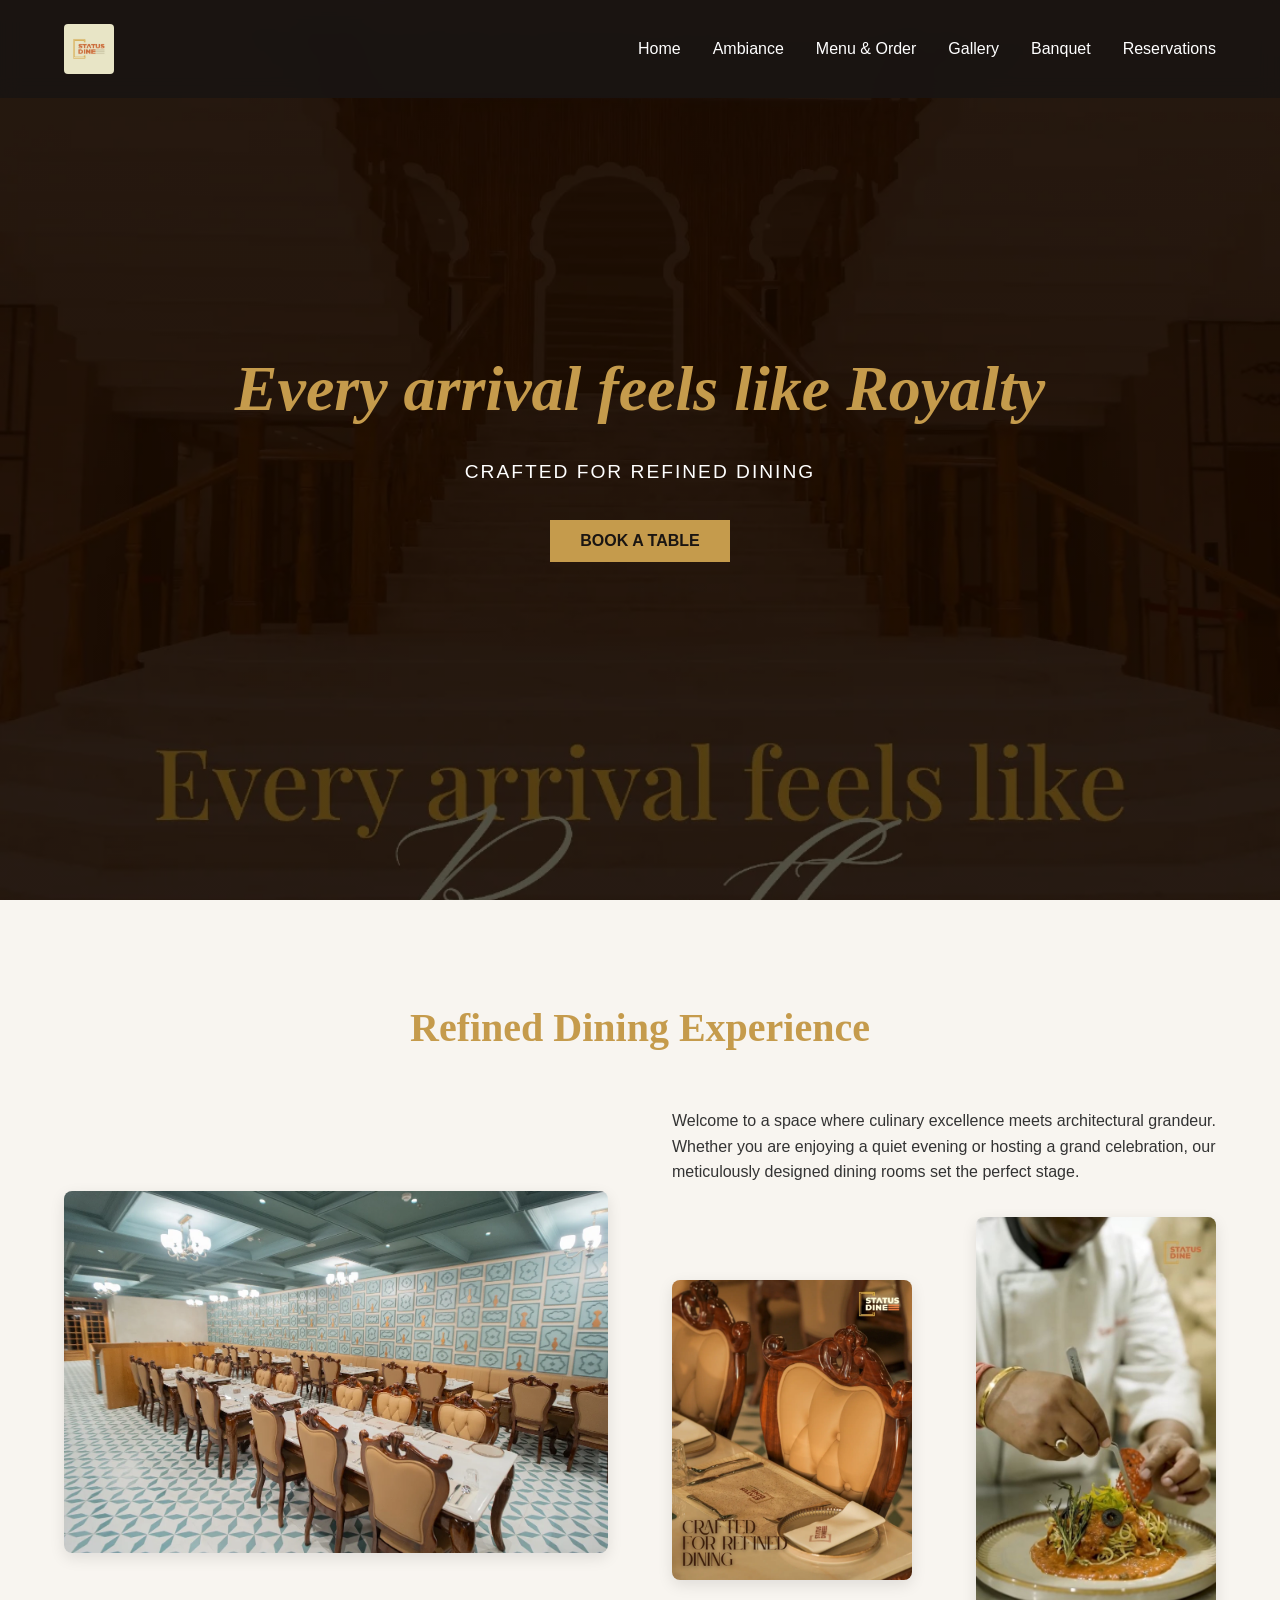
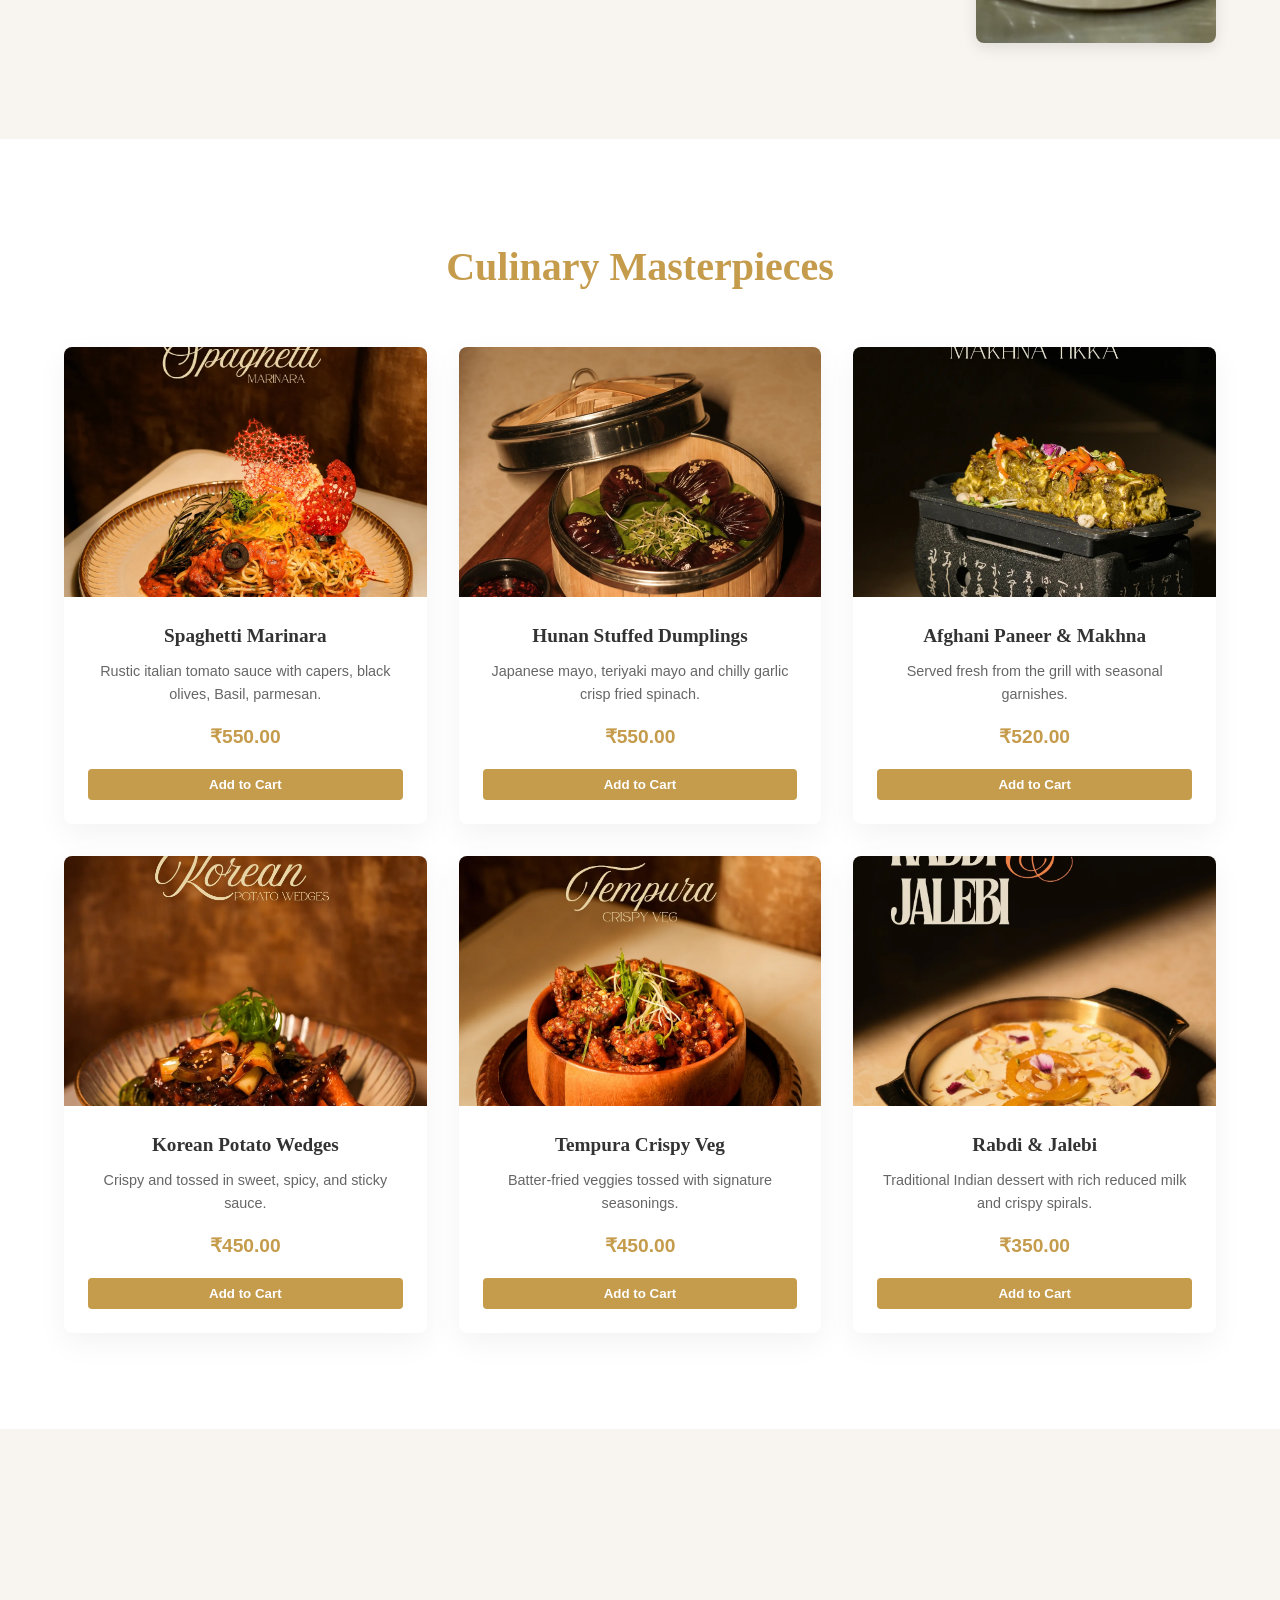
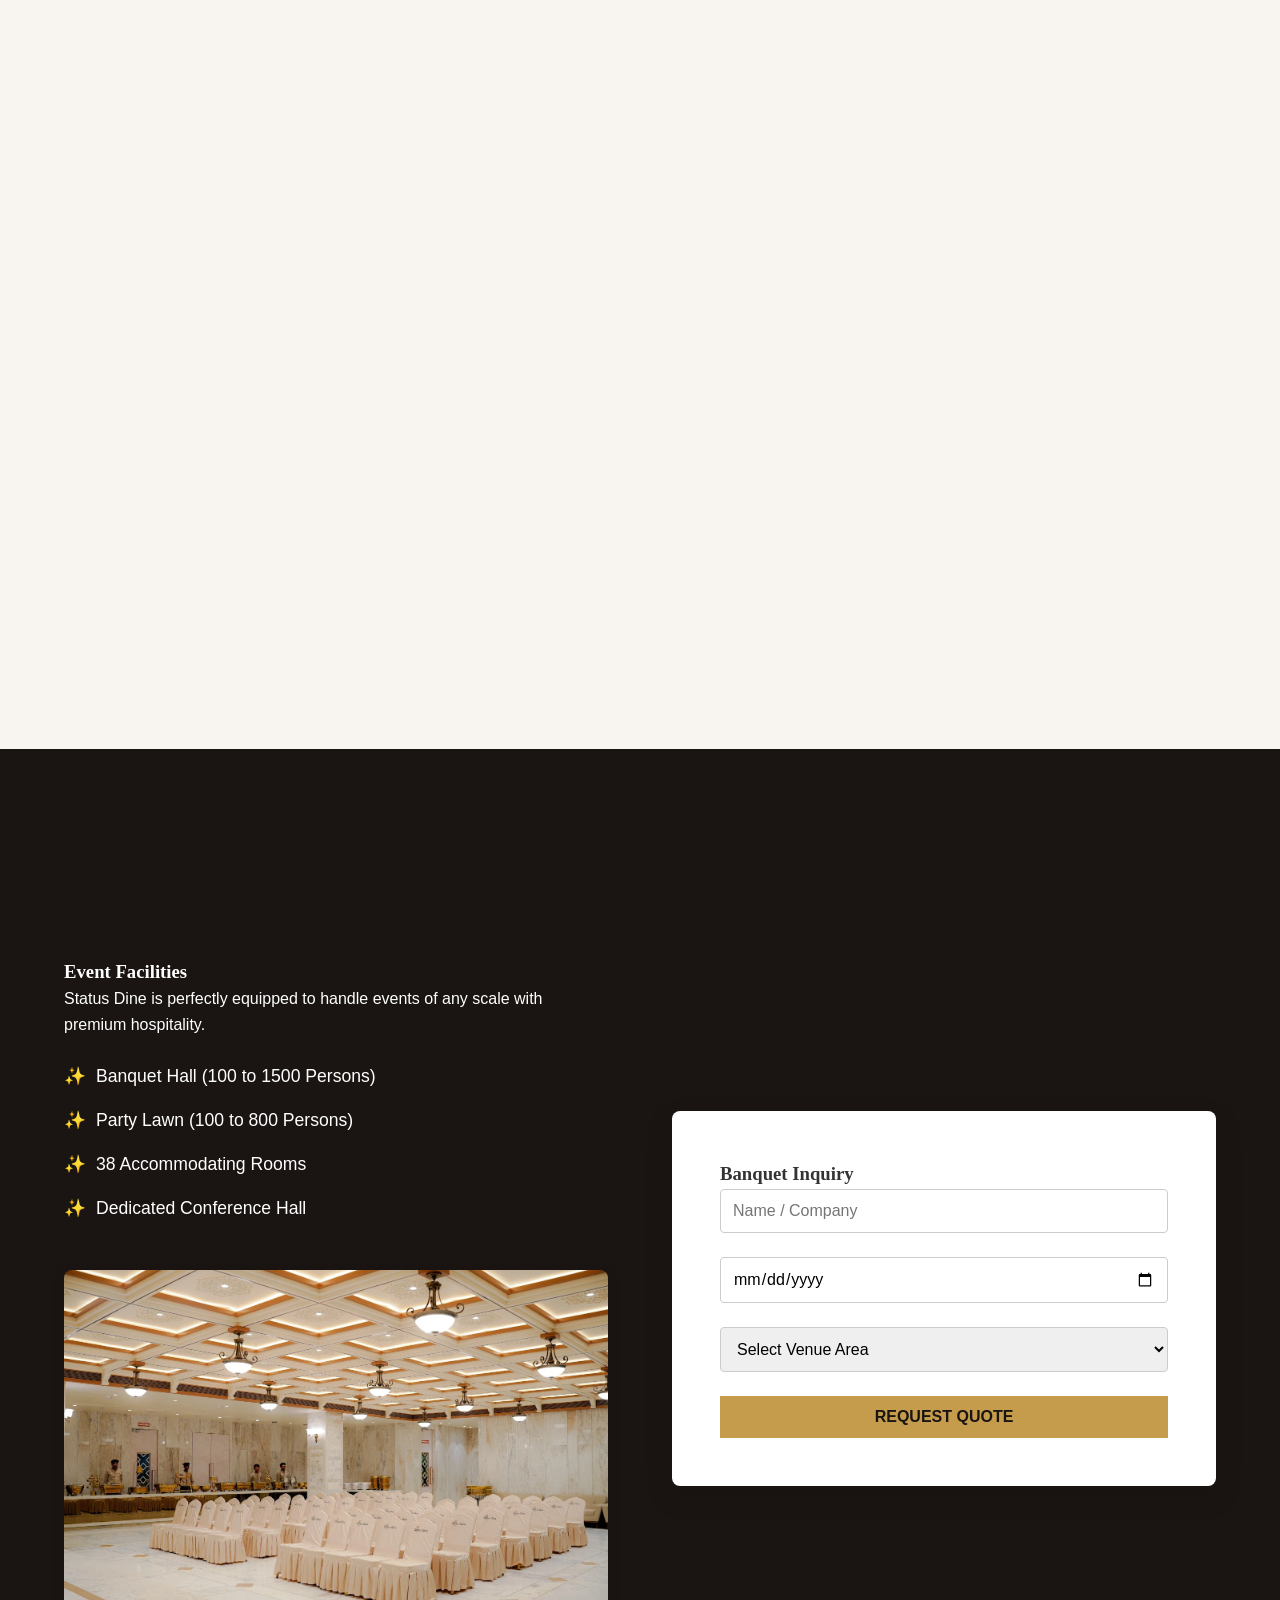
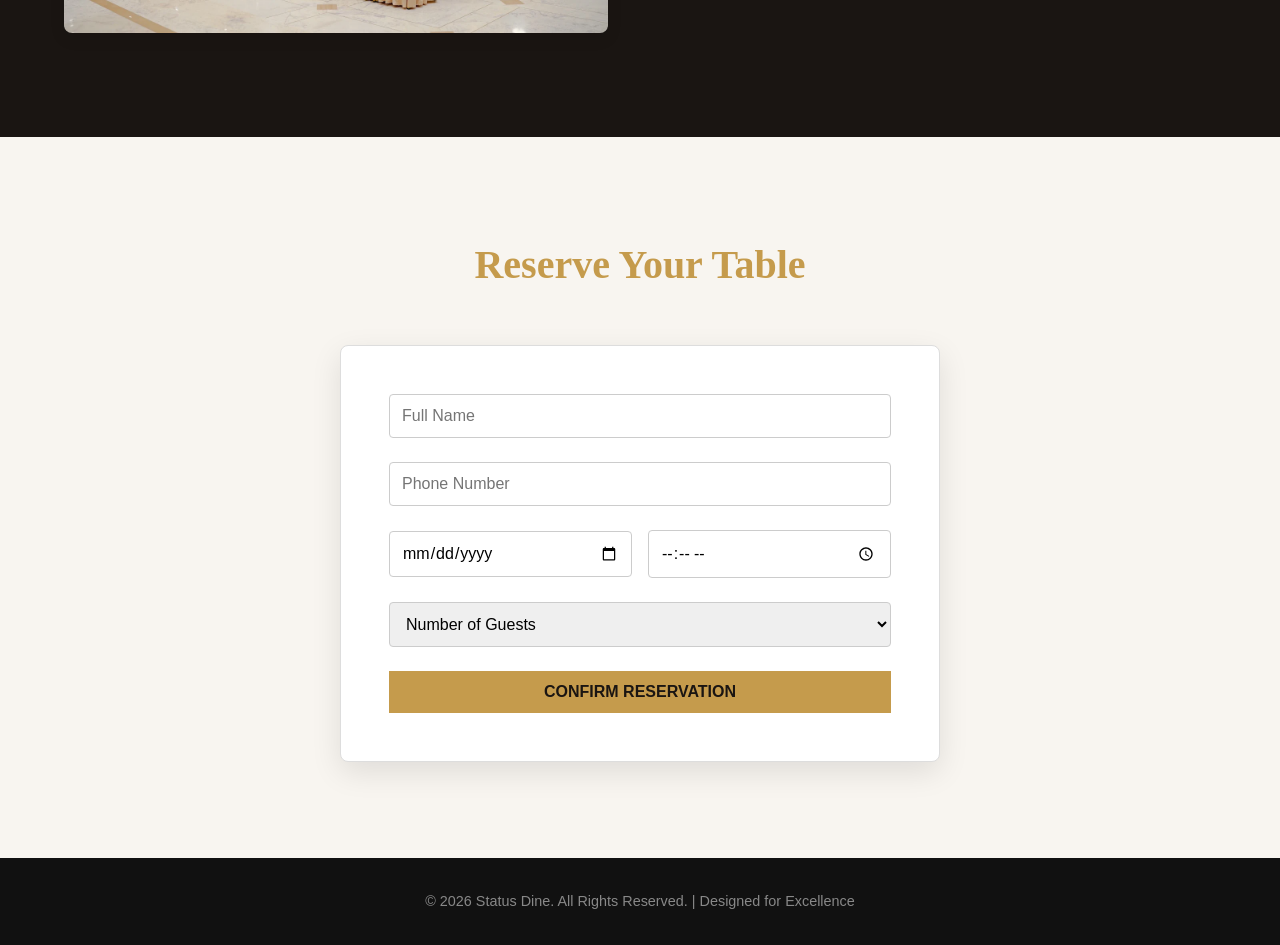
<file: photo/index.html>
<!DOCTYPE html>
<html lang="en">
<head>
    <meta charset="UTF-8">
    <meta name="viewport" content="width=device-width, initial-scale=1.0">
    <title>Status Dine | Crafted For Refined Dining</title>
    <link rel="stylesheet" href="style.css">
</head>
<body>

    <!-- Navbar -->
    <nav id="navbar">
        <img src="logo.jpg" alt="Status Dine Logo" class="logo">
        <ul class="nav-links">
            <li><a href="#home">Home</a></li>
            <li><a href="#about">Ambiance</a></li>
            <li><a href="#order">Menu & Order</a></li>
            <li><a href="#gallery">Gallery</a></li>
            <li><a href="#banquet">Banquet</a></li>
            <li><a href="#reserve">Reservations</a></li>
        </ul>
    </nav>

    <!-- Hero Section -->
    <section id="home" class="hero">
        <div class="hidden">
            <h1>Every arrival feels like Royalty</h1>
            <p>CRAFTED FOR REFINED DINING</p>
            <button class="btn" onclick="document.getElementById('reserve').scrollIntoView();">Book a Table</button>
        </div>
    </section>

    <!-- Ambiance & Craftsmanship Section -->
    <section id="about">
        <h2 class="section-title hidden">Refined Dining Experience</h2>
        <div class="grid-2">
            <div class="hidden">
                <img src="f6.webp" alt="Status Dine Interior" class="rounded-img">
            </div>
            <div class="hidden">
                <p>Welcome to a space where culinary excellence meets architectural grandeur. Whether you are enjoying a quiet evening or hosting a grand celebration, our meticulously designed dining rooms set the perfect stage.</p>
                <div class="grid-2" style="margin-top: 2rem;">
                    <img src="f1.webp" alt="Table Setting" class="rounded-img">
                    <img src="f2.jpg" alt="Chef Plating" class="rounded-img">
                </div>
            </div>
        </div>
    </section>

    <!-- Online Ordering (Highlights) -->
    <section id="order" class="bg-light">
        <h2 class="section-title hidden">Culinary Masterpieces</h2>
        <div class="grid-3">
            <div class="menu-card hidden">
                <img src="r13.webp" alt="Spaghetti Marinara">
                <div class="card-content">
                    <h3>Spaghetti Marinara</h3>
                    <p class="desc">Rustic italian tomato sauce with capers, black olives, Basil, parmesan.</p>
                    <p class="price">₹550.00</p>
                    <button class="btn-small" onclick="addToCart('Spaghetti Marinara')">Add to Cart</button>
                </div>
            </div>
            <div class="menu-card hidden">
                <img src="r11.webp" alt="Hunan Veggies Stuffed Dumplings">
                <div class="card-content">
                    <h3>Hunan Stuffed Dumplings</h3>
                    <p class="desc">Japanese mayo, teriyaki mayo and chilly garlic crisp fried spinach.</p>
                    <p class="price">₹550.00</p>
                    <button class="btn-small" onclick="addToCart('Stuffed Dumplings')">Add to Cart</button>
                </div>
            </div>
            <div class="menu-card hidden">
                <img src="r4.webp" alt="Afghani Paneer & Makhna Tikka">
                <div class="card-content">
                    <h3>Afghani Paneer & Makhna</h3>
                    <p class="desc">Served fresh from the grill with seasonal garnishes.</p>
                    <p class="price">₹520.00</p>
                    <button class="btn-small" onclick="addToCart('Afghani Paneer')">Add to Cart</button>
                </div>
            </div>
            <div class="menu-card hidden">
                <img src="r5.webp" alt="Korean Potato Wedges">
                <div class="card-content">
                    <h3>Korean Potato Wedges</h3>
                    <p class="desc">Crispy and tossed in sweet, spicy, and sticky sauce.</p>
                    <p class="price">₹450.00</p>
                    <button class="btn-small" onclick="addToCart('Korean Wedges')">Add to Cart</button>
                </div>
            </div>
            <div class="menu-card hidden">
                <img src="r14.webp" alt="Tempura Crispy Veg">
                <div class="card-content">
                    <h3>Tempura Crispy Veg</h3>
                    <p class="desc">Batter-fried veggies tossed with signature seasonings.</p>
                    <p class="price">₹450.00</p>
                    <button class="btn-small" onclick="addToCart('Tempura Veg')">Add to Cart</button>
                </div>
            </div>
            <div class="menu-card hidden">
                <img src="r12.webp" alt="Rabdi & Jalebi">
                <div class="card-content">
                    <h3>Rabdi & Jalebi</h3>
                    <p class="desc">Traditional Indian dessert with rich reduced milk and crispy spirals.</p>
                    <p class="price">₹350.00</p>
                    <button class="btn-small" onclick="addToCart('Rabdi Jalebi')">Add to Cart</button>
                </div>
            </div>
        </div>
    </section>

    <!-- Full Photo Gallery -->
    <section id="gallery">
        <h2 class="section-title hidden">Our Signature Collection</h2>
        <div class="gallery-grid hidden">
            <img src="r7.webp" alt="Chaat Special" class="gallery-img">
            <img src="r8.webp" alt="Paneer Tikka" class="gallery-img">
            <img src="r9.webp" alt="Chocolate Beverage" class="gallery-img">
            <img src="r10.webp" alt="Global Sizzler Platter" class="gallery-img">
            <img src="r3.webp" alt="Wok Tossed Veggies" class="gallery-img">
            <img src="f4.webp" alt="Night Exterior View" class="gallery-img">
        </div>
    </section>

    <!-- Banquet Booking -->
    <section id="banquet" class="bg-dark">
        <h2 class="section-title hidden" style="color: var(--primary-gold);">Host Your Grand Event</h2>
        <div class="grid-2">
            <div class="banquet-info hidden">
                <h3>Event Facilities</h3>
                <p>Status Dine is perfectly equipped to handle events of any scale with premium hospitality.</p>
                <ul>
                    <li>Banquet Hall (100 to 1500 Persons)</li>
                    <li>Party Lawn (100 to 800 Persons)</li>
                    <li>38 Accommodating Rooms</li>
                    <li>Dedicated Conference Hall</li>
                </ul>
                <img src="f5.webp" alt="Banquet Setup" class="rounded-img" style="margin-top: 1.5rem;">
            </div>
            <div class="form-container hidden">
                <h3>Banquet Inquiry</h3>
                <form onsubmit="handleBanquet(event)">
                    <div class="form-group">
                        <input type="text" placeholder="Name / Company" required>
                    </div>
                    <div class="form-group">
                        <input type="date" required>
                    </div>
                    <div class="form-group">
                        <select required>
                            <option value="" disabled selected>Select Venue Area</option>
                            <option value="hall">Banquet Hall</option>
                            <option value="lawn">Party Lawn</option>
                            <option value="conference">Conference Hall</option>
                        </select>
                    </div>
                    <button type="submit" class="btn btn-full">Request Quote</button>
                </form>
            </div>
        </div>
    </section>

    <!-- Table Reservations -->
    <section id="reserve">
        <h2 class="section-title hidden">Reserve Your Table</h2>
        <div class="form-container hidden" style="max-width: 600px; margin: 0 auto; border: 1px solid #ddd;">
            <form onsubmit="handleReservation(event)">
                <div class="form-group">
                    <input type="text" placeholder="Full Name" required>
                </div>
                <div class="form-group">
                    <input type="tel" placeholder="Phone Number" required>
                </div>
                <div class="grid-2" style="gap: 1rem;">
                    <div class="form-group">
                        <input type="date" required>
                    </div>
                    <div class="form-group">
                        <input type="time" required>
                    </div>
                </div>
                <div class="form-group">
                    <select required>
                        <option value="" disabled selected>Number of Guests</option>
                        <option value="2">2 People</option>
                        <option value="4">4 People</option>
                        <option value="6">6 People</option>
                        <option value="8+">8+ People</option>
                    </select>
                </div>
                <button type="submit" class="btn btn-full">Confirm Reservation</button>
            </form>
        </div>
    </section>

    <!-- Footer -->
    <footer>
        <p>&copy; 2026 Status Dine. All Rights Reserved. | Designed for Excellence</p>
    </footer>

    <script src="script.js"></script>
</body>
</html>
</file>
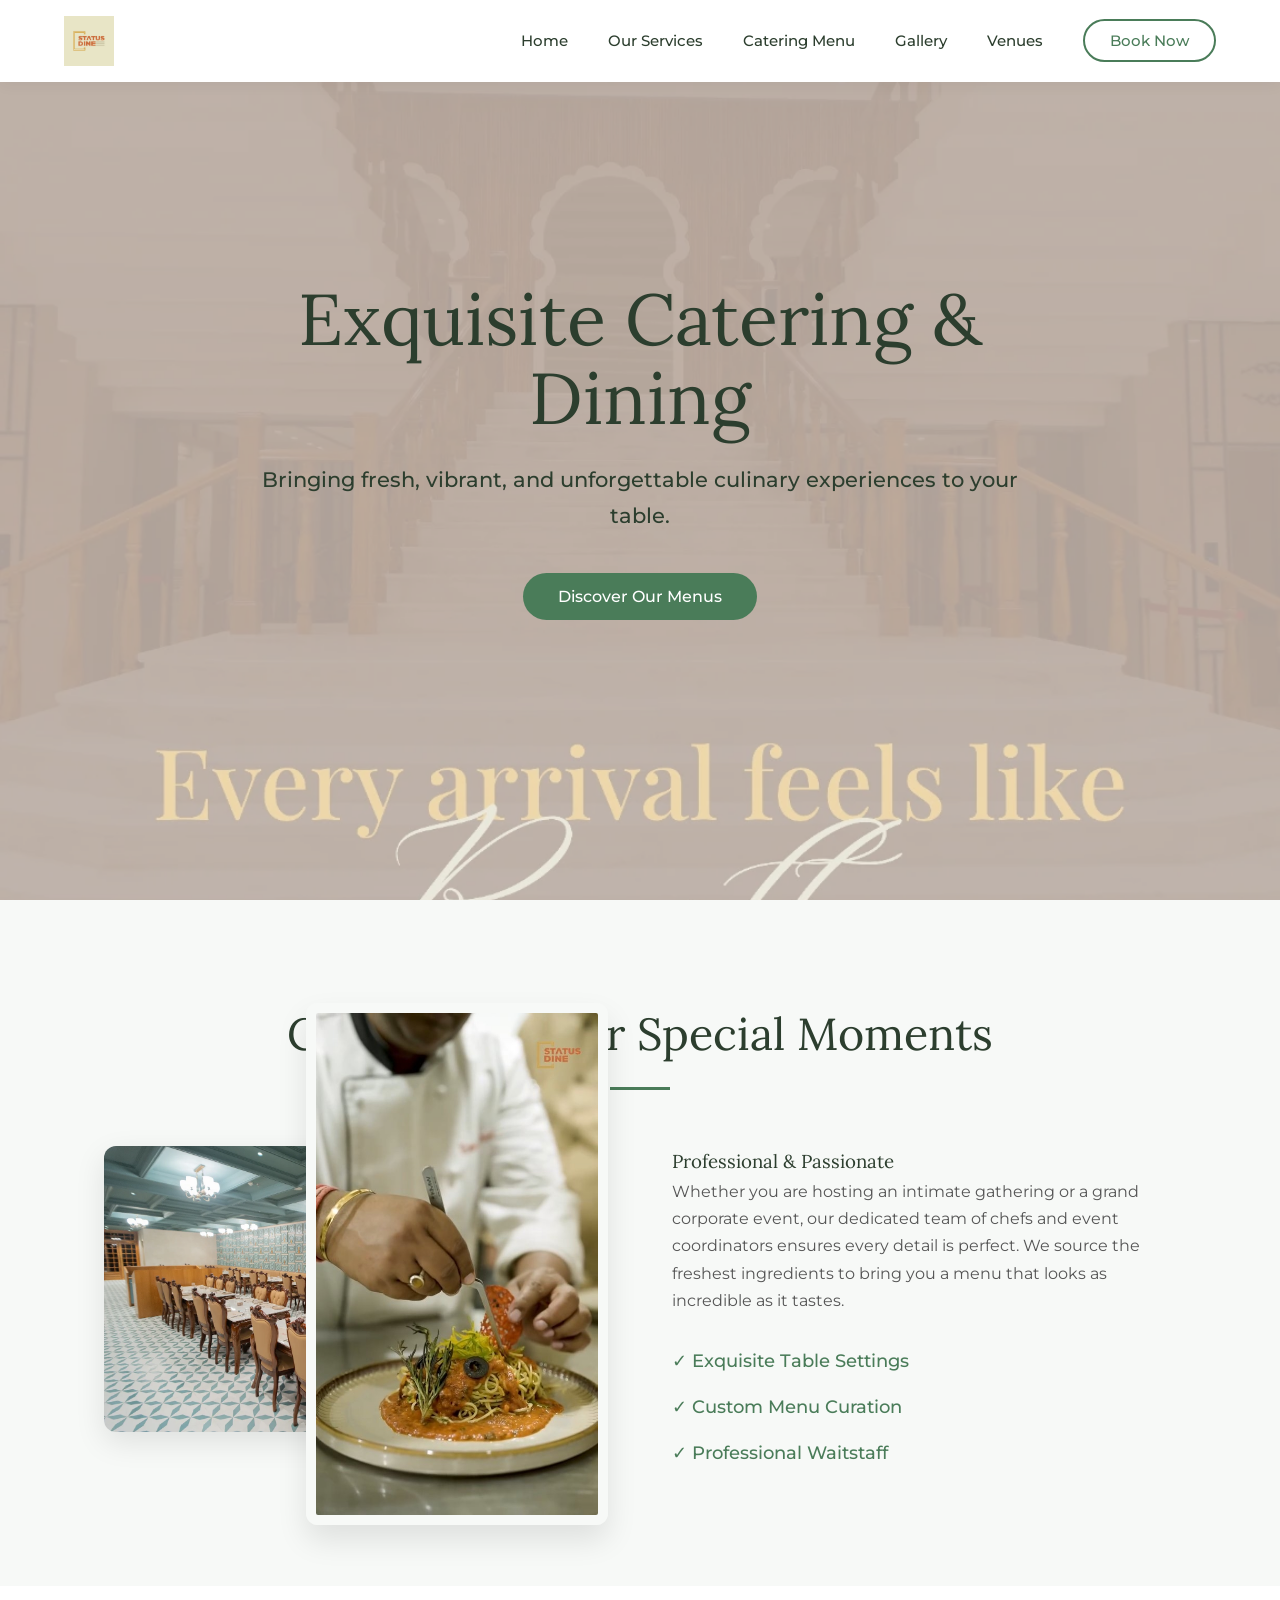
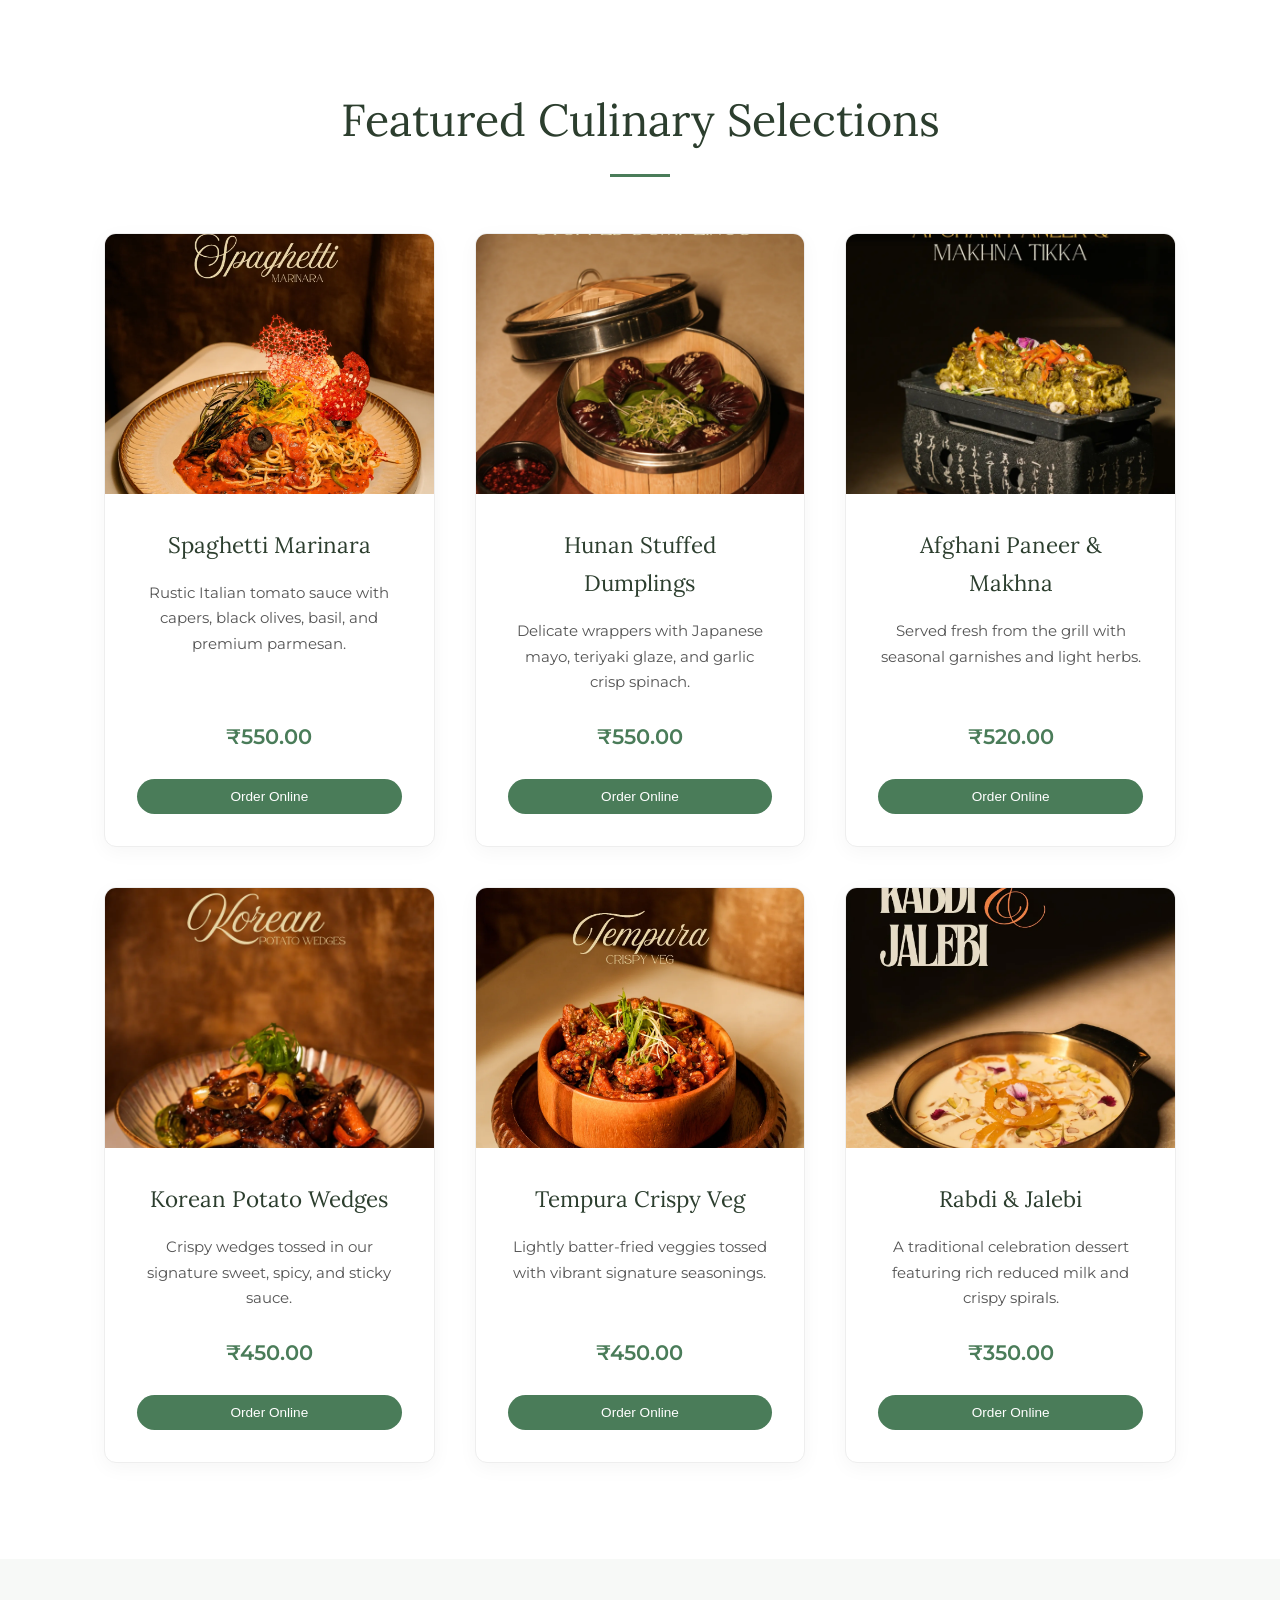
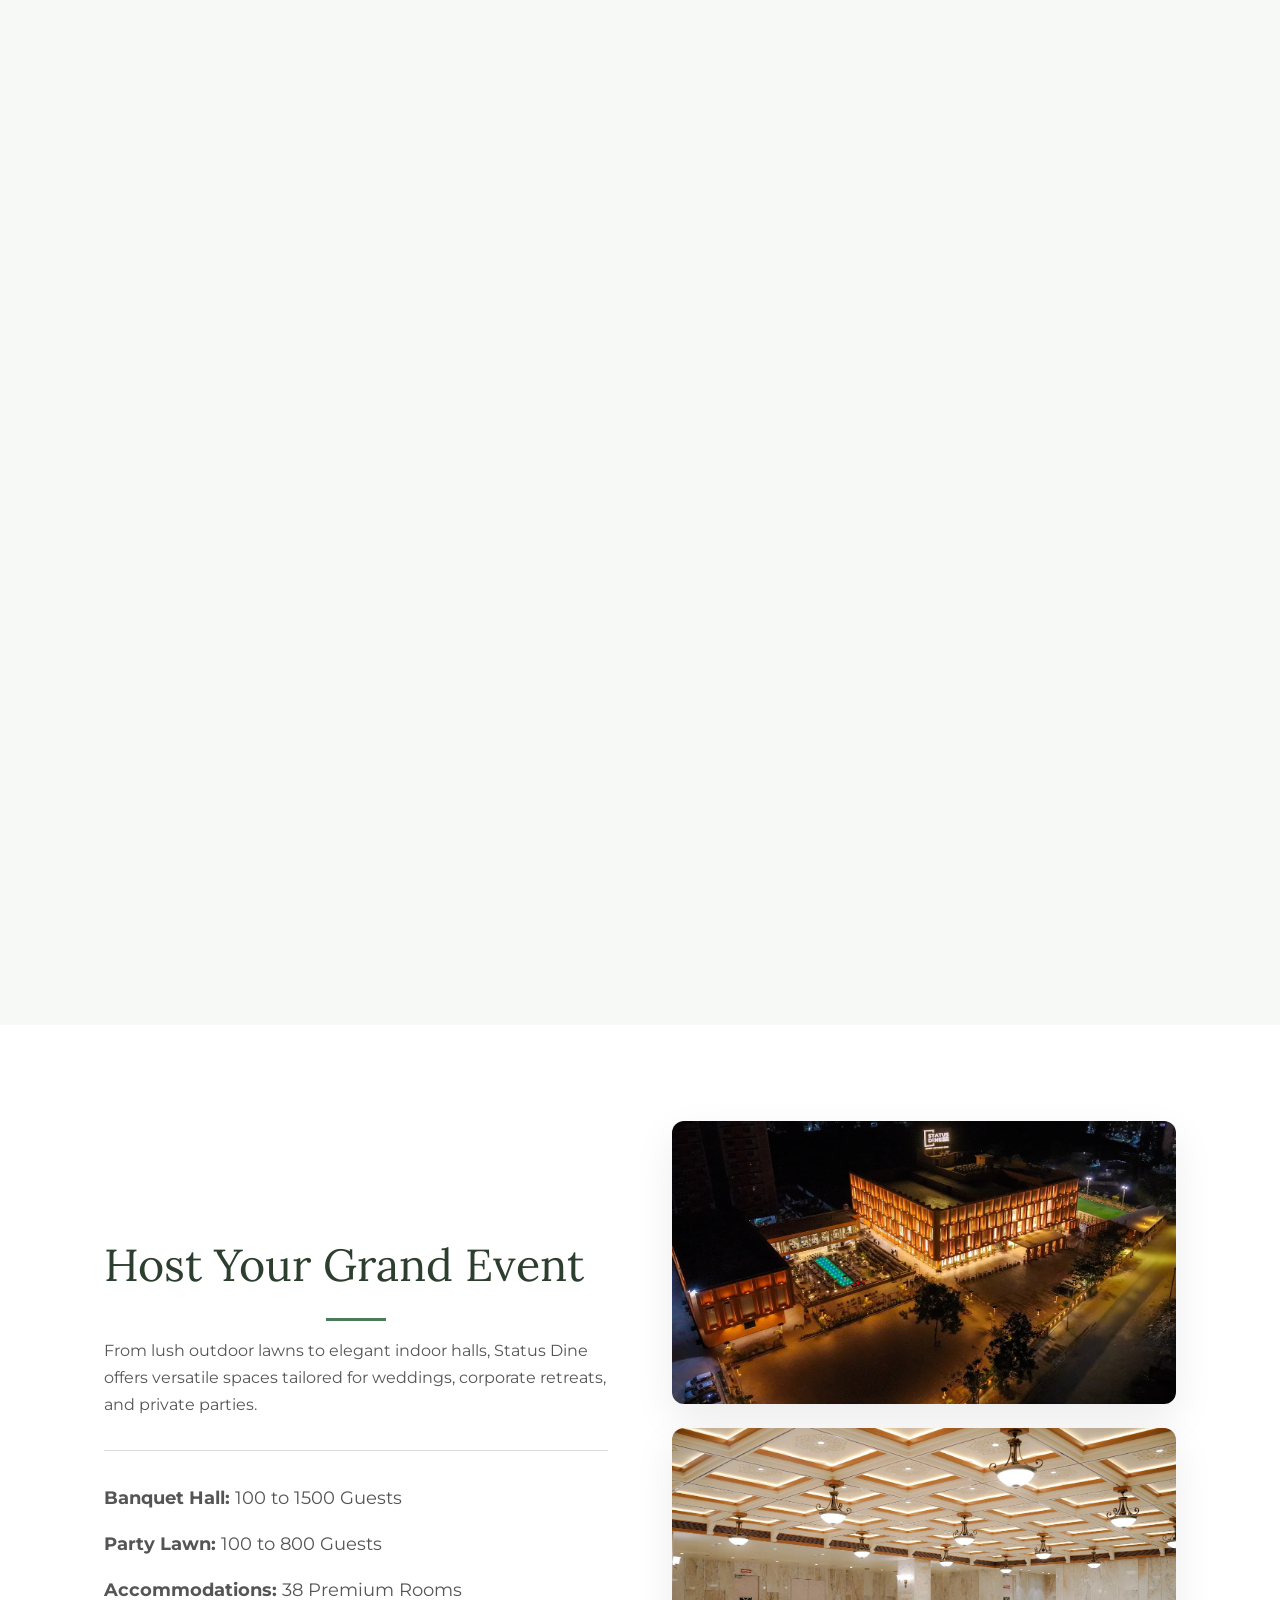
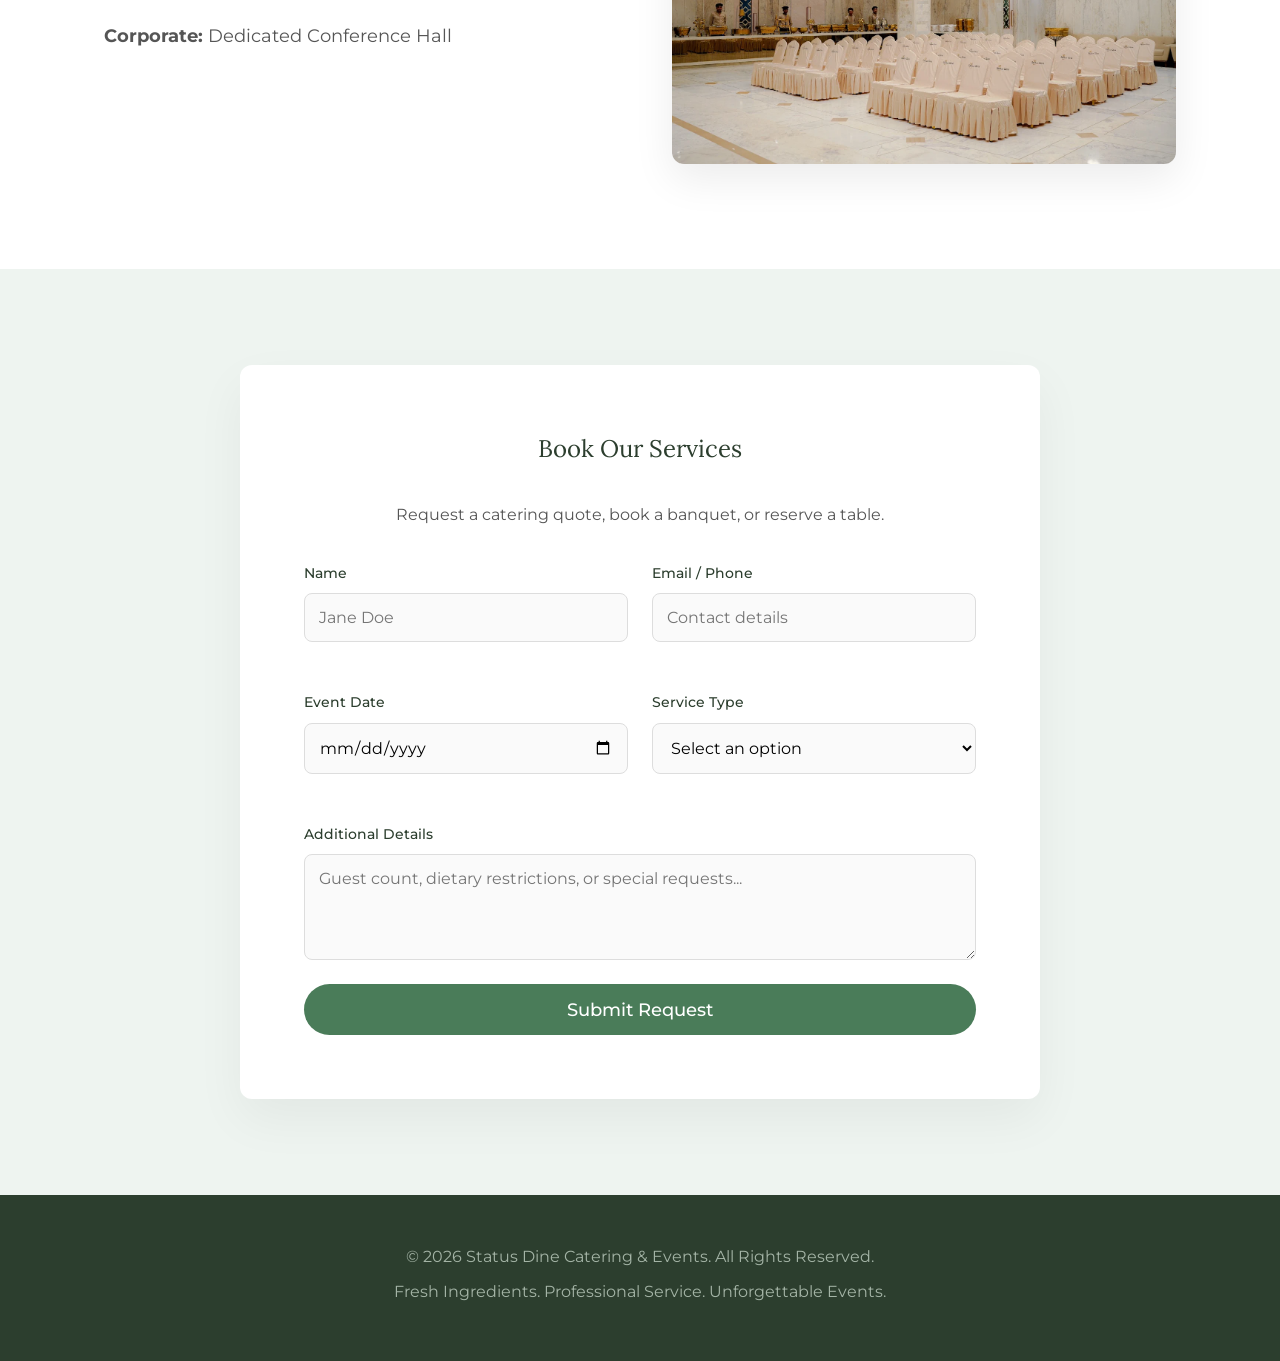
<file: project main2/index.html>
<!DOCTYPE html>
<html lang="en">
<head>
    <meta charset="UTF-8">
    <meta name="viewport" content="width=device-width, initial-scale=1.0">
    <title>Status Dine | Professional Catering & Dining</title>
    <link rel="stylesheet" href="style.css">
    <!-- Using Google Fonts for that clean Wix look -->
    <link href="https://fonts.googleapis.com/css2?family=Lora:ital,wght@0,400;0,600;1,400&family=Montserrat:wght@300;400;500;600&display=swap" rel="stylesheet">
</head>
<body>

    <!-- Header / Navbar -->
    <header id="navbar">
        <div class="nav-container">
            <img src="logo.jpg" alt="Status Dine Logo" class="logo">
            <nav>
                <ul class="nav-links">
                    <li><a href="#home">Home</a></li>
                    <li><a href="#services">Our Services</a></li>
                    <li><a href="#menu">Catering Menu</a></li>
                    <li><a href="#gallery">Gallery</a></li>
                    <li><a href="#banquet">Venues</a></li>
                    <li><a href="#contact" class="btn-outline">Book Now</a></li>
                </ul>
            </nav>
        </div>
    </header>

    <!-- Hero Section -->
    <section id="home" class="hero">
        <div class="hero-overlay"></div>
        <div class="hero-content hidden">
            <h1>Exquisite Catering & Dining</h1>
            <p>Bringing fresh, vibrant, and unforgettable culinary experiences to your table.</p>
            <button class="btn" onclick="document.getElementById('services').scrollIntoView();">Discover Our Menus</button>
        </div>
    </section>

    <!-- Services / Ambiance Section -->
    <section id="services" class="bg-offwhite">
        <div class="container">
            <h2 class="section-title hidden">Crafted for Your Special Moments</h2>
            <div class="grid-2">
                <div class="hidden image-collage">
                    <img src="f6.webp" alt="Status Dine Interior" class="main-img">
                    <img src="f2.jpg" alt="Chef Plating" class="overlay-img">
                </div>
                <div class="hidden text-content">
                    <h3>Professional & Passionate</h3>
                    <p>Whether you are hosting an intimate gathering or a grand corporate event, our dedicated team of chefs and event coordinators ensures every detail is perfect. We source the freshest ingredients to bring you a menu that looks as incredible as it tastes.</p>
                    <ul class="service-list">
                        <li>✓ Exquisite Table Settings</li>
                        <li>✓ Custom Menu Curation</li>
                        <li>✓ Professional Waitstaff</li>
                    </ul>
                </div>
            </div>
        </div>
    </section>

    <!-- Catering Menu Section -->
    <section id="menu">
        <div class="container">
            <h2 class="section-title hidden">Featured Culinary Selections</h2>
            <div class="grid-3">
                <div class="menu-card hidden">
                    <div class="img-wrapper"><img src="r13.webp" alt="Spaghetti Marinara"></div>
                    <div class="card-content">
                        <h3>Spaghetti Marinara</h3>
                        <p class="desc">Rustic Italian tomato sauce with capers, black olives, basil, and premium parmesan.</p>
                        <p class="price">₹550.00</p>
                        <button class="btn-small" onclick="addToCart('Spaghetti Marinara')">Order Online</button>
                    </div>
                </div>
                <div class="menu-card hidden">
                    <div class="img-wrapper"><img src="r11.webp" alt="Hunan Veggies Stuffed Dumplings"></div>
                    <div class="card-content">
                        <h3>Hunan Stuffed Dumplings</h3>
                        <p class="desc">Delicate wrappers with Japanese mayo, teriyaki glaze, and garlic crisp spinach.</p>
                        <p class="price">₹550.00</p>
                        <button class="btn-small" onclick="addToCart('Stuffed Dumplings')">Order Online</button>
                    </div>
                </div>
                <div class="menu-card hidden">
                    <div class="img-wrapper"><img src="r4.webp" alt="Afghani Paneer & Makhna Tikka"></div>
                    <div class="card-content">
                        <h3>Afghani Paneer & Makhna</h3>
                        <p class="desc">Served fresh from the grill with seasonal garnishes and light herbs.</p>
                        <p class="price">₹520.00</p>
                        <button class="btn-small" onclick="addToCart('Afghani Paneer')">Order Online</button>
                    </div>
                </div>
                <div class="menu-card hidden">
                    <div class="img-wrapper"><img src="r5.webp" alt="Korean Potato Wedges"></div>
                    <div class="card-content">
                        <h3>Korean Potato Wedges</h3>
                        <p class="desc">Crispy wedges tossed in our signature sweet, spicy, and sticky sauce.</p>
                        <p class="price">₹450.00</p>
                        <button class="btn-small" onclick="addToCart('Korean Wedges')">Order Online</button>
                    </div>
                </div>
                <div class="menu-card hidden">
                    <div class="img-wrapper"><img src="r14.webp" alt="Tempura Crispy Veg"></div>
                    <div class="card-content">
                        <h3>Tempura Crispy Veg</h3>
                        <p class="desc">Lightly batter-fried veggies tossed with vibrant signature seasonings.</p>
                        <p class="price">₹450.00</p>
                        <button class="btn-small" onclick="addToCart('Tempura Veg')">Order Online</button>
                    </div>
                </div>
                <div class="menu-card hidden">
                    <div class="img-wrapper"><img src="r12.webp" alt="Rabdi & Jalebi"></div>
                    <div class="card-content">
                        <h3>Rabdi & Jalebi</h3>
                        <p class="desc">A traditional celebration dessert featuring rich reduced milk and crispy spirals.</p>
                        <p class="price">₹350.00</p>
                        <button class="btn-small" onclick="addToCart('Rabdi Jalebi')">Order Online</button>
                    </div>
                </div>
            </div>
        </div>
    </section>

    <!-- Photo Gallery -->
    <section id="gallery" class="bg-offwhite">
        <div class="container">
            <h2 class="section-title hidden">A Feast for the Eyes</h2>
            <div class="gallery-grid hidden">
                <img src="r7.webp" alt="Chaat Special" class="gallery-img">
                <img src="r8.webp" alt="Paneer Tikka" class="gallery-img">
                <img src="r9.webp" alt="Chocolate Beverage" class="gallery-img">
                <img src="r10.webp" alt="Global Sizzler Platter" class="gallery-img">
                <img src="r3.webp" alt="Wok Tossed Veggies" class="gallery-img">
                <img src="f1.webp" alt="Refined Table Setting" class="gallery-img">
            </div>
        </div>
    </section>

    <!-- Banquet & Venues -->
    <section id="banquet">
        <div class="container">
            <div class="grid-2 align-center">
                <div class="venue-text hidden">
                    <h2 class="section-title" style="text-align: left; margin-bottom: 1rem;">Host Your Grand Event</h2>
                    <p>From lush outdoor lawns to elegant indoor halls, Status Dine offers versatile spaces tailored for weddings, corporate retreats, and private parties.</p>
                    <ul class="venue-list">
                        <li><strong>Banquet Hall:</strong> 100 to 1500 Guests</li>
                        <li><strong>Party Lawn:</strong> 100 to 800 Guests</li>
                        <li><strong>Accommodations:</strong> 38 Premium Rooms</li>
                        <li><strong>Corporate:</strong> Dedicated Conference Hall</li>
                    </ul>
                </div>
                <div class="hidden">
                    <img src="f4.webp" alt="Night Exterior View" class="rounded-img shadow-lg" style="margin-bottom: 1rem;">
                    <img src="f5.webp" alt="Banquet Setup" class="rounded-img shadow-lg">
                </div>
            </div>
        </div>
    </section>

    <!-- Contact & Booking Form -->
    <section id="contact" class="bg-green">
        <div class="container">
            <div class="form-wrapper hidden">
                <h2 style="text-align: center; margin-bottom: 2rem; color: var(--text-dark);">Book Our Services</h2>
                <p style="text-align: center; margin-bottom: 2rem; color: #555;">Request a catering quote, book a banquet, or reserve a table.</p>
                <form onsubmit="handleBooking(event)">
                    <div class="grid-2 form-grid">
                        <div class="form-group">
                            <label>Name</label>
                            <input type="text" placeholder="Jane Doe" required>
                        </div>
                        <div class="form-group">
                            <label>Email / Phone</label>
                            <input type="text" placeholder="Contact details" required>
                        </div>
                    </div>
                    <div class="grid-2 form-grid">
                        <div class="form-group">
                            <label>Event Date</label>
                            <input type="date" required>
                        </div>
                        <div class="form-group">
                            <label>Service Type</label>
                            <select required>
                                <option value="" disabled selected>Select an option</option>
                                <option value="catering">Off-site Catering</option>
                                <option value="banquet">Banquet Hall Booking</option>
                                <option value="lawn">Party Lawn Booking</option>
                                <option value="table">Table Reservation</option>
                            </select>
                        </div>
                    </div>
                    <div class="form-group">
                        <label>Additional Details</label>
                        <textarea rows="4" placeholder="Guest count, dietary restrictions, or special requests..."></textarea>
                    </div>
                    <button type="submit" class="btn btn-full">Submit Request</button>
                </form>
            </div>
        </div>
    </section>

    <!-- Footer -->
    <footer>
        <div class="container footer-content">
            <p>&copy; 2026 Status Dine Catering & Events. All Rights Reserved.</p>
            <p>Fresh Ingredients. Professional Service. Unforgettable Events.</p>
        </div>
    </footer>

    <script src="script.js"></script>
</body>
</html>
</file>
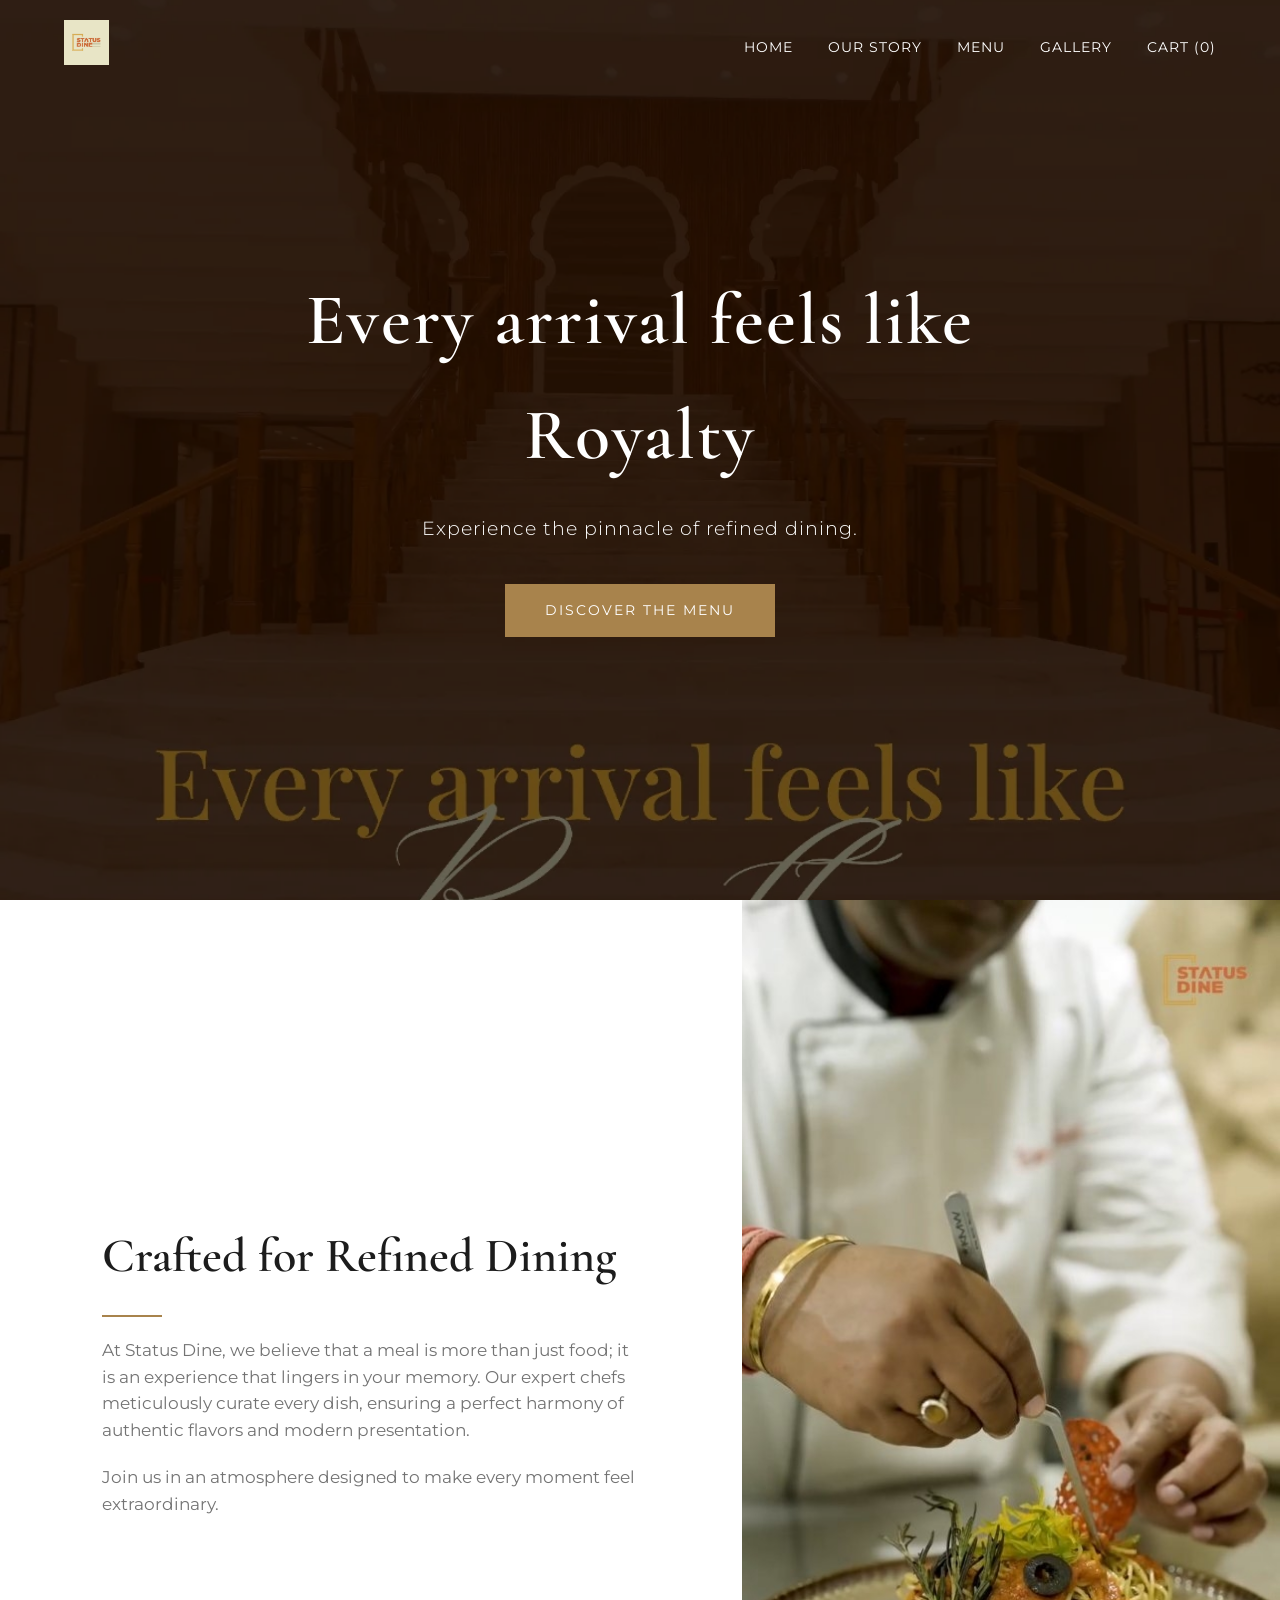
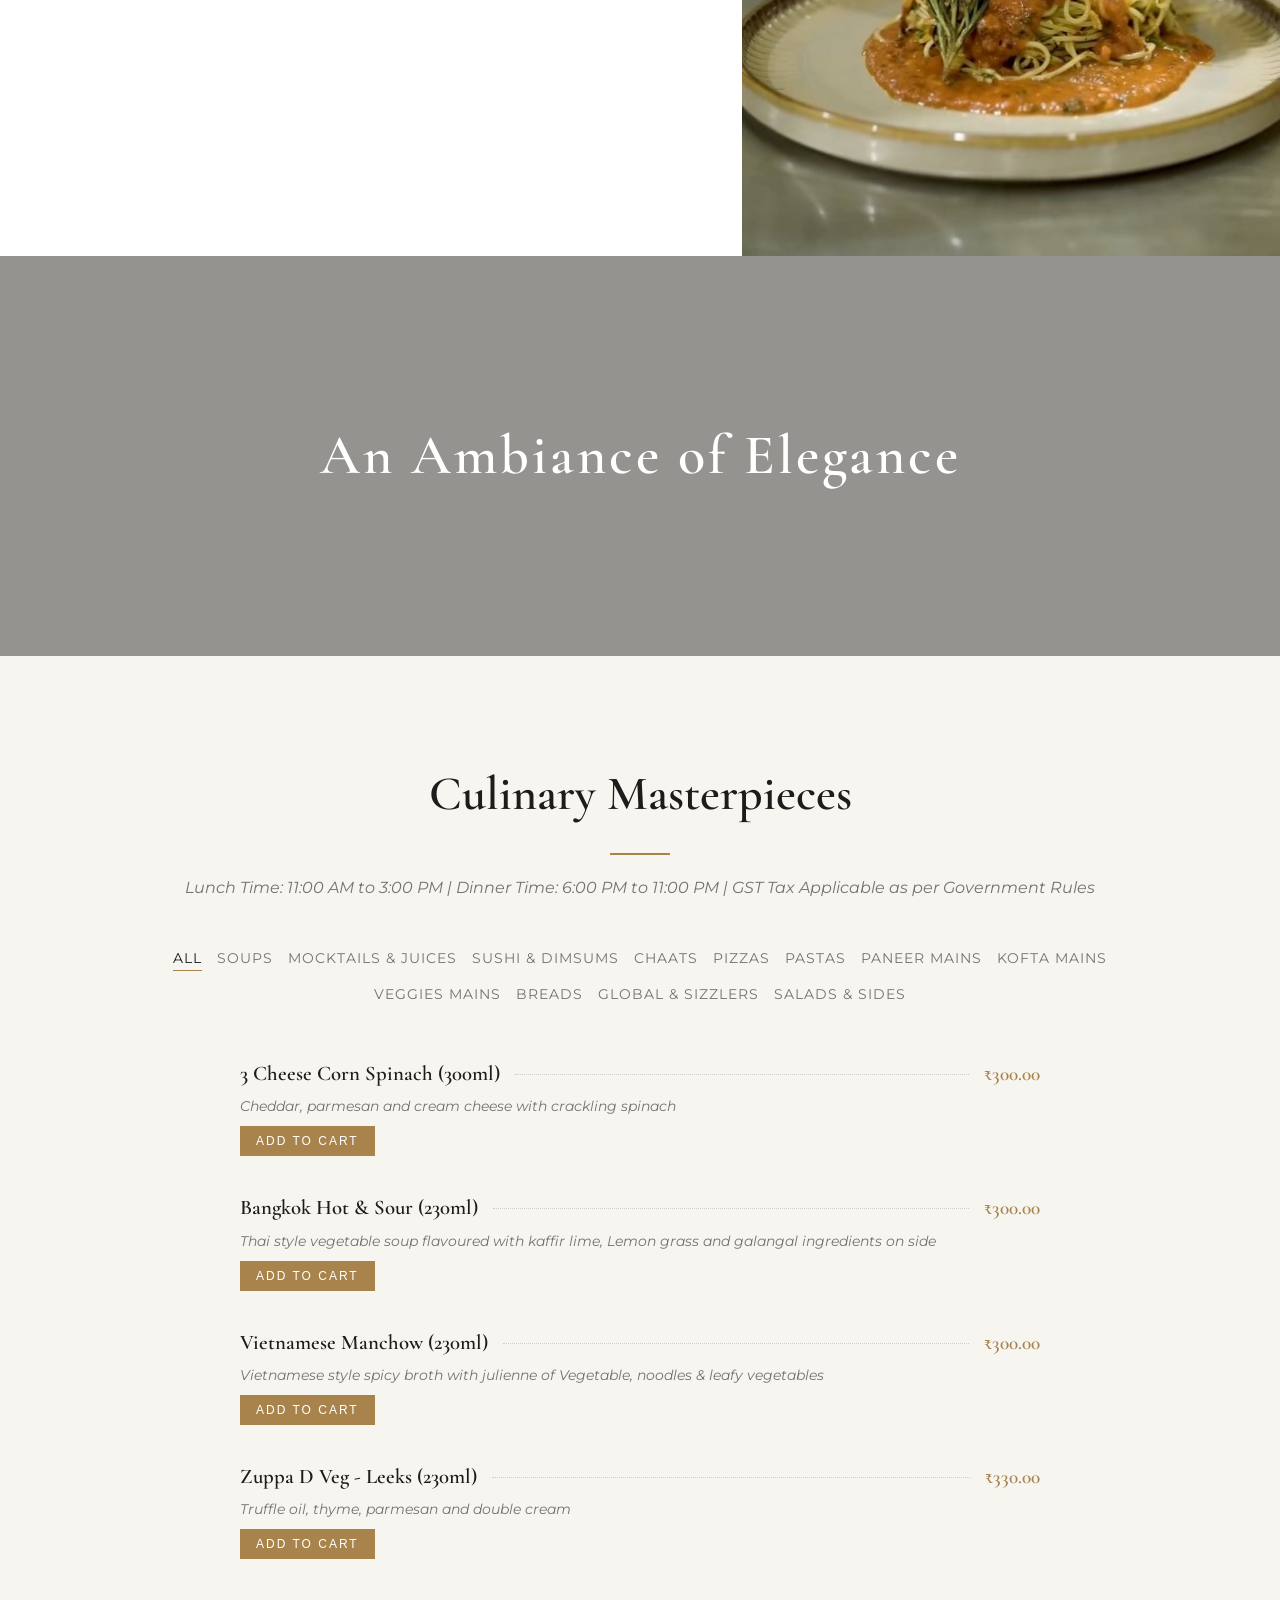
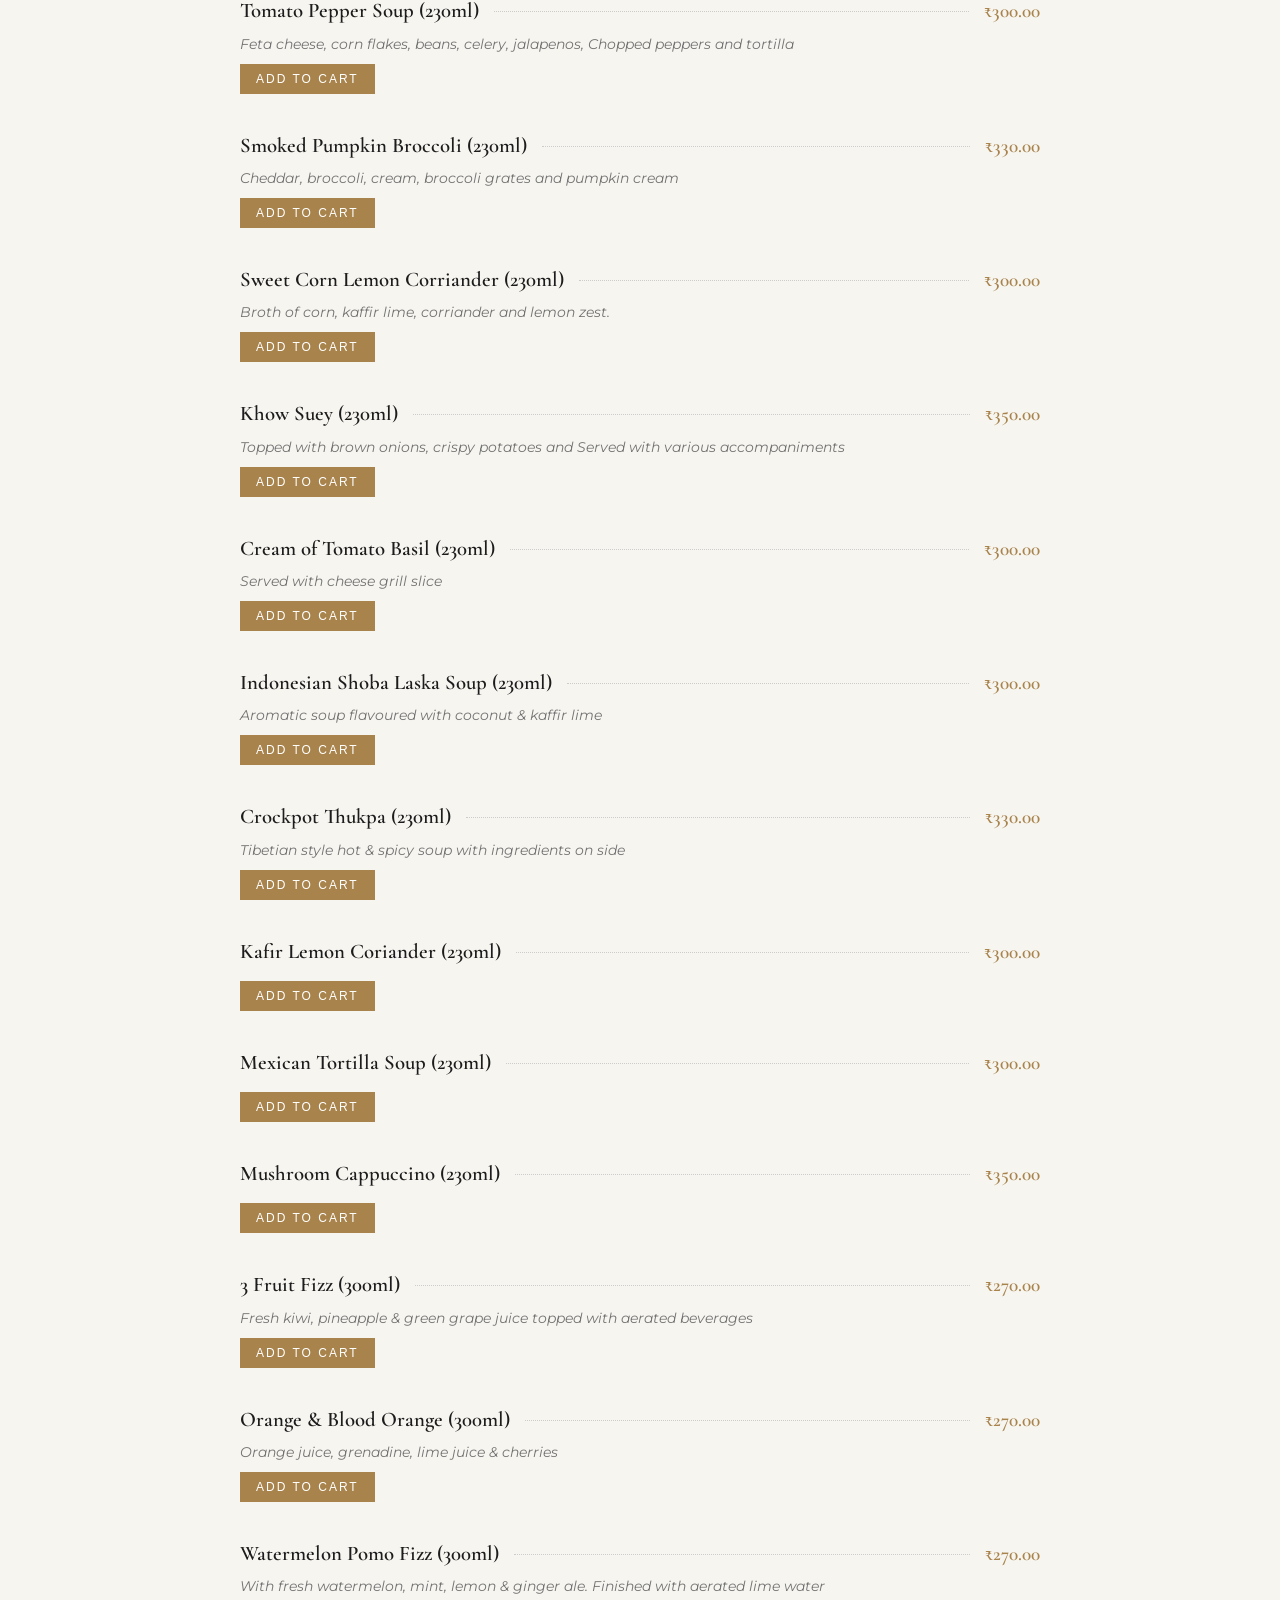
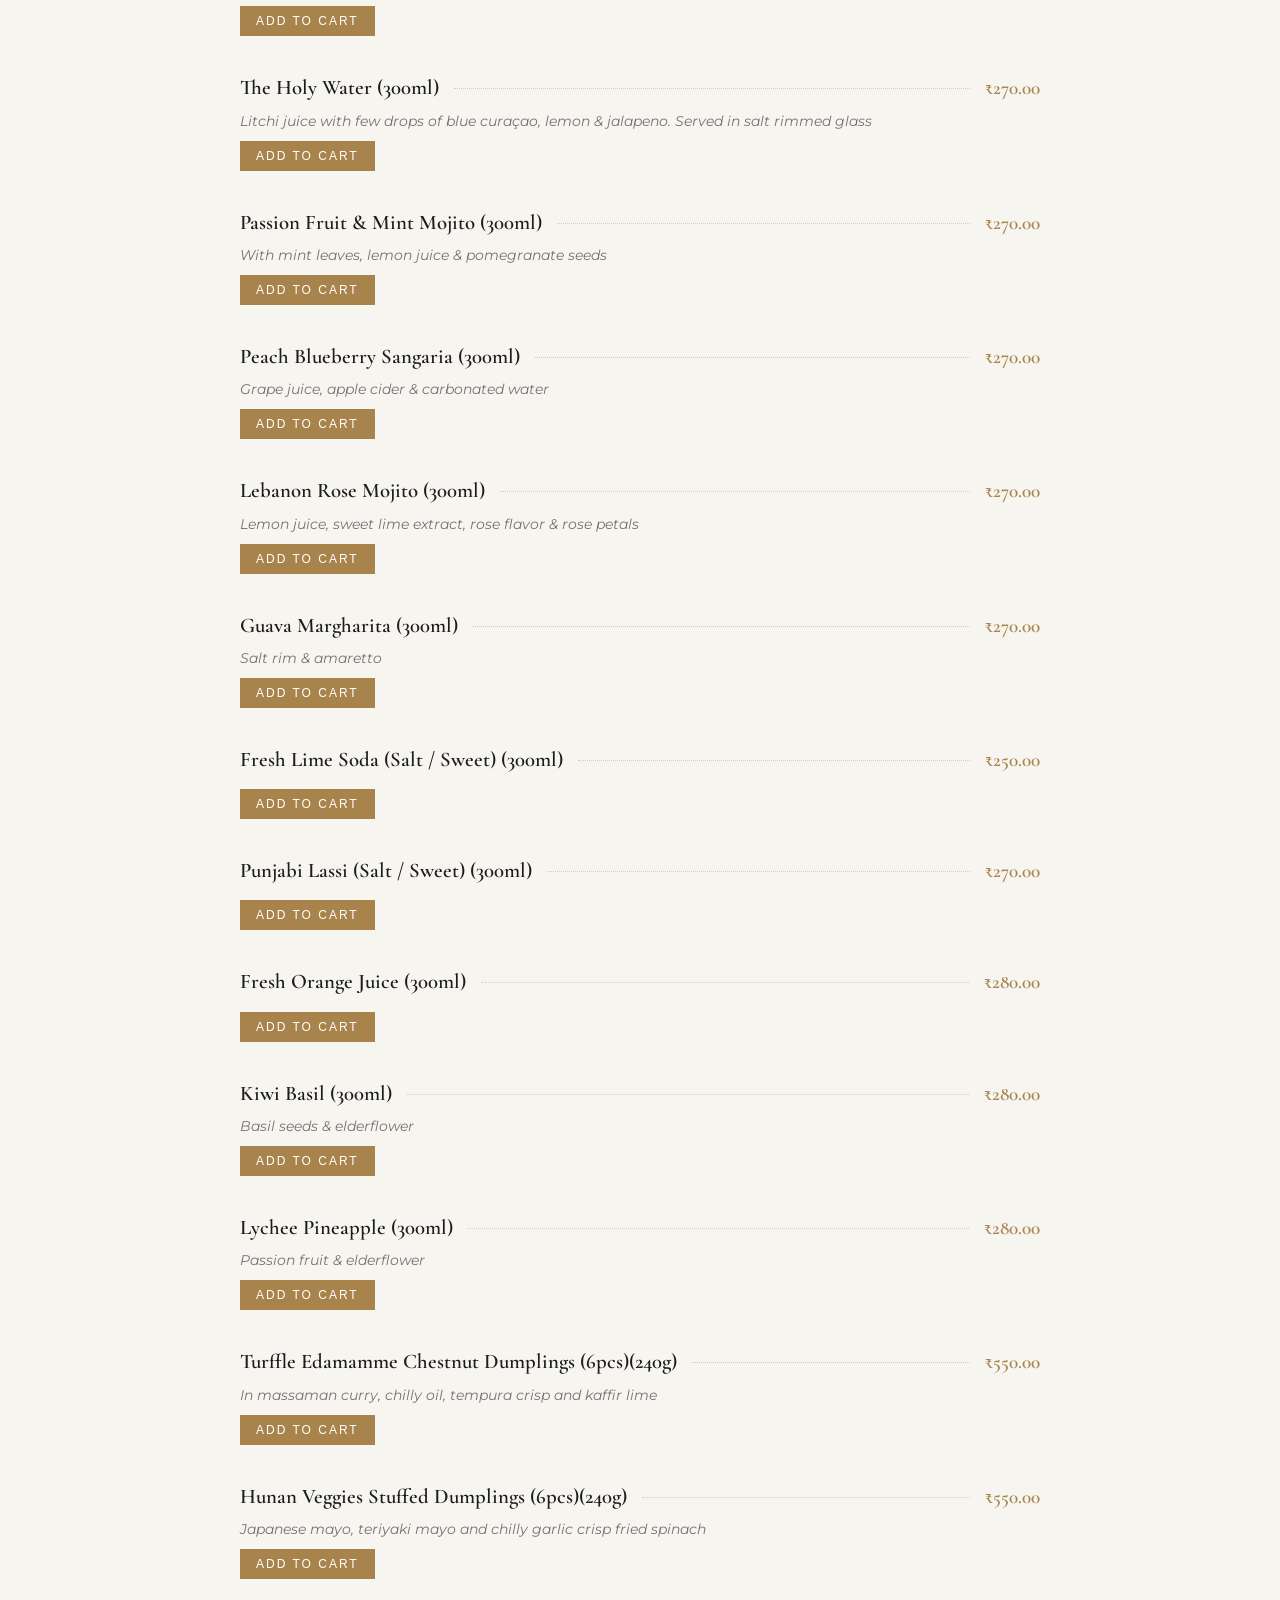
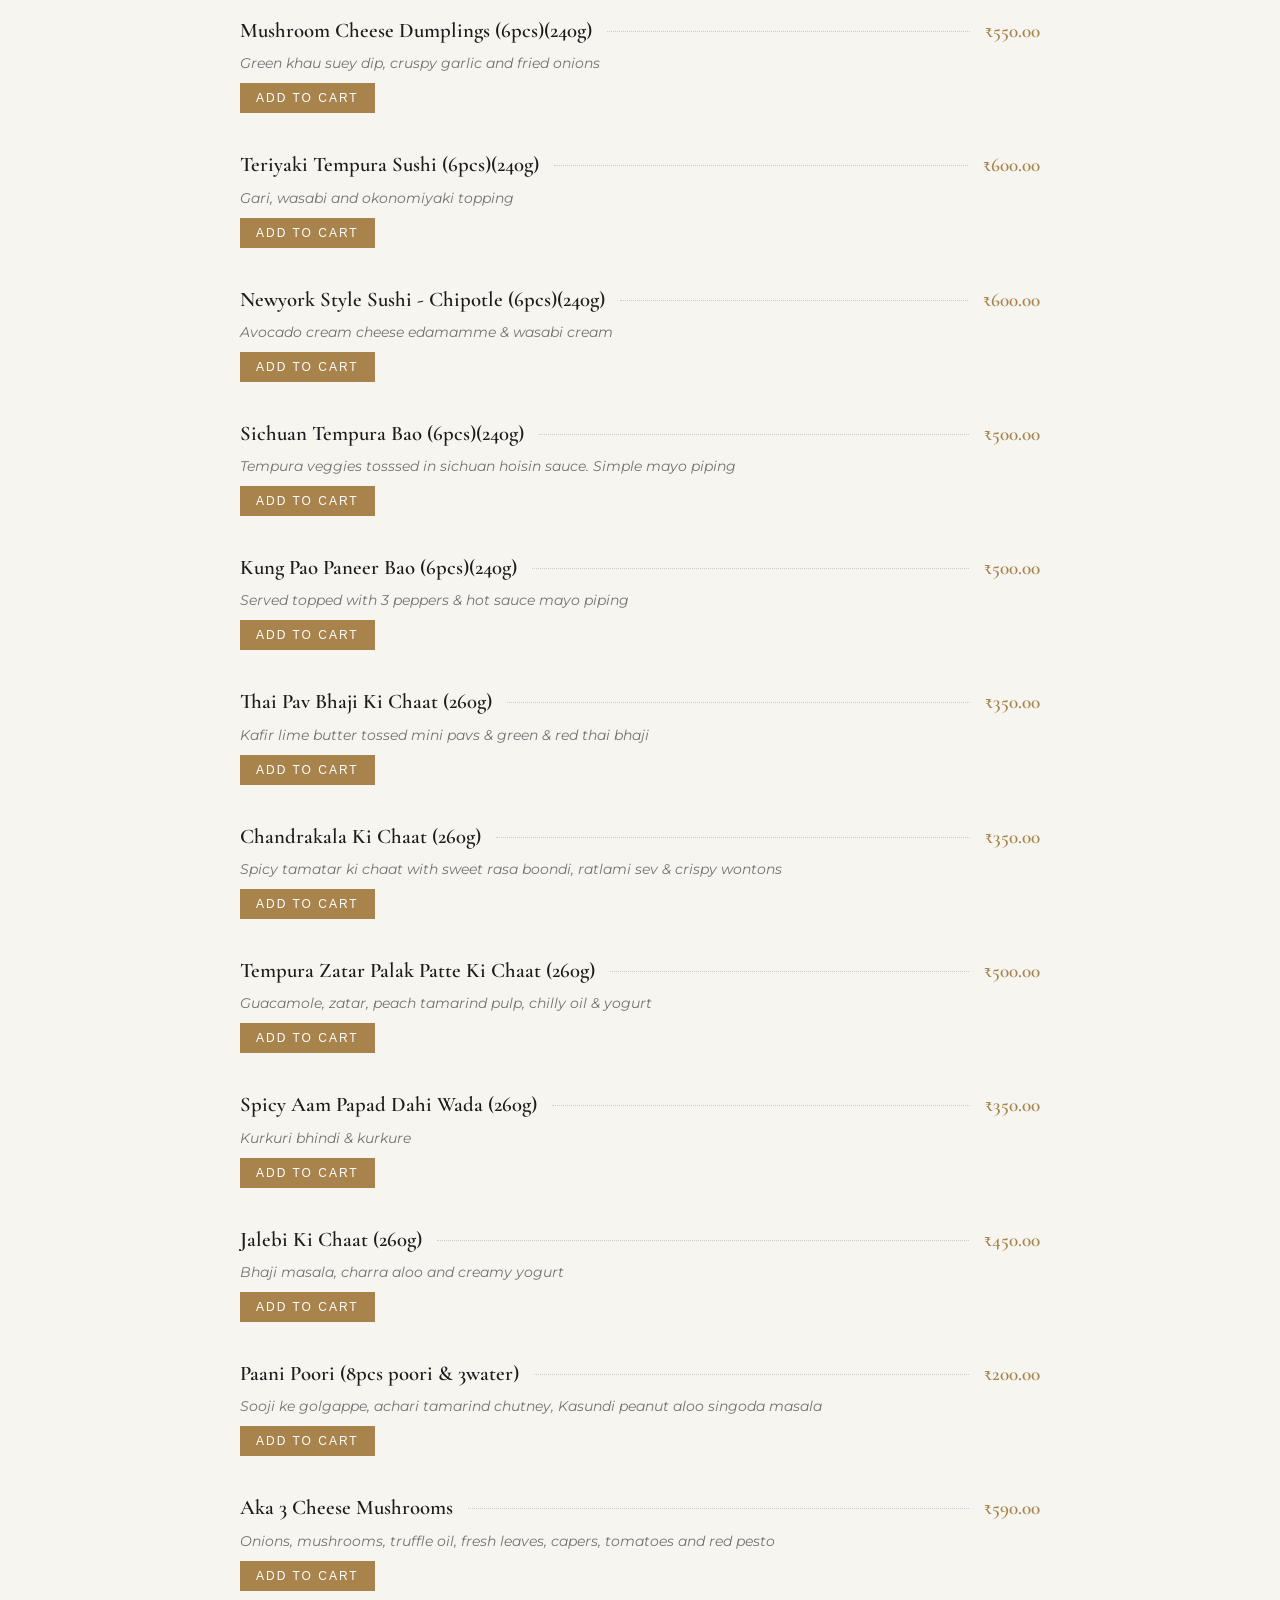
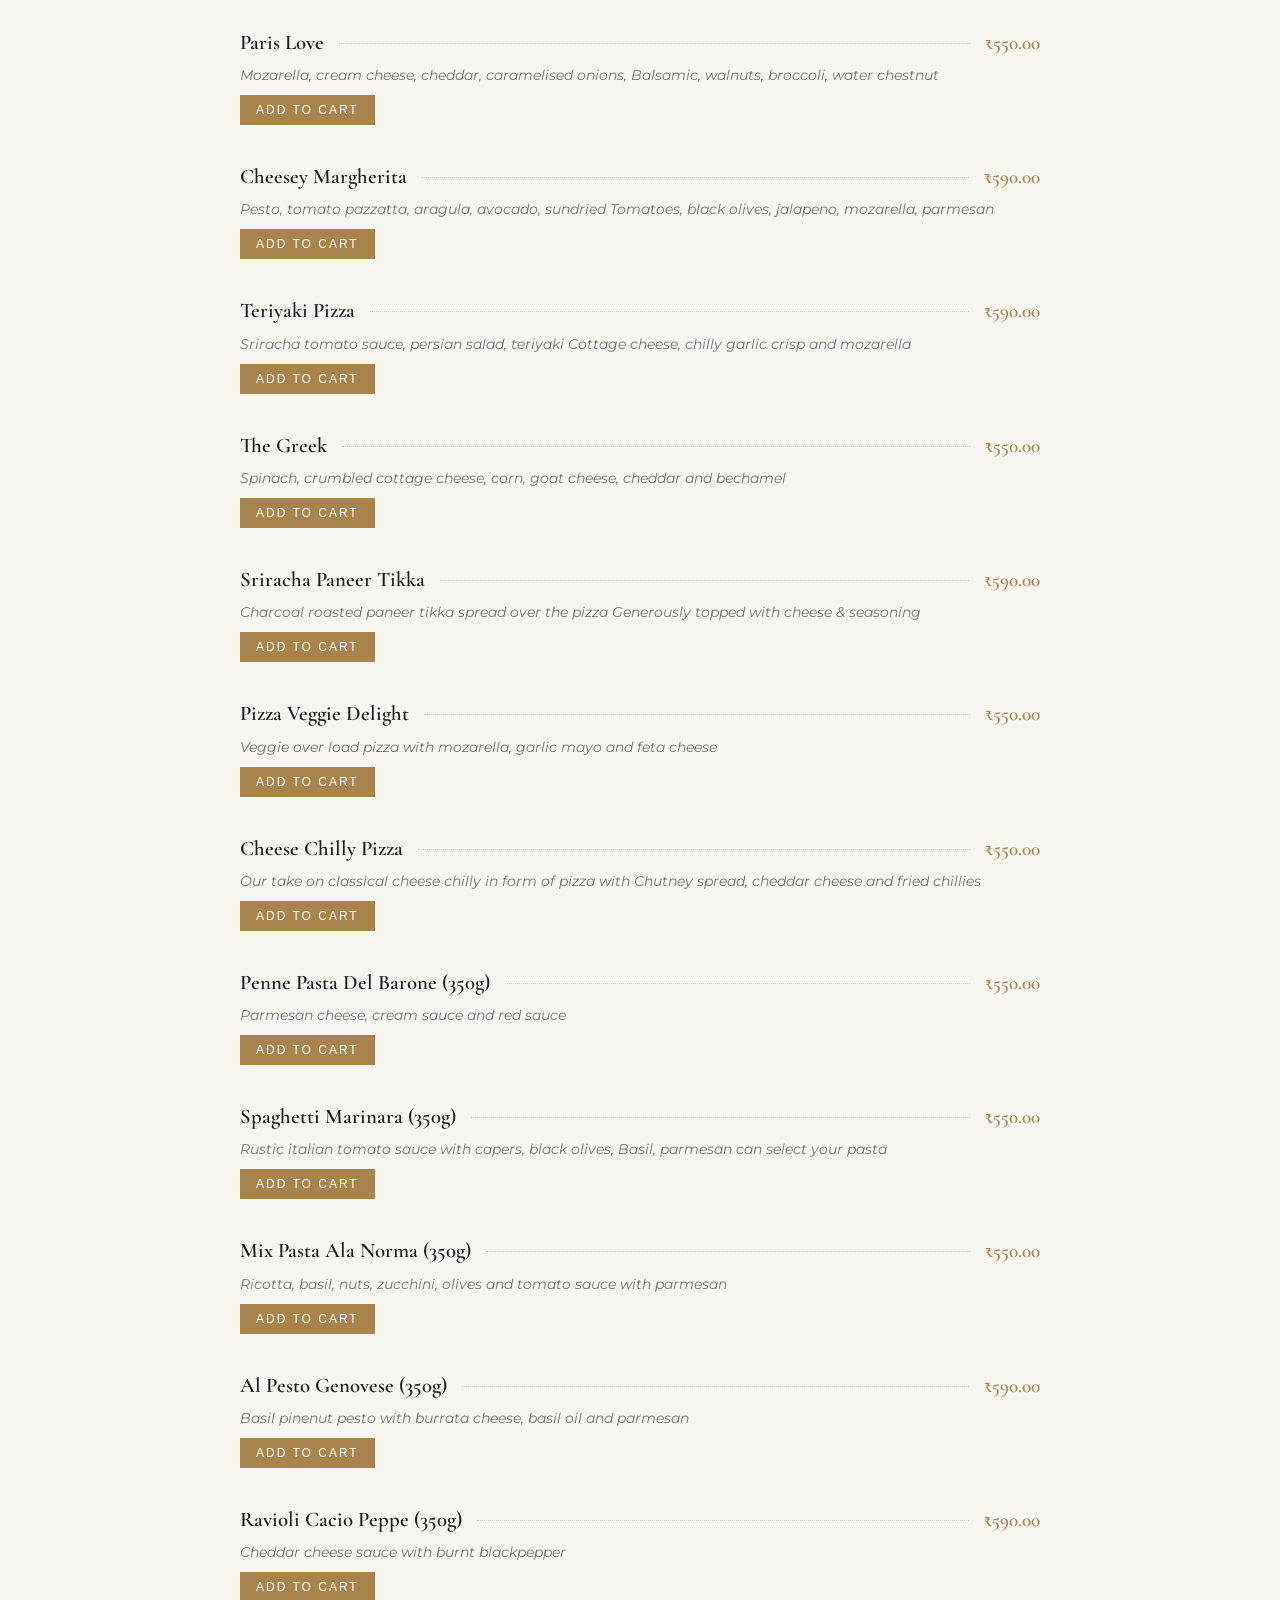
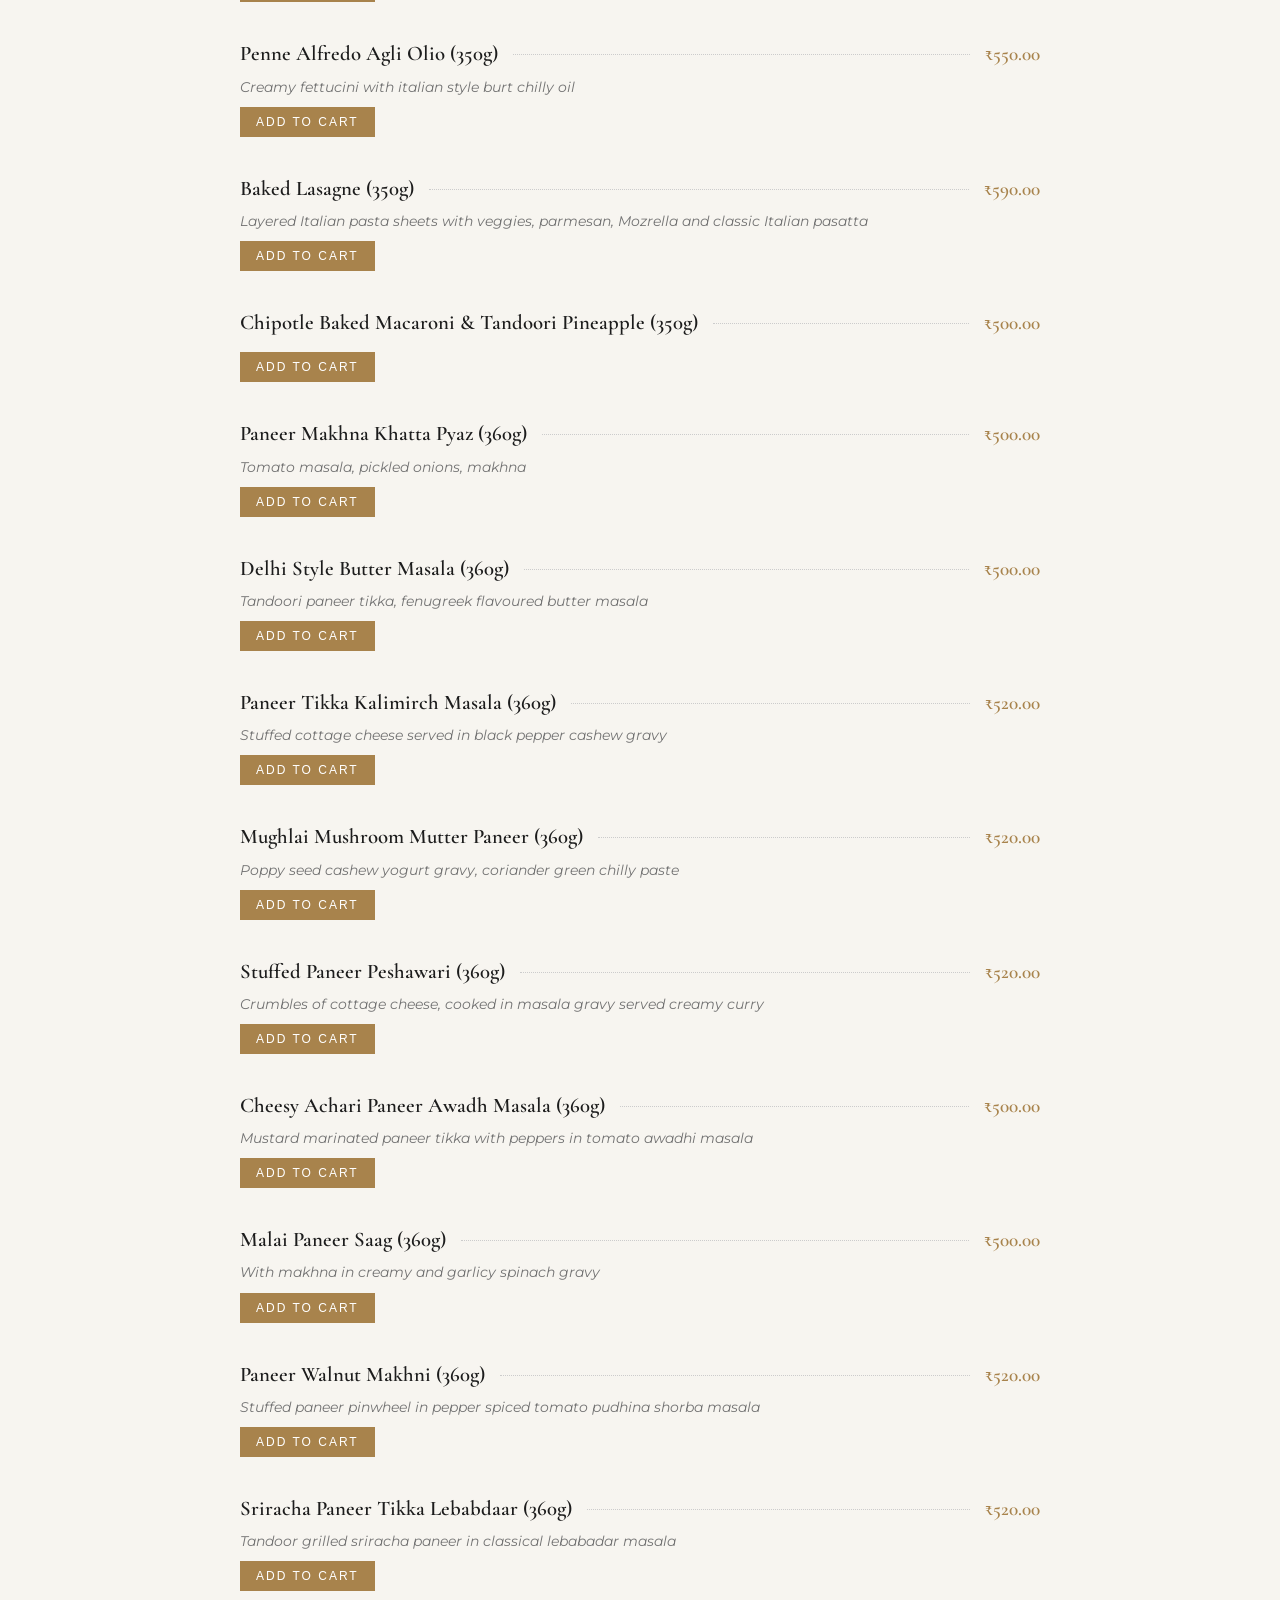
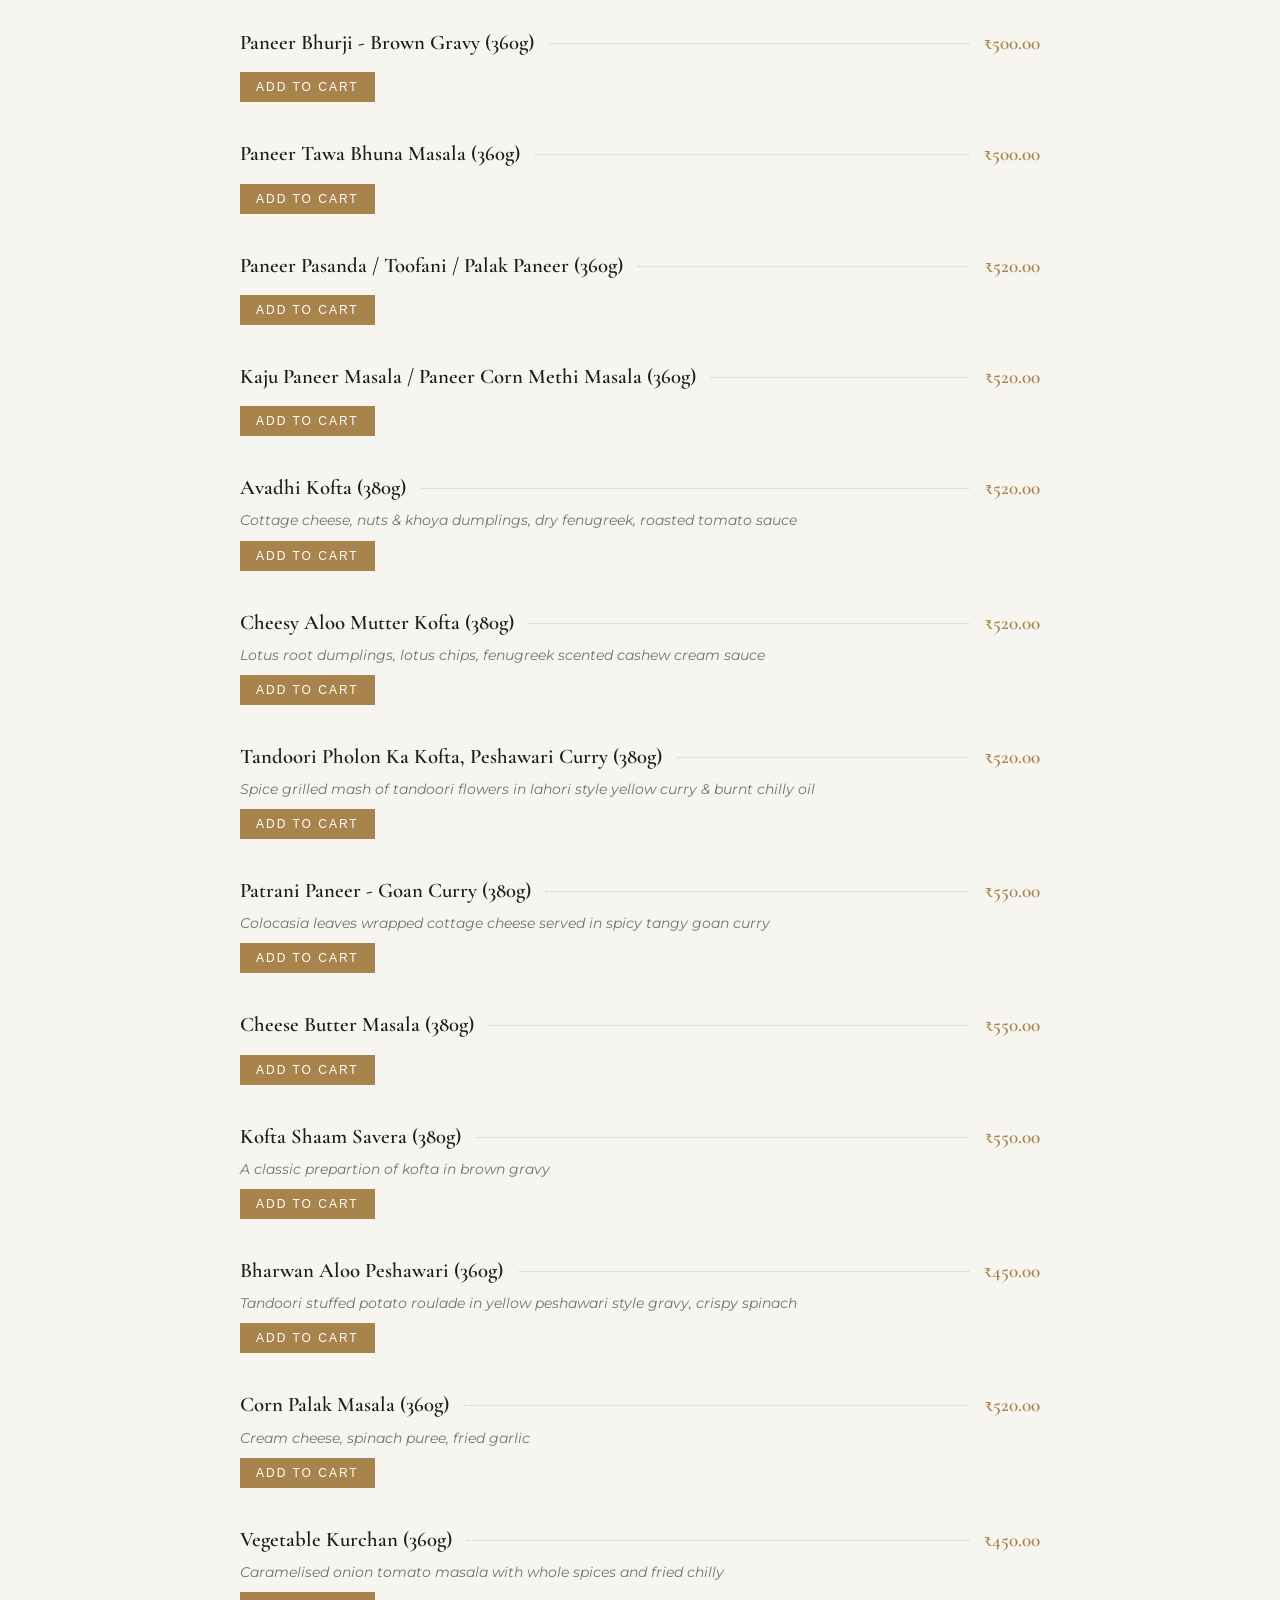
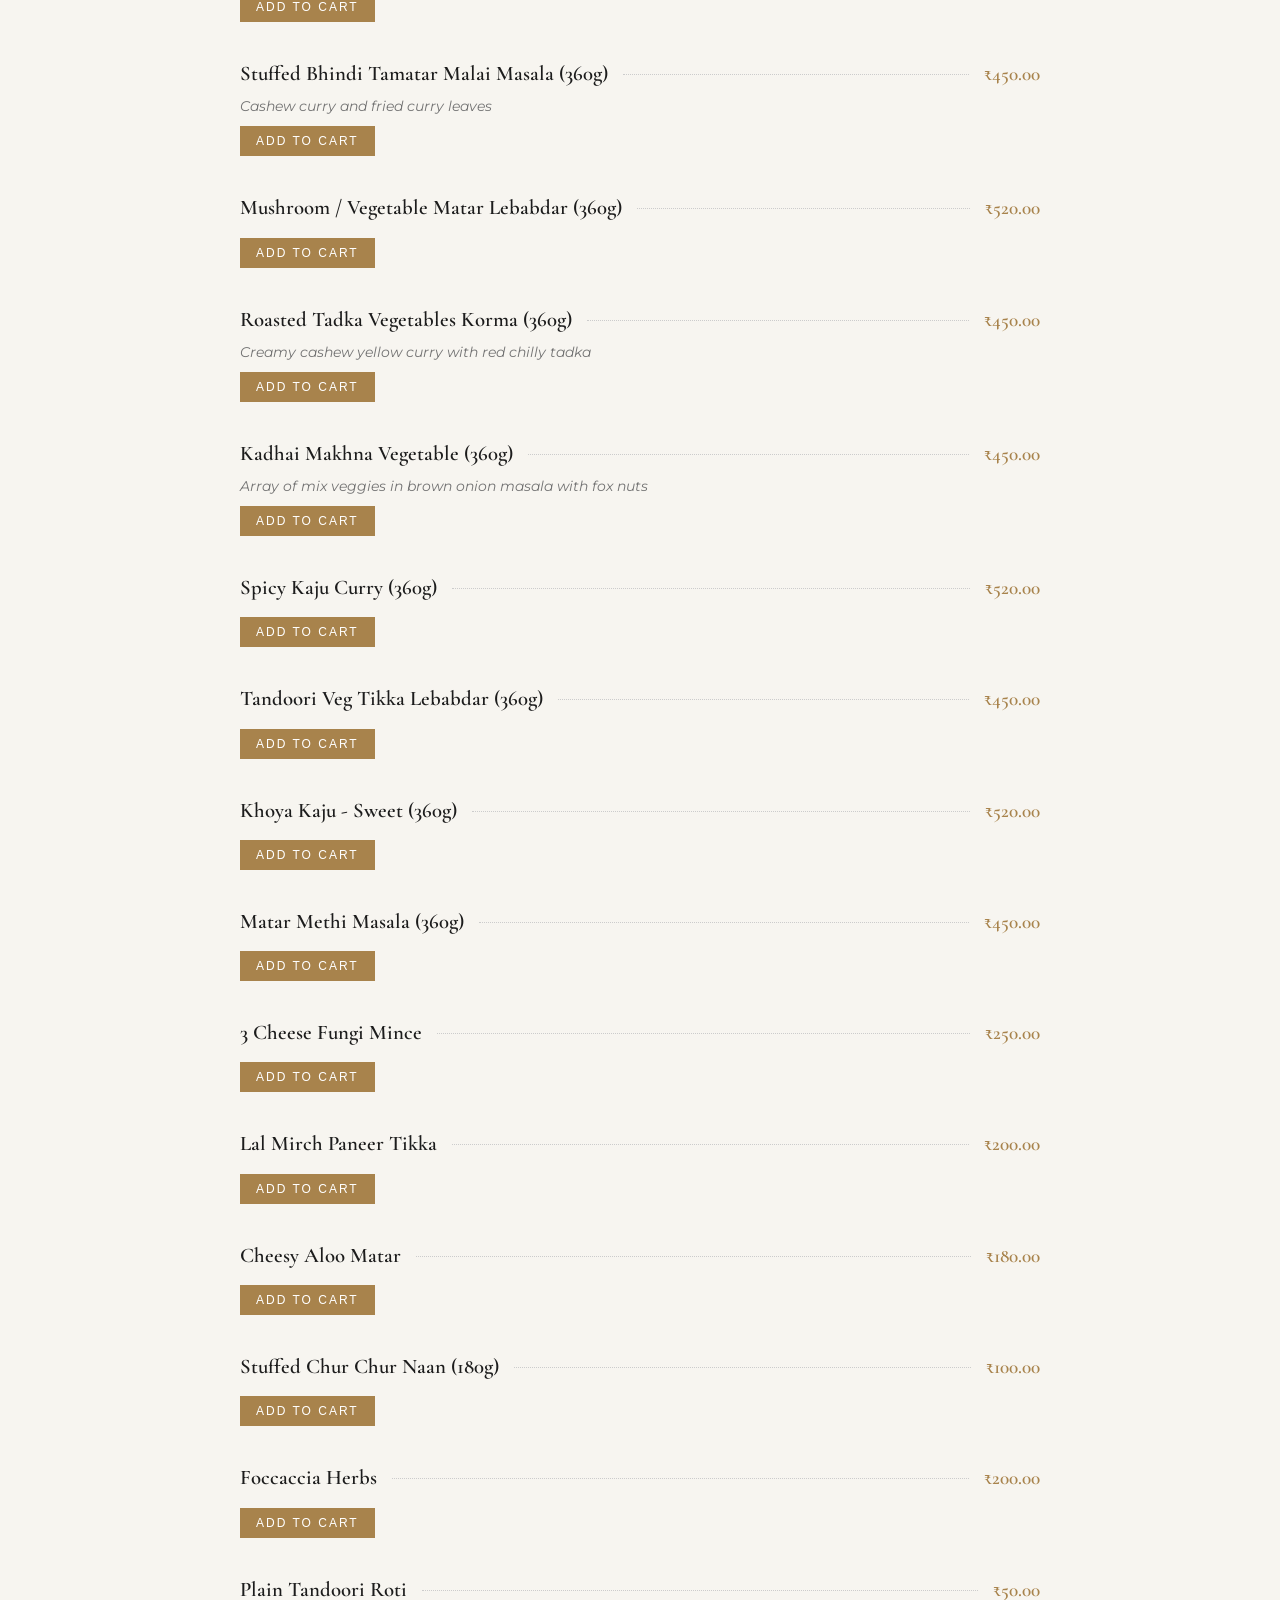
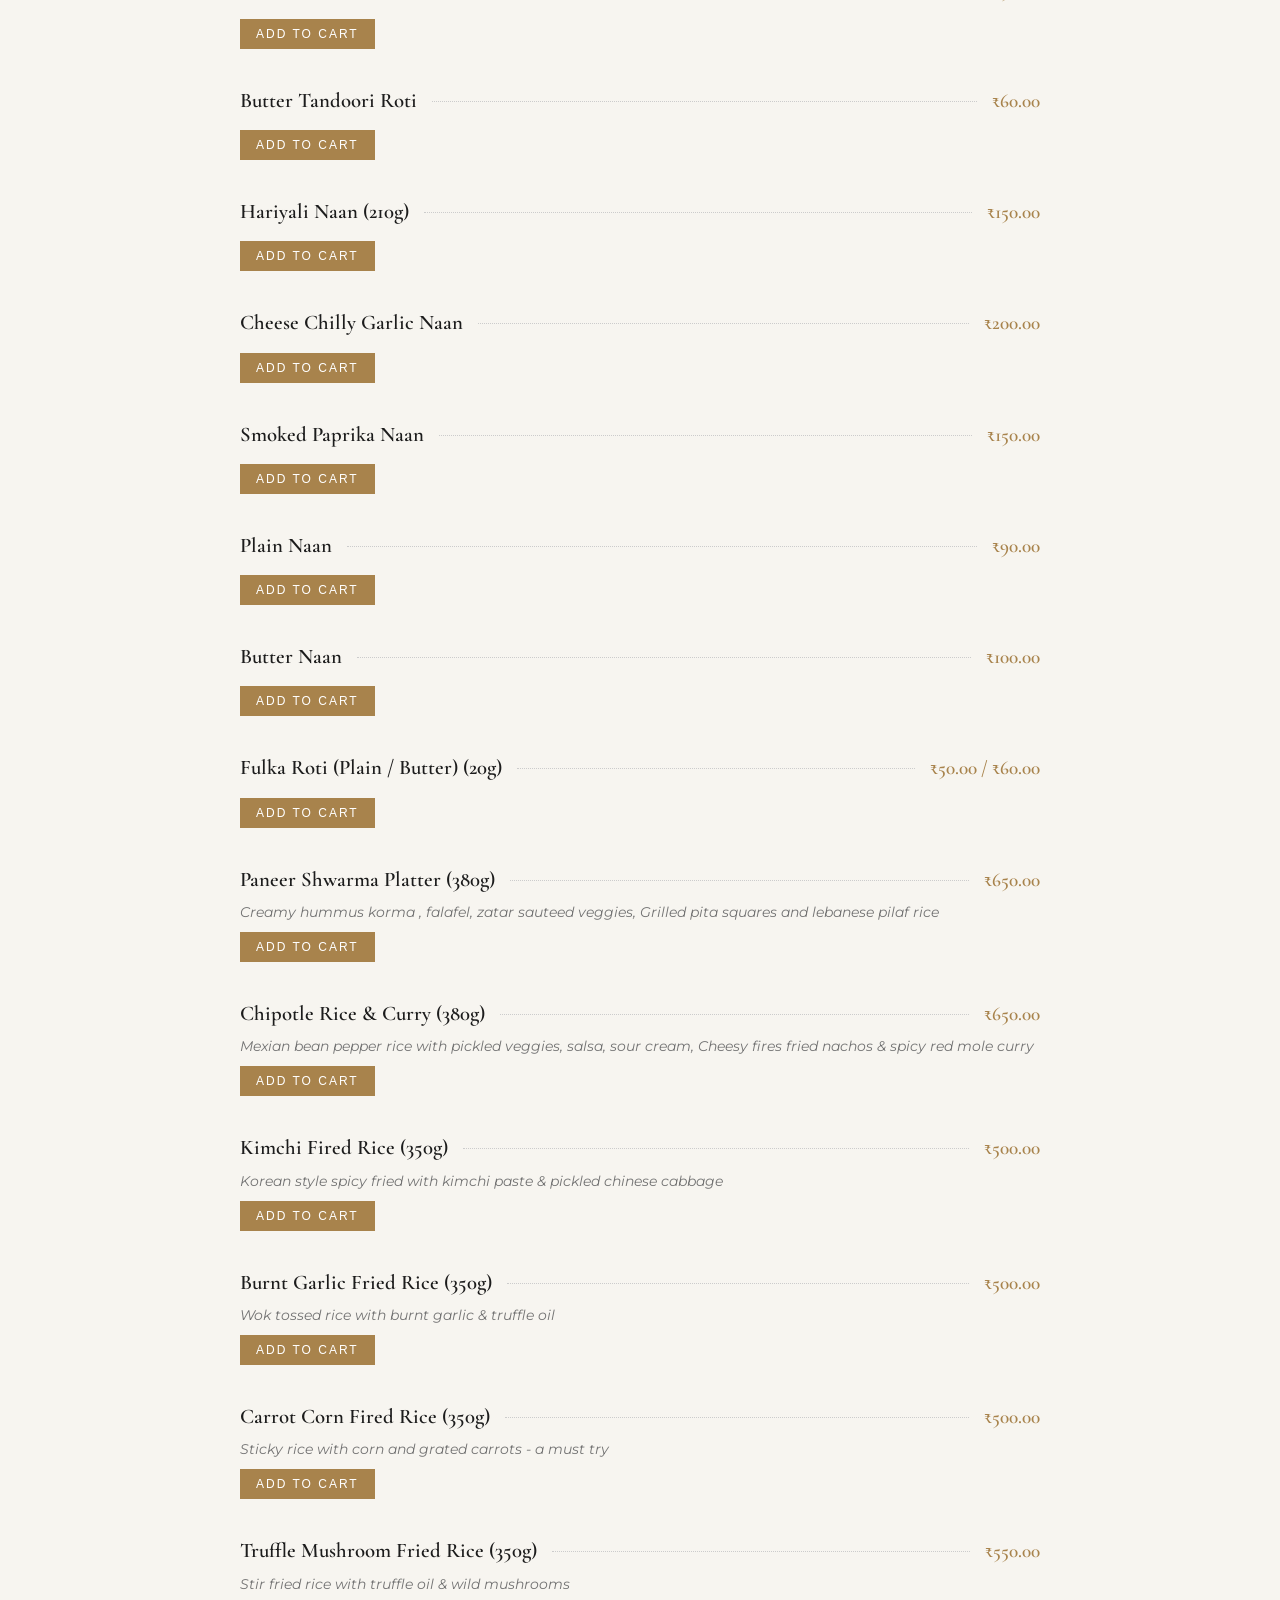
<file: project/index.html>
<!DOCTYPE html>
<html lang="en">
<head>
    <meta charset="UTF-8">
    <meta name="viewport" content="width=device-width, initial-scale=1.0">
    <title>Status Dine | A Culinary Journey</title>
    <link rel="stylesheet" href="style.css">
    <!-- Google Fonts for Elegant Typography -->
    <link rel="preconnect" href="https://fonts.googleapis.com">
    <link rel="preconnect" href="https://fonts.gstatic.com" crossorigin>
    <link href="https://fonts.googleapis.com/css2?family=Cormorant+Garamond:wght@400;600&family=Montserrat:wght@300;400;500&display=swap" rel="stylesheet">
</head>
<body>

    <!-- Transparent to Solid Navbar -->
    <header id="navbar">
        <div class="logo">
            <img src="670226002_18091863955921790_3690312371251393535_n.jpg" alt="Status Dine Logo">
        </div>
        <nav>
            <ul class="nav-links">
                <li><a href="#hero">Home</a></li>
                <li><a href="#story">Our Story</a></li>
                <li><a href="#menu">Menu</a></li>
                <li><a href="#gallery">Gallery</a></li>
                <li><a href="#" id="cart-icon">Cart (<span id="cart-count">0</span>)</a></li>
            </ul>
        </nav>
        <!-- Mobile Menu Toggle -->
        <div class="menu-toggle" id="mobile-menu">
            <span></span>
            <span></span>
            <span></span>
        </div>
    </header>

    <!-- Full Screen Hero -->
    <section id="hero" class="hero">
        <div class="hero-bg" style="background-image: url('671763331_18092123335921790_2355493966241578523_n.webp');"></div>
        <div class="hero-content">
            <h1>Every arrival feels like Royalty</h1>
            <p>Experience the pinnacle of refined dining.</p>
            <a href="#menu" class="btn-primary">Discover the Menu</a>
        </div>
    </section>

    <!-- Split Layout: Our Story -->
    <section id="story" class="split-section">
        <div class="split-text">
            <h2>Crafted for Refined Dining</h2>
            <div class="divider"></div>
            <p>At Status Dine, we believe that a meal is more than just food; it is an experience that lingers in your memory. Our expert chefs meticulously curate every dish, ensuring a perfect harmony of authentic flavors and modern presentation.</p>
            <p>Join us in an atmosphere designed to make every moment feel extraordinary.</p>
        </div>
        <div class="split-image">
            <img src="726768070_18105242623921790_2944952234301582402_n.jpg" alt="Chef plating a delicate dish">
        </div>
    </section>

    <!-- Parallax Banner -->
    <section class="parallax-banner" style="background-image: url('730382010_18107478253921790_772507361441482792_n - Copy.webp');">
        <div class="banner-overlay">
            <h2>An Ambiance of Elegance</h2>
        </div>
    </section>

    <!-- Menu Section with Filters -->
    <section id="menu" class="menu-section">
        <div class="container">
            <div class="section-header">
                <h2>Culinary Masterpieces</h2>
                <div class="divider center"></div>
                <p>Lunch Time: 11:00 AM to 3:00 PM | Dinner Time: 6:00 PM to 11:00 PM | GST Tax Applicable as per Government Rules</p>
            </div>
            
            <nav class="menu-filters">
                <button class="filter-btn active" data-filter="all">All</button>
                <button class="filter-btn" data-filter="soups">Soups</button>
                <button class="filter-btn" data-filter="beverages">Mocktails & Juices</button>
                <button class="filter-btn" data-filter="sushi">Sushi & Dimsums</button>
                <button class="filter-btn" data-filter="chaats">Chaats</button>
                <button class="filter-btn" data-filter="pizzas">Pizzas</button>
                <button class="filter-btn" data-filter="pastas">Pastas</button>
                <button class="filter-btn" data-filter="paneer">Paneer Mains</button>
                <button class="filter-btn" data-filter="kofta">Kofta Mains</button>
                <button class="filter-btn" data-filter="veggies">Veggies Mains</button>
                <button class="filter-btn" data-filter="breads">Breads</button>
                <button class="filter-btn" data-filter="globalsizzlers">Global & Sizzlers</button>
                <button class="filter-btn" data-filter="salads">Salads & Sides</button>
            </nav>

            <div class="menu-list">
                <!-- SOUPS -->
                <div class="menu-item" data-category="soups">
                    <div class="item-details">
                        <h3>3 Cheese Corn Spinach (300ml)</h3>
                        <div class="item-dots"></div>
                        <span class="item-price">₹300.00</span>
                    </div>
                    <p class="item-desc">Cheddar, parmesan and cream cheese with crackling spinach</p>
                    <button class="btn-primary add-to-cart-btn" data-name="3 Cheese Corn Spinach" data-price="300">Add to Cart</button>
                </div>
                <div class="menu-item" data-category="soups">
                    <div class="item-details">
                        <h3>Bangkok Hot & Sour (230ml)</h3>
                        <div class="item-dots"></div>
                        <span class="item-price">₹300.00</span>
                    </div>
                    <p class="item-desc">Thai style vegetable soup flavoured with kaffir lime, Lemon grass and galangal ingredients on side</p>
                    <button class="btn-primary add-to-cart-btn" data-name="Bangkok Hot & Sour" data-price="300">Add to Cart</button>
                </div>
                <div class="menu-item" data-category="soups">
                    <div class="item-details">
                        <h3>Vietnamese Manchow (230ml)</h3>
                        <div class="item-dots"></div>
                        <span class="item-price">₹300.00</span>
                    </div>
                    <p class="item-desc">Vietnamese style spicy broth with julienne of Vegetable, noodles & leafy vegetables</p>
                    <button class="btn-primary add-to-cart-btn" data-name="Vietnamese Manchow" data-price="300">Add to Cart</button>
                </div>
                <div class="menu-item" data-category="soups">
                    <div class="item-details">
                        <h3>Zuppa D Veg - Leeks (230ml)</h3>
                        <div class="item-dots"></div>
                        <span class="item-price">₹330.00</span>
                    </div>
                    <p class="item-desc">Truffle oil, thyme, parmesan and double cream</p>
                    <button class="btn-primary add-to-cart-btn" data-name="Zuppa D Veg - Leeks" data-price="330">Add to Cart</button>
                </div>
                <div class="menu-item" data-category="soups">
                    <div class="item-details">
                        <h3>Tomato Pepper Soup (230ml)</h3>
                        <div class="item-dots"></div>
                        <span class="item-price">₹300.00</span>
                    </div>
                    <p class="item-desc">Feta cheese, corn flakes, beans, celery, jalapenos, Chopped peppers and tortilla</p>
                    <button class="btn-primary add-to-cart-btn" data-name="Tomato Pepper Soup" data-price="300">Add to Cart</button>
                </div>
                <div class="menu-item" data-category="soups">
                    <div class="item-details">
                        <h3>Smoked Pumpkin Broccoli (230ml)</h3>
                        <div class="item-dots"></div>
                        <span class="item-price">₹330.00</span>
                    </div>
                    <p class="item-desc">Cheddar, broccoli, cream, broccoli grates and pumpkin cream</p>
                    <button class="btn-primary add-to-cart-btn" data-name="Smoked Pumpkin Broccoli" data-price="330">Add to Cart</button>
                </div>
                <div class="menu-item" data-category="soups">
                    <div class="item-details">
                        <h3>Sweet Corn Lemon Corriander (230ml)</h3>
                        <div class="item-dots"></div>
                        <span class="item-price">₹300.00</span>
                    </div>
                    <p class="item-desc">Broth of corn, kaffir lime, corriander and lemon zest.</p>
                    <button class="btn-primary add-to-cart-btn" data-name="Sweet Corn Lemon Corriander" data-price="300">Add to Cart</button>
                </div>
                <div class="menu-item" data-category="soups">
                    <div class="item-details">
                        <h3>Khow Suey (230ml)</h3>
                        <div class="item-dots"></div>
                        <span class="item-price">₹350.00</span>
                    </div>
                    <p class="item-desc">Topped with brown onions, crispy potatoes and Served with various accompaniments</p>
                    <button class="btn-primary add-to-cart-btn" data-name="Khow Suey" data-price="350">Add to Cart</button>
                </div>
                <div class="menu-item" data-category="soups">
                    <div class="item-details">
                        <h3>Cream of Tomato Basil (230ml)</h3>
                        <div class="item-dots"></div>
                        <span class="item-price">₹300.00</span>
                    </div>
                    <p class="item-desc">Served with cheese grill slice</p>
                    <button class="btn-primary add-to-cart-btn" data-name="Cream of Tomato Basil" data-price="300">Add to Cart</button>
                </div>
                <div class="menu-item" data-category="soups">
                    <div class="item-details">
                        <h3>Indonesian Shoba Laska Soup (230ml)</h3>
                        <div class="item-dots"></div>
                        <span class="item-price">₹300.00</span>
                    </div>
                    <p class="item-desc">Aromatic soup flavoured with coconut & kaffir lime</p>
                    <button class="btn-primary add-to-cart-btn" data-name="Indonesian Shoba Laska Soup" data-price="300">Add to Cart</button>
                </div>
                <div class="menu-item" data-category="soups">
                    <div class="item-details">
                        <h3>Crockpot Thukpa (230ml)</h3>
                        <div class="item-dots"></div>
                        <span class="item-price">₹330.00</span>
                    </div>
                    <p class="item-desc">Tibetian style hot & spicy soup with ingredients on side</p>
                    <button class="btn-primary add-to-cart-btn" data-name="Crockpot Thukpa" data-price="330">Add to Cart</button>
                </div>
                <div class="menu-item" data-category="soups">
                    <div class="item-details">
                        <h3>Kafir Lemon Coriander (230ml)</h3>
                        <div class="item-dots"></div>
                        <span class="item-price">₹300.00</span>
                    </div>
                    <button class="btn-primary add-to-cart-btn" data-name="Kafir Lemon Coriander" data-price="300">Add to Cart</button>
                </div>
                <div class="menu-item" data-category="soups">
                    <div class="item-details">
                        <h3>Mexican Tortilla Soup (230ml)</h3>
                        <div class="item-dots"></div>
                        <span class="item-price">₹300.00</span>
                    </div>
                    <button class="btn-primary add-to-cart-btn" data-name="Mexican Tortilla Soup" data-price="300">Add to Cart</button>
                </div>
                <div class="menu-item" data-category="soups">
                    <div class="item-details">
                        <h3>Mushroom Cappuccino (230ml)</h3>
                        <div class="item-dots"></div>
                        <span class="item-price">₹350.00</span>
                    </div>
                    <button class="btn-primary add-to-cart-btn" data-name="Mushroom Cappuccino" data-price="350">Add to Cart</button>
                </div>

                <!-- MOCKTAILS & FRESH JUICE -->
                <div class="menu-item" data-category="beverages">
                    <div class="item-details">
                        <h3>3 Fruit Fizz (300ml)</h3>
                        <div class="item-dots"></div>
                        <span class="item-price">₹270.00</span>
                    </div>
                    <p class="item-desc">Fresh kiwi, pineapple & green grape juice topped with aerated beverages</p>
                    <button class="btn-primary add-to-cart-btn" data-name="3 Fruit Fizz" data-price="270">Add to Cart</button>
                </div>
                <div class="menu-item" data-category="beverages">
                    <div class="item-details">
                        <h3>Orange & Blood Orange (300ml)</h3>
                        <div class="item-dots"></div>
                        <span class="item-price">₹270.00</span>
                    </div>
                    <p class="item-desc">Orange juice, grenadine, lime juice & cherries</p>
                    <button class="btn-primary add-to-cart-btn" data-name="Orange & Blood Orange" data-price="270">Add to Cart</button>
                </div>
                <div class="menu-item" data-category="beverages">
                    <div class="item-details">
                        <h3>Watermelon Pomo Fizz (300ml)</h3>
                        <div class="item-dots"></div>
                        <span class="item-price">₹270.00</span>
                    </div>
                    <p class="item-desc">With fresh watermelon, mint, lemon & ginger ale. Finished with aerated lime water</p>
                    <button class="btn-primary add-to-cart-btn" data-name="Watermelon Pomo Fizz" data-price="270">Add to Cart</button>
                </div>
                <div class="menu-item" data-category="beverages">
                    <div class="item-details">
                        <h3>The Holy Water (300ml)</h3>
                        <div class="item-dots"></div>
                        <span class="item-price">₹270.00</span>
                    </div>
                    <p class="item-desc">Litchi juice with few drops of blue curaçao, lemon & jalapeno. Served in salt rimmed glass</p>
                    <button class="btn-primary add-to-cart-btn" data-name="The Holy Water" data-price="270">Add to Cart</button>
                </div>
                <div class="menu-item" data-category="beverages">
                    <div class="item-details">
                        <h3>Passion Fruit & Mint Mojito (300ml)</h3>
                        <div class="item-dots"></div>
                        <span class="item-price">₹270.00</span>
                    </div>
                    <p class="item-desc">With mint leaves, lemon juice & pomegranate seeds</p>
                    <button class="btn-primary add-to-cart-btn" data-name="Passion Fruit & Mint Mojito" data-price="270">Add to Cart</button>
                </div>
                <div class="menu-item" data-category="beverages">
                    <div class="item-details">
                        <h3>Peach Blueberry Sangaria (300ml)</h3>
                        <div class="item-dots"></div>
                        <span class="item-price">₹270.00</span>
                    </div>
                    <p class="item-desc">Grape juice, apple cider & carbonated water</p>
                    <button class="btn-primary add-to-cart-btn" data-name="Peach Blueberry Sangaria" data-price="270">Add to Cart</button>
                </div>
                <div class="menu-item" data-category="beverages">
                    <div class="item-details">
                        <h3>Lebanon Rose Mojito (300ml)</h3>
                        <div class="item-dots"></div>
                        <span class="item-price">₹270.00</span>
                    </div>
                    <p class="item-desc">Lemon juice, sweet lime extract, rose flavor & rose petals</p>
                    <button class="btn-primary add-to-cart-btn" data-name="Lebanon Rose Mojito" data-price="270">Add to Cart</button>
                </div>
                <div class="menu-item" data-category="beverages">
                    <div class="item-details">
                        <h3>Guava Margharita (300ml)</h3>
                        <div class="item-dots"></div>
                        <span class="item-price">₹270.00</span>
                    </div>
                    <p class="item-desc">Salt rim & amaretto</p>
                    <button class="btn-primary add-to-cart-btn" data-name="Guava Margharita" data-price="270">Add to Cart</button>
                </div>
                <div class="menu-item" data-category="beverages">
                    <div class="item-details">
                        <h3>Fresh Lime Soda (Salt / Sweet) (300ml)</h3>
                        <div class="item-dots"></div>
                        <span class="item-price">₹250.00</span>
                    </div>
                    <button class="btn-primary add-to-cart-btn" data-name="Fresh Lime Soda" data-price="250">Add to Cart</button>
                </div>
                <div class="menu-item" data-category="beverages">
                    <div class="item-details">
                        <h3>Punjabi Lassi (Salt / Sweet) (300ml)</h3>
                        <div class="item-dots"></div>
                        <span class="item-price">₹270.00</span>
                    </div>
                    <button class="btn-primary add-to-cart-btn" data-name="Punjabi Lassi" data-price="270">Add to Cart</button>
                </div>
                <div class="menu-item" data-category="beverages">
                    <div class="item-details">
                        <h3>Fresh Orange Juice (300ml)</h3>
                        <div class="item-dots"></div>
                        <span class="item-price">₹280.00</span>
                    </div>
                    <button class="btn-primary add-to-cart-btn" data-name="Fresh Orange Juice" data-price="280">Add to Cart</button>
                </div>
                <div class="menu-item" data-category="beverages">
                    <div class="item-details">
                        <h3>Kiwi Basil (300ml)</h3>
                        <div class="item-dots"></div>
                        <span class="item-price">₹280.00</span>
                    </div>
                    <p class="item-desc">Basil seeds & elderflower</p>
                    <button class="btn-primary add-to-cart-btn" data-name="Kiwi Basil" data-price="280">Add to Cart</button>
                </div>
                <div class="menu-item" data-category="beverages">
                    <div class="item-details">
                        <h3>Lychee Pineapple (300ml)</h3>
                        <div class="item-dots"></div>
                        <span class="item-price">₹280.00</span>
                    </div>
                    <p class="item-desc">Passion fruit & elderflower</p>
                    <button class="btn-primary add-to-cart-btn" data-name="Lychee Pineapple" data-price="280">Add to Cart</button>
                </div>

                <!-- SUSHI & DIMSUMS -->
                <div class="menu-item" data-category="sushi">
                    <div class="item-details">
                        <h3>Turffle Edamamme Chestnut Dumplings (6pcs)(240g)</h3>
                        <div class="item-dots"></div>
                        <span class="item-price">₹550.00</span>
                    </div>
                    <p class="item-desc">In massaman curry, chilly oil, tempura crisp and kaffir lime</p>
                    <button class="btn-primary add-to-cart-btn" data-name="Turffle Edamamme Chestnut Dumplings" data-price="550">Add to Cart</button>
                </div>
                <div class="menu-item" data-category="sushi">
                    <div class="item-details">
                        <h3>Hunan Veggies Stuffed Dumplings (6pcs)(240g)</h3>
                        <div class="item-dots"></div>
                        <span class="item-price">₹550.00</span>
                    </div>
                    <p class="item-desc">Japanese mayo, teriyaki mayo and chilly garlic crisp fried spinach</p>
                    <button class="btn-primary add-to-cart-btn" data-name="Hunan Veggies Stuffed Dumplings" data-price="550">Add to Cart</button>
                </div>
                <div class="menu-item" data-category="sushi">
                    <div class="item-details">
                        <h3>Mushroom Cheese Dumplings (6pcs)(240g)</h3>
                        <div class="item-dots"></div>
                        <span class="item-price">₹550.00</span>
                    </div>
                    <p class="item-desc">Green khau suey dip, cruspy garlic and fried onions</p>
                    <button class="btn-primary add-to-cart-btn" data-name="Mushroom Cheese Dumplings" data-price="550">Add to Cart</button>
                </div>
                <div class="menu-item" data-category="sushi">
                    <div class="item-details">
                        <h3>Teriyaki Tempura Sushi (6pcs)(240g)</h3>
                        <div class="item-dots"></div>
                        <span class="item-price">₹600.00</span>
                    </div>
                    <p class="item-desc">Gari, wasabi and okonomiyaki topping</p>
                    <button class="btn-primary add-to-cart-btn" data-name="Teriyaki Tempura Sushi" data-price="600">Add to Cart</button>
                </div>
                <div class="menu-item" data-category="sushi">
                    <div class="item-details">
                        <h3>Newyork Style Sushi - Chipotle (6pcs)(240g)</h3>
                        <div class="item-dots"></div>
                        <span class="item-price">₹600.00</span>
                    </div>
                    <p class="item-desc">Avocado cream cheese edamamme & wasabi cream</p>
                    <button class="btn-primary add-to-cart-btn" data-name="Newyork Style Sushi - Chipotle" data-price="600">Add to Cart</button>
                </div>
                <div class="menu-item" data-category="sushi">
                    <div class="item-details">
                        <h3>Sichuan Tempura Bao (6pcs)(240g)</h3>
                        <div class="item-dots"></div>
                        <span class="item-price">₹500.00</span>
                    </div>
                    <p class="item-desc">Tempura veggies tosssed in sichuan hoisin sauce. Simple mayo piping</p>
                    <button class="btn-primary add-to-cart-btn" data-name="Sichuan Tempura Bao" data-price="500">Add to Cart</button>
                </div>
                <div class="menu-item" data-category="sushi">
                    <div class="item-details">
                        <h3>Kung Pao Paneer Bao (6pcs)(240g)</h3>
                        <div class="item-dots"></div>
                        <span class="item-price">₹500.00</span>
                    </div>
                    <p class="item-desc">Served topped with 3 peppers & hot sauce mayo piping</p>
                    <button class="btn-primary add-to-cart-btn" data-name="Kung Pao Paneer Bao" data-price="500">Add to Cart</button>
                </div>

                <!-- SIGNATURE CHAATS -->
                <div class="menu-item" data-category="chaats">
                    <div class="item-details">
                        <h3>Thai Pav Bhaji Ki Chaat (260g)</h3>
                        <div class="item-dots"></div>
                        <span class="item-price">₹350.00</span>
                    </div>
                    <p class="item-desc">Kafir lime butter tossed mini pavs & green & red thai bhaji</p>
                    <button class="btn-primary add-to-cart-btn" data-name="Thai Pav Bhaji Ki Chaat" data-price="350">Add to Cart</button>
                </div>
                <div class="menu-item" data-category="chaats">
                    <div class="item-details">
                        <h3>Chandrakala Ki Chaat (260g)</h3>
                        <div class="item-dots"></div>
                        <span class="item-price">₹350.00</span>
                    </div>
                    <p class="item-desc">Spicy tamatar ki chaat with sweet rasa boondi, ratlami sev & crispy wontons</p>
                    <button class="btn-primary add-to-cart-btn" data-name="Chandrakala Ki Chaat" data-price="350">Add to Cart</button>
                </div>
                <div class="menu-item" data-category="chaats">
                    <div class="item-details">
                        <h3>Tempura Zatar Palak Patte Ki Chaat (260g)</h3>
                        <div class="item-dots"></div>
                        <span class="item-price">₹500.00</span>
                    </div>
                    <p class="item-desc">Guacamole, zatar, peach tamarind pulp, chilly oil & yogurt</p>
                    <button class="btn-primary add-to-cart-btn" data-name="Tempura Zatar Palak Patte Ki Chaat" data-price="500">Add to Cart</button>
                </div>
                <div class="menu-item" data-category="chaats">
                    <div class="item-details">
                        <h3>Spicy Aam Papad Dahi Wada (260g)</h3>
                        <div class="item-dots"></div>
                        <span class="item-price">₹350.00</span>
                    </div>
                    <p class="item-desc">Kurkuri bhindi & kurkure</p>
                    <button class="btn-primary add-to-cart-btn" data-name="Spicy Aam Papad Dahi Wada" data-price="350">Add to Cart</button>
                </div>
                <div class="menu-item" data-category="chaats">
                    <div class="item-details">
                        <h3>Jalebi Ki Chaat (260g)</h3>
                        <div class="item-dots"></div>
                        <span class="item-price">₹450.00</span>
                    </div>
                    <p class="item-desc">Bhaji masala, charra aloo and creamy yogurt</p>
                    <button class="btn-primary add-to-cart-btn" data-name="Jalebi Ki Chaat" data-price="450">Add to Cart</button>
                </div>
                <div class="menu-item" data-category="chaats">
                    <div class="item-details">
                        <h3>Paani Poori (8pcs poori & 3water)</h3>
                        <div class="item-dots"></div>
                        <span class="item-price">₹200.00</span>
                    </div>
                    <p class="item-desc">Sooji ke golgappe, achari tamarind chutney, Kasundi peanut aloo singoda masala</p>
                    <button class="btn-primary add-to-cart-btn" data-name="Paani Poori" data-price="200">Add to Cart</button>
                </div>

                <!-- CRUST PIZZA 9" -->
                <div class="menu-item" data-category="pizzas">
                    <div class="item-details">
                        <h3>Aka 3 Cheese Mushrooms</h3>
                        <div class="item-dots"></div>
                        <span class="item-price">₹590.00</span>
                    </div>
                    <p class="item-desc">Onions, mushrooms, truffle oil, fresh leaves, capers, tomatoes and red pesto</p>
                    <button class="btn-primary add-to-cart-btn" data-name="Aka 3 Cheese Mushrooms" data-price="590">Add to Cart</button>
                </div>
                <div class="menu-item" data-category="pizzas">
                    <div class="item-details">
                        <h3>Paris Love</h3>
                        <div class="item-dots"></div>
                        <span class="item-price">₹550.00</span>
                    </div>
                    <p class="item-desc">Mozarella, cream cheese, cheddar, caramelised onions, Balsamic, walnuts, broccoli, water chestnut</p>
                    <button class="btn-primary add-to-cart-btn" data-name="Paris Love" data-price="550">Add to Cart</button>
                </div>
                <div class="menu-item" data-category="pizzas">
                    <div class="item-details">
                        <h3>Cheesey Margherita</h3>
                        <div class="item-dots"></div>
                        <span class="item-price">₹590.00</span>
                    </div>
                    <p class="item-desc">Pesto, tomato pazzatta, aragula, avocado, sundried Tomatoes, black olives, jalapeno, mozarella, parmesan</p>
                    <button class="btn-primary add-to-cart-btn" data-name="Cheesey Margherita" data-price="590">Add to Cart</button>
                </div>
                <div class="menu-item" data-category="pizzas">
                    <div class="item-details">
                        <h3>Teriyaki Pizza</h3>
                        <div class="item-dots"></div>
                        <span class="item-price">₹590.00</span>
                    </div>
                    <p class="item-desc">Sriracha tomato sauce, persian salad, teriyaki Cottage cheese, chilly garlic crisp and mozarella</p>
                    <button class="btn-primary add-to-cart-btn" data-name="Teriyaki Pizza" data-price="590">Add to Cart</button>
                </div>
                <div class="menu-item" data-category="pizzas">
                    <div class="item-details">
                        <h3>The Greek</h3>
                        <div class="item-dots"></div>
                        <span class="item-price">₹550.00</span>
                    </div>
                    <p class="item-desc">Spinach, crumbled cottage cheese, corn, goat cheese, cheddar and bechamel</p>
                    <button class="btn-primary add-to-cart-btn" data-name="The Greek" data-price="550">Add to Cart</button>
                </div>
                <div class="menu-item" data-category="pizzas">
                    <div class="item-details">
                        <h3>Sriracha Paneer Tikka</h3>
                        <div class="item-dots"></div>
                        <span class="item-price">₹590.00</span>
                    </div>
                    <p class="item-desc">Charcoal roasted paneer tikka spread over the pizza Generously topped with cheese & seasoning</p>
                    <button class="btn-primary add-to-cart-btn" data-name="Sriracha Paneer Tikka" data-price="590">Add to Cart</button>
                </div>
                <div class="menu-item" data-category="pizzas">
                    <div class="item-details">
                        <h3>Pizza Veggie Delight</h3>
                        <div class="item-dots"></div>
                        <span class="item-price">₹550.00</span>
                    </div>
                    <p class="item-desc">Veggie over load pizza with mozarella, garlic mayo and feta cheese</p>
                    <button class="btn-primary add-to-cart-btn" data-name="Pizza Veggie Delight" data-price="550">Add to Cart</button>
                </div>
                <div class="menu-item" data-category="pizzas">
                    <div class="item-details">
                        <h3>Cheese Chilly Pizza</h3>
                        <div class="item-dots"></div>
                        <span class="item-price">₹550.00</span>
                    </div>
                    <p class="item-desc">Our take on classical cheese chilly in form of pizza with Chutney spread, cheddar cheese and fried chillies</p>
                    <button class="btn-primary add-to-cart-btn" data-name="Cheese Chilly Pizza" data-price="550">Add to Cart</button>
                </div>

                <!-- PASTAS -->
                <div class="menu-item" data-category="pastas">
                    <div class="item-details">
                        <h3>Penne Pasta Del Barone (350g)</h3>
                        <div class="item-dots"></div>
                        <span class="item-price">₹550.00</span>
                    </div>
                    <p class="item-desc">Parmesan cheese, cream sauce and red sauce</p>
                    <button class="btn-primary add-to-cart-btn" data-name="Penne Pasta Del Barone" data-price="550">Add to Cart</button>
                </div>
                <div class="menu-item" data-category="pastas">
                    <div class="item-details">
                        <h3>Spaghetti Marinara (350g)</h3>
                        <div class="item-dots"></div>
                        <span class="item-price">₹550.00</span>
                    </div>
                    <p class="item-desc">Rustic italian tomato sauce with capers, black olives, Basil, parmesan can select your pasta</p>
                    <button class="btn-primary add-to-cart-btn" data-name="Spaghetti Marinara" data-price="550">Add to Cart</button>
                </div>
                <div class="menu-item" data-category="pastas">
                    <div class="item-details">
                        <h3>Mix Pasta Ala Norma (350g)</h3>
                        <div class="item-dots"></div>
                        <span class="item-price">₹550.00</span>
                    </div>
                    <p class="item-desc">Ricotta, basil, nuts, zucchini, olives and tomato sauce with parmesan</p>
                    <button class="btn-primary add-to-cart-btn" data-name="Mix Pasta Ala Norma" data-price="550">Add to Cart</button>
                </div>
                <div class="menu-item" data-category="pastas">
                    <div class="item-details">
                        <h3>Al Pesto Genovese (350g)</h3>
                        <div class="item-dots"></div>
                        <span class="item-price">₹590.00</span>
                    </div>
                    <p class="item-desc">Basil pinenut pesto with burrata cheese, basil oil and parmesan</p>
                    <button class="btn-primary add-to-cart-btn" data-name="Al Pesto Genovese" data-price="590">Add to Cart</button>
                </div>
                <div class="menu-item" data-category="pastas">
                    <div class="item-details">
                        <h3>Ravioli Cacio Peppe (350g)</h3>
                        <div class="item-dots"></div>
                        <span class="item-price">₹590.00</span>
                    </div>
                    <p class="item-desc">Cheddar cheese sauce with burnt blackpepper</p>
                    <button class="btn-primary add-to-cart-btn" data-name="Ravioli Cacio Peppe" data-price="590">Add to Cart</button>
                </div>
                <div class="menu-item" data-category="pastas">
                    <div class="item-details">
                        <h3>Penne Alfredo Agli Olio (350g)</h3>
                        <div class="item-dots"></div>
                        <span class="item-price">₹550.00</span>
                    </div>
                    <p class="item-desc">Creamy fettucini with italian style burt chilly oil</p>
                    <button class="btn-primary add-to-cart-btn" data-name="Penne Alfredo Agli Olio" data-price="550">Add to Cart</button>
                </div>
                <div class="menu-item" data-category="pastas">
                    <div class="item-details">
                        <h3>Baked Lasagne (350g)</h3>
                        <div class="item-dots"></div>
                        <span class="item-price">₹590.00</span>
                    </div>
                    <p class="item-desc">Layered Italian pasta sheets with veggies, parmesan, Mozrella and classic Italian pasatta</p>
                    <button class="btn-primary add-to-cart-btn" data-name="Baked Lasagne" data-price="590">Add to Cart</button>
                </div>
                <div class="menu-item" data-category="pastas">
                    <div class="item-details">
                        <h3>Chipotle Baked Macaroni & Tandoori Pineapple (350g)</h3>
                        <div class="item-dots"></div>
                        <span class="item-price">₹500.00</span>
                    </div>
                    <button class="btn-primary add-to-cart-btn" data-name="Chipotle Baked Macaroni & Tandoori Pineapple" data-price="500">Add to Cart</button>
                </div>

                <!-- MAIN COURSE - PANEER -->
                <div class="menu-item" data-category="paneer">
                    <div class="item-details">
                        <h3>Paneer Makhna Khatta Pyaz (360g)</h3>
                        <div class="item-dots"></div>
                        <span class="item-price">₹500.00</span>
                    </div>
                    <p class="item-desc">Tomato masala, pickled onions, makhna</p>
                    <button class="btn-primary add-to-cart-btn" data-name="Paneer Makhna Khatta Pyaz" data-price="500">Add to Cart</button>
                </div>
                <div class="menu-item" data-category="paneer">
                    <div class="item-details">
                        <h3>Delhi Style Butter Masala (360g)</h3>
                        <div class="item-dots"></div>
                        <span class="item-price">₹500.00</span>
                    </div>
                    <p class="item-desc">Tandoori paneer tikka, fenugreek flavoured butter masala</p>
                    <button class="btn-primary add-to-cart-btn" data-name="Delhi Style Butter Masala" data-price="500">Add to Cart</button>
                </div>
                <div class="menu-item" data-category="paneer">
                    <div class="item-details">
                        <h3>Paneer Tikka Kalimirch Masala (360g)</h3>
                        <div class="item-dots"></div>
                        <span class="item-price">₹520.00</span>
                    </div>
                    <p class="item-desc">Stuffed cottage cheese served in black pepper cashew gravy</p>
                    <button class="btn-primary add-to-cart-btn" data-name="Paneer Tikka Kalimirch Masala" data-price="520">Add to Cart</button>
                </div>
                <div class="menu-item" data-category="paneer">
                    <div class="item-details">
                        <h3>Mughlai Mushroom Mutter Paneer (360g)</h3>
                        <div class="item-dots"></div>
                        <span class="item-price">₹520.00</span>
                    </div>
                    <p class="item-desc">Poppy seed cashew yogurt gravy, coriander green chilly paste</p>
                    <button class="btn-primary add-to-cart-btn" data-name="Mughlai Mushroom Mutter Paneer" data-price="520">Add to Cart</button>
                </div>
                <div class="menu-item" data-category="paneer">
                    <div class="item-details">
                        <h3>Stuffed Paneer Peshawari (360g)</h3>
                        <div class="item-dots"></div>
                        <span class="item-price">₹520.00</span>
                    </div>
                    <p class="item-desc">Crumbles of cottage cheese, cooked in masala gravy served creamy curry</p>
                    <button class="btn-primary add-to-cart-btn" data-name="Stuffed Paneer Peshawari" data-price="520">Add to Cart</button>
                </div>
                <div class="menu-item" data-category="paneer">
                    <div class="item-details">
                        <h3>Cheesy Achari Paneer Awadh Masala (360g)</h3>
                        <div class="item-dots"></div>
                        <span class="item-price">₹500.00</span>
                    </div>
                    <p class="item-desc">Mustard marinated paneer tikka with peppers in tomato awadhi masala</p>
                    <button class="btn-primary add-to-cart-btn" data-name="Cheesy Achari Paneer Awadh Masala" data-price="500">Add to Cart</button>
                </div>
                <div class="menu-item" data-category="paneer">
                    <div class="item-details">
                        <h3>Malai Paneer Saag (360g)</h3>
                        <div class="item-dots"></div>
                        <span class="item-price">₹500.00</span>
                    </div>
                    <p class="item-desc">With makhna in creamy and garlicy spinach gravy</p>
                    <button class="btn-primary add-to-cart-btn" data-name="Malai Paneer Saag" data-price="500">Add to Cart</button>
                </div>
                <div class="menu-item" data-category="paneer">
                    <div class="item-details">
                        <h3>Paneer Walnut Makhni (360g)</h3>
                        <div class="item-dots"></div>
                        <span class="item-price">₹520.00</span>
                    </div>
                    <p class="item-desc">Stuffed paneer pinwheel in pepper spiced tomato pudhina shorba masala</p>
                    <button class="btn-primary add-to-cart-btn" data-name="Paneer Walnut Makhni" data-price="520">Add to Cart</button>
                </div>
                <div class="menu-item" data-category="paneer">
                    <div class="item-details">
                        <h3>Sriracha Paneer Tikka Lebabdaar (360g)</h3>
                        <div class="item-dots"></div>
                        <span class="item-price">₹520.00</span>
                    </div>
                    <p class="item-desc">Tandoor grilled sriracha paneer in classical lebabadar masala</p>
                    <button class="btn-primary add-to-cart-btn" data-name="Sriracha Paneer Tikka Lebabdaar" data-price="520">Add to Cart</button>
                </div>
                <div class="menu-item" data-category="paneer">
                    <div class="item-details">
                        <h3>Paneer Bhurji - Brown Gravy (360g)</h3>
                        <div class="item-dots"></div>
                        <span class="item-price">₹500.00</span>
                    </div>
                    <button class="btn-primary add-to-cart-btn" data-name="Paneer Bhurji - Brown Gravy" data-price="500">Add to Cart</button>
                </div>
                <div class="menu-item" data-category="paneer">
                    <div class="item-details">
                        <h3>Paneer Tawa Bhuna Masala (360g)</h3>
                        <div class="item-dots"></div>
                        <span class="item-price">₹500.00</span>
                    </div>
                    <button class="btn-primary add-to-cart-btn" data-name="Paneer Tawa Bhuna Masala" data-price="500">Add to Cart</button>
                </div>
                <div class="menu-item" data-category="paneer">
                    <div class="item-details">
                        <h3>Paneer Pasanda / Toofani / Palak Paneer (360g)</h3>
                        <div class="item-dots"></div>
                        <span class="item-price">₹520.00</span>
                    </div>
                    <button class="btn-primary add-to-cart-btn" data-name="Paneer Pasanda / Toofani / Palak Paneer" data-price="520">Add to Cart</button>
                </div>
                <div class="menu-item" data-category="paneer">
                    <div class="item-details">
                        <h3>Kaju Paneer Masala / Paneer Corn Methi Masala (360g)</h3>
                        <div class="item-dots"></div>
                        <span class="item-price">₹520.00</span>
                    </div>
                    <button class="btn-primary add-to-cart-btn" data-name="Kaju Paneer Masala" data-price="520">Add to Cart</button>
                </div>

                <!-- MAIN COURSE - KOFTA -->
                <div class="menu-item" data-category="kofta">
                    <div class="item-details">
                        <h3>Avadhi Kofta (380g)</h3>
                        <div class="item-dots"></div>
                        <span class="item-price">₹520.00</span>
                    </div>
                    <p class="item-desc">Cottage cheese, nuts & khoya dumplings, dry fenugreek, roasted tomato sauce</p>
                    <button class="btn-primary add-to-cart-btn" data-name="Avadhi Kofta" data-price="520">Add to Cart</button>
                </div>
                <div class="menu-item" data-category="kofta">
                    <div class="item-details">
                        <h3>Cheesy Aloo Mutter Kofta (380g)</h3>
                        <div class="item-dots"></div>
                        <span class="item-price">₹520.00</span>
                    </div>
                    <p class="item-desc">Lotus root dumplings, lotus chips, fenugreek scented cashew cream sauce</p>
                    <button class="btn-primary add-to-cart-btn" data-name="Cheesy Aloo Mutter Kofta" data-price="520">Add to Cart</button>
                </div>
                <div class="menu-item" data-category="kofta">
                    <div class="item-details">
                        <h3>Tandoori Pholon Ka Kofta, Peshawari Curry (380g)</h3>
                        <div class="item-dots"></div>
                        <span class="item-price">₹520.00</span>
                    </div>
                    <p class="item-desc">Spice grilled mash of tandoori flowers in lahori style yellow curry & burnt chilly oil</p>
                    <button class="btn-primary add-to-cart-btn" data-name="Tandoori Pholon Ka Kofta" data-price="520">Add to Cart</button>
                </div>
                <div class="menu-item" data-category="kofta">
                    <div class="item-details">
                        <h3>Patrani Paneer - Goan Curry (380g)</h3>
                        <div class="item-dots"></div>
                        <span class="item-price">₹550.00</span>
                    </div>
                    <p class="item-desc">Colocasia leaves wrapped cottage cheese served in spicy tangy goan curry</p>
                    <button class="btn-primary add-to-cart-btn" data-name="Patrani Paneer - Goan Curry" data-price="550">Add to Cart</button>
                </div>
                <div class="menu-item" data-category="kofta">
                    <div class="item-details">
                        <h3>Cheese Butter Masala (380g)</h3>
                        <div class="item-dots"></div>
                        <span class="item-price">₹550.00</span>
                    </div>
                    <button class="btn-primary add-to-cart-btn" data-name="Cheese Butter Masala" data-price="550">Add to Cart</button>
                </div>
                <div class="menu-item" data-category="kofta">
                    <div class="item-details">
                        <h3>Kofta Shaam Savera (380g)</h3>
                        <div class="item-dots"></div>
                        <span class="item-price">₹550.00</span>
                    </div>
                    <p class="item-desc">A classic prepartion of kofta in brown gravy</p>
                    <button class="btn-primary add-to-cart-btn" data-name="Kofta Shaam Savera" data-price="550">Add to Cart</button>
                </div>

                <!-- MAIN COURSE - VEGGIES -->
                <div class="menu-item" data-category="veggies">
                    <div class="item-details">
                        <h3>Bharwan Aloo Peshawari (360g)</h3>
                        <div class="item-dots"></div>
                        <span class="item-price">₹450.00</span>
                    </div>
                    <p class="item-desc">Tandoori stuffed potato roulade in yellow peshawari style gravy, crispy spinach</p>
                    <button class="btn-primary add-to-cart-btn" data-name="Bharwan Aloo Peshawari" data-price="450">Add to Cart</button>
                </div>
                <div class="menu-item" data-category="veggies">
                    <div class="item-details">
                        <h3>Corn Palak Masala (360g)</h3>
                        <div class="item-dots"></div>
                        <span class="item-price">₹520.00</span>
                    </div>
                    <p class="item-desc">Cream cheese, spinach puree, fried garlic</p>
                    <button class="btn-primary add-to-cart-btn" data-name="Corn Palak Masala" data-price="520">Add to Cart</button>
                </div>
                <div class="menu-item" data-category="veggies">
                    <div class="item-details">
                        <h3>Vegetable Kurchan (360g)</h3>
                        <div class="item-dots"></div>
                        <span class="item-price">₹450.00</span>
                    </div>
                    <p class="item-desc">Caramelised onion tomato masala with whole spices and fried chilly</p>
                    <button class="btn-primary add-to-cart-btn" data-name="Vegetable Kurchan" data-price="450">Add to Cart</button>
                </div>
                <div class="menu-item" data-category="veggies">
                    <div class="item-details">
                        <h3>Stuffed Bhindi Tamatar Malai Masala (360g)</h3>
                        <div class="item-dots"></div>
                        <span class="item-price">₹450.00</span>
                    </div>
                    <p class="item-desc">Cashew curry and fried curry leaves</p>
                    <button class="btn-primary add-to-cart-btn" data-name="Stuffed Bhindi Tamatar Malai Masala" data-price="450">Add to Cart</button>
                </div>
                <div class="menu-item" data-category="veggies">
                    <div class="item-details">
                        <h3>Mushroom / Vegetable Matar Lebabdar (360g)</h3>
                        <div class="item-dots"></div>
                        <span class="item-price">₹520.00</span>
                    </div>
                    <button class="btn-primary add-to-cart-btn" data-name="Mushroom / Vegetable Matar Lebabdar" data-price="520">Add to Cart</button>
                </div>
                <div class="menu-item" data-category="veggies">
                    <div class="item-details">
                        <h3>Roasted Tadka Vegetables Korma (360g)</h3>
                        <div class="item-dots"></div>
                        <span class="item-price">₹450.00</span>
                    </div>
                    <p class="item-desc">Creamy cashew yellow curry with red chilly tadka</p>
                    <button class="btn-primary add-to-cart-btn" data-name="Roasted Tadka Vegetables Korma" data-price="450">Add to Cart</button>
                </div>
                <div class="menu-item" data-category="veggies">
                    <div class="item-details">
                        <h3>Kadhai Makhna Vegetable (360g)</h3>
                        <div class="item-dots"></div>
                        <span class="item-price">₹450.00</span>
                    </div>
                    <p class="item-desc">Array of mix veggies in brown onion masala with fox nuts</p>
                    <button class="btn-primary add-to-cart-btn" data-name="Kadhai Makhna Vegetable" data-price="450">Add to Cart</button>
                </div>
                <div class="menu-item" data-category="veggies">
                    <div class="item-details">
                        <h3>Spicy Kaju Curry (360g)</h3>
                        <div class="item-dots"></div>
                        <span class="item-price">₹520.00</span>
                    </div>
                    <button class="btn-primary add-to-cart-btn" data-name="Spicy Kaju Curry" data-price="520">Add to Cart</button>
                </div>
                <div class="menu-item" data-category="veggies">
                    <div class="item-details">
                        <h3>Tandoori Veg Tikka Lebabdar (360g)</h3>
                        <div class="item-dots"></div>
                        <span class="item-price">₹450.00</span>
                    </div>
                    <button class="btn-primary add-to-cart-btn" data-name="Tandoori Veg Tikka Lebabdar" data-price="450">Add to Cart</button>
                </div>
                <div class="menu-item" data-category="veggies">
                    <div class="item-details">
                        <h3>Khoya Kaju - Sweet (360g)</h3>
                        <div class="item-dots"></div>
                        <span class="item-price">₹520.00</span>
                    </div>
                    <button class="btn-primary add-to-cart-btn" data-name="Khoya Kaju - Sweet" data-price="520">Add to Cart</button>
                </div>
                <div class="menu-item" data-category="veggies">
                    <div class="item-details">
                        <h3>Matar Methi Masala (360g)</h3>
                        <div class="item-dots"></div>
                        <span class="item-price">₹450.00</span>
                    </div>
                    <button class="btn-primary add-to-cart-btn" data-name="Matar Methi Masala" data-price="450">Add to Cart</button>
                </div>

                <!-- BREADS -->
                <div class="menu-item" data-category="breads">
                    <div class="item-details">
                        <h3>3 Cheese Fungi Mince</h3>
                        <div class="item-dots"></div>
                        <span class="item-price">₹250.00</span>
                    </div>
                    <button class="btn-primary add-to-cart-btn" data-name="3 Cheese Fungi Mince" data-price="250">Add to Cart</button>
                </div>
                <div class="menu-item" data-category="breads">
                    <div class="item-details">
                        <h3>Lal Mirch Paneer Tikka</h3>
                        <div class="item-dots"></div>
                        <span class="item-price">₹200.00</span>
                    </div>
                    <button class="btn-primary add-to-cart-btn" data-name="Lal Mirch Paneer Tikka" data-price="200">Add to Cart</button>
                </div>
                <div class="menu-item" data-category="breads">
                    <div class="item-details">
                        <h3>Cheesy Aloo Matar</h3>
                        <div class="item-dots"></div>
                        <span class="item-price">₹180.00</span>
                    </div>
                    <button class="btn-primary add-to-cart-btn" data-name="Cheesy Aloo Matar" data-price="180">Add to Cart</button>
                </div>
                <div class="menu-item" data-category="breads">
                    <div class="item-details">
                        <h3>Stuffed Chur Chur Naan (180g)</h3>
                        <div class="item-dots"></div>
                        <span class="item-price">₹100.00</span>
                    </div>
                    <button class="btn-primary add-to-cart-btn" data-name="Stuffed Chur Chur Naan" data-price="100">Add to Cart</button>
                </div>
                <div class="menu-item" data-category="breads">
                    <div class="item-details">
                        <h3>Foccaccia Herbs</h3>
                        <div class="item-dots"></div>
                        <span class="item-price">₹200.00</span>
                    </div>
                    <button class="btn-primary add-to-cart-btn" data-name="Foccaccia Herbs" data-price="200">Add to Cart</button>
                </div>
                <div class="menu-item" data-category="breads">
                    <div class="item-details">
                        <h3>Plain Tandoori Roti</h3>
                        <div class="item-dots"></div>
                        <span class="item-price">₹50.00</span>
                    </div>
                    <button class="btn-primary add-to-cart-btn" data-name="Plain Tandoori Roti" data-price="50">Add to Cart</button>
                </div>
                <div class="menu-item" data-category="breads">
                    <div class="item-details">
                        <h3>Butter Tandoori Roti</h3>
                        <div class="item-dots"></div>
                        <span class="item-price">₹60.00</span>
                    </div>
                    <button class="btn-primary add-to-cart-btn" data-name="Butter Tandoori Roti" data-price="60">Add to Cart</button>
                </div>
                <div class="menu-item" data-category="breads">
                    <div class="item-details">
                        <h3>Hariyali Naan (210g)</h3>
                        <div class="item-dots"></div>
                        <span class="item-price">₹150.00</span>
                    </div>
                    <button class="btn-primary add-to-cart-btn" data-name="Hariyali Naan" data-price="150">Add to Cart</button>
                </div>
                <div class="menu-item" data-category="breads">
                    <div class="item-details">
                        <h3>Cheese Chilly Garlic Naan</h3>
                        <div class="item-dots"></div>
                        <span class="item-price">₹200.00</span>
                    </div>
                    <button class="btn-primary add-to-cart-btn" data-name="Cheese Chilly Garlic Naan" data-price="200">Add to Cart</button>
                </div>
                <div class="menu-item" data-category="breads">
                    <div class="item-details">
                        <h3>Smoked Paprika Naan</h3>
                        <div class="item-dots"></div>
                        <span class="item-price">₹150.00</span>
                    </div>
                    <button class="btn-primary add-to-cart-btn" data-name="Smoked Paprika Naan" data-price="150">Add to Cart</button>
                </div>
                <div class="menu-item" data-category="breads">
                    <div class="item-details">
                        <h3>Plain Naan</h3>
                        <div class="item-dots"></div>
                        <span class="item-price">₹90.00</span>
                    </div>
                    <button class="btn-primary add-to-cart-btn" data-name="Plain Naan" data-price="90">Add to Cart</button>
                </div>
                <div class="menu-item" data-category="breads">
                    <div class="item-details">
                        <h3>Butter Naan</h3>
                        <div class="item-dots"></div>
                        <span class="item-price">₹100.00</span>
                    </div>
                    <button class="btn-primary add-to-cart-btn" data-name="Butter Naan" data-price="100">Add to Cart</button>
                </div>
                <div class="menu-item" data-category="breads">
                    <div class="item-details">
                        <h3>Fulka Roti (Plain / Butter) (20g)</h3>
                        <div class="item-dots"></div>
                        <span class="item-price">₹50.00 / ₹60.00</span>
                    </div>
                    <button class="btn-primary add-to-cart-btn" data-name="Fulka Roti" data-price="50">Add to Cart</button>
                </div>

                <!-- GLOBAL SHARINGS & SIZZLERS -->
                <div class="menu-item" data-category="globalsizzlers">
                    <div class="item-details">
                        <h3>Paneer Shwarma Platter (380g)</h3>
                        <div class="item-dots"></div>
                        <span class="item-price">₹650.00</span>
                    </div>
                    <p class="item-desc">Creamy hummus korma , falafel, zatar sauteed veggies, Grilled pita squares and lebanese pilaf rice</p>
                    <button class="btn-primary add-to-cart-btn" data-name="Paneer Shwarma Platter" data-price="650">Add to Cart</button>
                </div>
                <div class="menu-item" data-category="globalsizzlers">
                    <div class="item-details">
                        <h3>Chipotle Rice & Curry (380g)</h3>
                        <div class="item-dots"></div>
                        <span class="item-price">₹650.00</span>
                    </div>
                    <p class="item-desc">Mexian bean pepper rice with pickled veggies, salsa, sour cream, Cheesy fires fried nachos & spicy red mole curry</p>
                    <button class="btn-primary add-to-cart-btn" data-name="Chipotle Rice & Curry" data-price="650">Add to Cart</button>
                </div>
                <div class="menu-item" data-category="globalsizzlers">
                    <div class="item-details">
                        <h3>Kimchi Fired Rice (350g)</h3>
                        <div class="item-dots"></div>
                        <span class="item-price">₹500.00</span>
                    </div>
                    <p class="item-desc">Korean style spicy fried with kimchi paste & pickled chinese cabbage</p>
                    <button class="btn-primary add-to-cart-btn" data-name="Kimchi Fired Rice" data-price="500">Add to Cart</button>
                </div>
                <div class="menu-item" data-category="globalsizzlers">
                    <div class="item-details">
                        <h3>Burnt Garlic Fried Rice (350g)</h3>
                        <div class="item-dots"></div>
                        <span class="item-price">₹500.00</span>
                    </div>
                    <p class="item-desc">Wok tossed rice with burnt garlic & truffle oil</p>
                    <button class="btn-primary add-to-cart-btn" data-name="Burnt Garlic Fried Rice" data-price="500">Add to Cart</button>
                </div>
                <div class="menu-item" data-category="globalsizzlers">
                    <div class="item-details">
                        <h3>Carrot Corn Fired Rice (350g)</h3>
                        <div class="item-dots"></div>
                        <span class="item-price">₹500.00</span>
                    </div>
                    <p class="item-desc">Sticky rice with corn and grated carrots - a must try</p>
                    <button class="btn-primary add-to-cart-btn" data-name="Carrot Corn Fired Rice" data-price="500">Add to Cart</button>
                </div>
                <div class="menu-item" data-category="globalsizzlers">
                    <div class="item-details">
                        <h3>Truffle Mushroom Fried Rice (350g)</h3>
                        <div class="item-dots"></div>
                        <span class="item-price">₹550.00</span>
                    </div>
                    <p class="item-desc">Stir fried rice with truffle oil & wild mushrooms</p>
                    <button class="btn-primary add-to-cart-btn" data-name="Truffle Mushroom Fried Rice" data-price="550">Add to Cart</button>
                </div>
                <div class="menu-item" data-category="globalsizzlers">
                    <div class="item-details">
                        <h3>Miso Sichuan Ramen Bowl (380g)</h3>
                        <div class="item-dots"></div>
                        <span class="item-price">₹550.00</span>
                    </div>
                    <p class="item-desc">spicy sichuan broth with miso, vegetables & crispy chilly</p>
                    <button class="btn-primary add-to-cart-btn" data-name="Miso Sichuan Ramen Bowl" data-price="550">Add to Cart</button>
                </div>
                <div class="menu-item" data-category="globalsizzlers">
                    <div class="item-details">
                        <h3>Tempura Veggies & Chilly Garlic Noodle (380g)</h3>
                        <div class="item-dots"></div>
                        <span class="item-price">₹550.00</span>
                    </div>
                    <p class="item-desc">hoisin sauce, batter fired veggies in sichuan, fried garlic & parmesan</p>
                    <button class="btn-primary add-to-cart-btn" data-name="Tempura Veggies & Chilly Garlic Noodle" data-price="550">Add to Cart</button>
                </div>
                <div class="menu-item" data-category="globalsizzlers">
                    <div class="item-details">
                        <h3>Mie Goreng Noodles (350g)</h3>
                        <div class="item-dots"></div>
                        <span class="item-price">₹500.00</span>
                    </div>
                    <p class="item-desc">Indonesian style wok stir fried noodle with paneer, garlic, shallots, chinese cabbage, green onions</p>
                    <button class="btn-primary add-to-cart-btn" data-name="Mie Goreng Noodles" data-price="500">Add to Cart</button>
                </div>
                <div class="menu-item" data-category="globalsizzlers">
                    <div class="item-details">
                        <h3>Spicy Dan Dan Noodles (350g)</h3>
                        <div class="item-dots"></div>
                        <span class="item-price">₹550.00</span>
                    </div>
                    <p class="item-desc">wok tossed chilly oil infused noodles with veggies, served topped with spicy mince of cottage cheese and veggies in spicy chilly sauce</p>
                    <button class="btn-primary add-to-cart-btn" data-name="Spicy Dan Dan Noodles" data-price="550">Add to Cart</button>
                </div>
                <div class="menu-item" data-category="globalsizzlers">
                    <div class="item-details">
                        <h3>Sichuan Noodles (350g)</h3>
                        <div class="item-dots"></div>
                        <span class="item-price">₹500.00</span>
                    </div>
                    <p class="item-desc">with red cabbage, peppers, leeks & scallions</p>
                    <button class="btn-primary add-to-cart-btn" data-name="Sichuan Noodles" data-price="500">Add to Cart</button>
                </div>
                <div class="menu-item" data-category="globalsizzlers">
                    <div class="item-details">
                        <h3>Thai Curry - Steamed Basil Rice (380g)</h3>
                        <div class="item-dots"></div>
                        <span class="item-price">₹650.00</span>
                    </div>
                    <p class="item-desc">choice of curries green curry / red curry with vegetables & paneer</p>
                    <button class="btn-primary add-to-cart-btn" data-name="Thai Curry - Steamed Basil Rice" data-price="650">Add to Cart</button>
                </div>
                <div class="menu-item" data-category="globalsizzlers">
                    <div class="item-details">
                        <h3>Panang Curry (350g)</h3>
                        <div class="item-dots"></div>
                        <span class="item-price">₹480.00</span>
                    </div>
                    <p class="item-desc">rich & creamy thai style spicy curry made of peanut paste & coconut milk</p>
                    <button class="btn-primary add-to-cart-btn" data-name="Panang Curry" data-price="480">Add to Cart</button>
                </div>
                <div class="menu-item" data-category="globalsizzlers">
                    <div class="item-details">
                        <h3>Black Pepper Curry (350g)</h3>
                        <div class="item-dots"></div>
                        <span class="item-price">₹480.00</span>
                    </div>
                    <p class="item-desc">mushrooms / paneer veggie in black pepper paste with Thai basil. Spicy, aromatic, and bold</p>
                    <button class="btn-primary add-to-cart-btn" data-name="Black Pepper Curry" data-price="480">Add to Cart</button>
                </div>
                <div class="menu-item" data-category="globalsizzlers">
                    <div class="item-details">
                        <h3>Mapo Tofu - Spicy (350g)</h3>
                        <div class="item-dots"></div>
                        <span class="item-price">₹500.00</span>
                    </div>
                    <p class="item-desc">chinese style fiery red sauce with clay pot veggies & tofu</p>
                    <button class="btn-primary add-to-cart-btn" data-name="Mapo Tofu - Spicy" data-price="500">Add to Cart</button>
                </div>
                <div class="menu-item" data-category="globalsizzlers">
                    <div class="item-details">
                        <h3>Fiery Dragons Plate Sizzler (420g)</h3>
                        <div class="item-dots"></div>
                        <span class="item-price">₹750.00</span>
                    </div>
                    <p class="item-desc">nazi goreng rice, wok tossed hoisin noodle, saatted veggies, potato wedges and black pepper sauces</p>
                    <button class="btn-primary add-to-cart-btn" data-name="Fiery Dragons Plate Sizzler" data-price="750">Add to Cart</button>
                </div>
                <div class="menu-item" data-category="globalsizzlers">
                    <div class="item-details">
                        <h3>Sizzling Yellow Shahslik Platter (420g)</h3>
                        <div class="item-dots"></div>
                        <span class="item-price">₹750.00</span>
                    </div>
                    <p class="item-desc">cubes of tandoori cottage cheese in creamy yellow mustard curry with butter beans, carrots, bechamel potato and lemon butter irce</p>
                    <button class="btn-primary add-to-cart-btn" data-name="Sizzling Yellow Shahslik Platter" data-price="750">Add to Cart</button>
                </div>
                <div class="menu-item" data-category="globalsizzlers">
                    <div class="item-details">
                        <h3>Classical Tex Mex Rice Sizzler (420g)</h3>
                        <div class="item-dots"></div>
                        <span class="item-price">₹750.00</span>
                    </div>
                    <p class="item-desc">nachos, cheese sauce, tex mex curry, broccomole, sauteed veggies and corn bean rice</p>
                    <button class="btn-primary add-to-cart-btn" data-name="Classical Tex Mex Rice Sizzler" data-price="750">Add to Cart</button>
                </div>
                <div class="menu-item" data-category="globalsizzlers">
                    <div class="item-details">
                        <h3>Italian Sizzante (420g)</h3>
                        <div class="item-dots"></div>
                        <span class="item-price">₹750.00</span>
                    </div>
                    <p class="item-desc">spaghetti / penne with sauteed veggies, fries, garlic bread, qautro formaggi sauce & arrabbiatta sauce</p>
                    <button class="btn-primary add-to-cart-btn" data-name="Italian Sizzante" data-price="750">Add to Cart</button>
                </div>

                <!-- SALADS & SIDES -->
                <div class="menu-item" data-category="salads">
                    <div class="item-details">
                        <h3>Papad Platter (280g)</h3>
                        <div class="item-dots"></div>
                        <span class="item-price">₹350.00</span>
                    </div>
                    <p class="item-desc">Assortment of various papads served with dips and sides</p>
                    <button class="btn-primary add-to-cart-btn" data-name="Papad Platter" data-price="350">Add to Cart</button>
                </div>
                <div class="menu-item" data-category="salads">
                    <div class="item-details">
                        <h3>Classical Caesar Salad (240g)</h3>
                        <div class="item-dots"></div>
                        <span class="item-price">₹280.00</span>
                    </div>
                    <p class="item-desc">Romaine lettuce, bread crumbs, mayo cream, mustard and parmesan</p>
                    <button class="btn-primary add-to-cart-btn" data-name="Classical Caesar Salad" data-price="280">Add to Cart</button>
                </div>
                <div class="menu-item" data-category="salads">
                    <div class="item-details">
                        <h3>Sichuan Peanut Pepper Salad (240g)</h3>
                        <div class="item-dots"></div>
                        <span class="item-price">₹250.00</span>
                    </div>
                    <button class="btn-primary add-to-cart-btn" data-name="Sichuan Peanut Pepper Salad" data-price="250">Add to Cart</button>
                </div>
                <div class="menu-item" data-category="salads">
                    <div class="item-details">
                        <h3>Tossed Green Salad (240g)</h3>
                        <div class="item-dots"></div>
                        <span class="item-price">₹250.00</span>
                    </div>
                    <p class="item-desc">Cubes of greens tossed in lemon pepper dressing wuth kasundi</p>
                    <button class="btn-primary add-to-cart-btn" data-name="Tossed Green Salad" data-price="250">Add to Cart</button>
                </div>
                <div class="menu-item" data-category="salads">
                    <div class="item-details">
                        <h3>Cheese Masala Papad (175g)</h3>
                        <div class="item-dots"></div>
                        <span class="item-price">₹150.00</span>
                    </div>
                    <button class="btn-primary add-to-cart-btn" data-name="Cheese Masala Papad" data-price="150">Add to Cart</button>
                </div>
                <div class="menu-item" data-category="salads">
                    <div class="item-details">
                        <h3>Green Salad (240g)</h3>
                        <div class="item-dots"></div>
                        <span class="item-price">₹180.00</span>
                    </div>
                    <button class="btn-primary add-to-cart-btn" data-name="Green Salad" data-price="180">Add to Cart</button>
                </div>
                <div class="menu-item" data-category="salads">
                    <div class="item-details">
                        <h3>Mix Veg Raita (180g)</h3>
                        <div class="item-dots"></div>
                        <span class="item-price">₹150.00</span>
                    </div>
                    <button class="btn-primary add-to-cart-btn" data-name="Mix Veg Raita" data-price="150">Add to Cart</button>
                </div>
                <div class="menu-item" data-category="salads">
                    <div class="item-details">
                        <h3>Cucumber Boondi Raita (180g)</h3>
                        <div class="item-dots"></div>
                        <span class="item-price">₹130.00</span>
                    </div>
                    <button class="btn-primary add-to-cart-btn" data-name="Cucumber Boondi Raita" data-price="130">Add to Cart</button>
                </div>
                <div class="menu-item" data-category="salads">
                    <div class="item-details">
                        <h3>Pineapple Raita (180g)</h3>
                        <div class="item-dots"></div>
                        <span class="item-price">₹150.00</span>
                    </div>
                    <button class="btn-primary add-to-cart-btn" data-name="Pineapple Raita" data-price="150">Add to Cart</button>
                </div>
                <div class="menu-item" data-category="salads">
                    <div class="item-details">
                        <h3>Plain Curd (180g)</h3>
                        <div class="item-dots"></div>
                        <span class="item-price">₹100.00</span>
                    </div>
                    <button class="btn-primary add-to-cart-btn" data-name="Plain Curd" data-price="100">Add to Cart</button>
                </div>
                <div class="menu-item" data-category="salads">
                    <div class="item-details">
                        <h3>Roasted Papad (12g)</h3>
                        <div class="item-dots"></div>
                        <span class="item-price">₹50.00</span>
                    </div>
                    <button class="btn-primary add-to-cart-btn" data-name="Roasted Papad" data-price="50">Add to Cart</button>
                </div>
                <div class="menu-item" data-category="salads">
                    <div class="item-details">
                        <h3>Fried Papad (12g)</h3>
                        <div class="item-dots"></div>
                        <span class="item-price">₹60.00</span>
                    </div>
                    <button class="btn-primary add-to-cart-btn" data-name="Fried Papad" data-price="60">Add to Cart</button>
                </div>
                <div class="menu-item" data-category="salads">
                    <div class="item-details">
                        <h3>Masala Papad (175g)</h3>
                        <div class="item-dots"></div>
                        <span class="item-price">₹100.00</span>
                    </div>
                    <button class="btn-primary add-to-cart-btn" data-name="Masala Papad" data-price="100">Add to Cart</button>
                </div>
                <div class="menu-item" data-category="salads">
                    <div class="item-details">
                        <h3>Khamni Sev Cheese Masala Papad (175g)</h3>
                        <div class="item-dots"></div>
                        <span class="item-price">₹120.00</span>
                    </div>
                    <button class="btn-primary add-to-cart-btn" data-name="Khamni Sev Cheese Masala Papad" data-price="120">Add to Cart</button>
                </div>
                <div class="menu-item" data-category="salads">
                    <div class="item-details">
                        <h3>Butter Milk - Masala / Plain</h3>
                        <div class="item-dots"></div>
                        <span class="item-price">₹80.00 / ₹90.00</span>
                    </div>
                    <button class="btn-primary add-to-cart-btn" data-name="Butter Milk" data-price="80">Add to Cart</button>
                </div>
            </div>
        </div>
    </section>

    <!-- Visual Gallery Grid -->
    <section id="gallery" class="gallery-section">
        <div class="gallery-grid">
            <div class="img-wrapper"><img src="700253149_18099573181921790_5790426975965228960_n.webp" alt="Tempura"></div>
            <div class="img-wrapper"><img src="705428849_18100667512921790_25002184540215170_n.webp" alt="Spaghetti"></div>
            <div class="img-wrapper"><img src="721224178_18103849264921790_624005799468483617_n.webp" alt="Dumplings"></div>
            <div class="img-wrapper"><img src="729828926_18106261603921790_7771939417483304148_n.webp" alt="Potato Wedges"></div>
            <div class="img-wrapper"><img src="afgani paneer.webp" alt="Paneer"></div>
            <div class="img-wrapper"><img src="714263772_18102514006921790_6792167951403817775_n.webp" alt="Dessert"></div>
        </div>
    </section>

    <!-- Footer -->
    <footer>
        <div class="footer-content">
            <img src="670226002_18091863955921790_3690312371251393535_n.jpg" alt="Logo" class="footer-logo">
            <p>123 Culinary Avenue, Food District, India</p>
            <p>reservation@statusdine.com | +91 123 456 7890</p>
            <div class="socials">
                <a href="#">Instagram</a>
                <a href="#">Facebook</a>
            </div>
            <p class="copyright">&copy; 2026 Status Dine. Crafted for Excellence.</p>
        </div>
    </footer>

    <!-- Cart Sidebar -->
    <div id="cart-sidebar" class="cart-sidebar">
        <div class="cart-header">
            <h2>Your Order</h2>
            <button id="close-cart" class="close-btn">&times;</button>
        </div>
        
        <!-- Dine-in or Delivery Option -->
        <div class="order-type">
            <label><input type="radio" name="orderType" value="Dine-in" checked> Dine-in</label>
            <label><input type="radio" name="orderType" value="Delivery"> Delivery</label>
        </div>
        
        <div class="cart-items" id="cart-items-container">
            <!-- Cart items will be injected here by JavaScript -->
        </div>
        
        <div class="cart-total">
            Total: ₹<span id="cart-total-price">0</span>
        </div>
        <button class="btn-primary checkout-btn" id="checkout-btn">Proceed to Checkout</button>
    </div>

    <script src="script.js"></script>
</body>
</html>
</file>
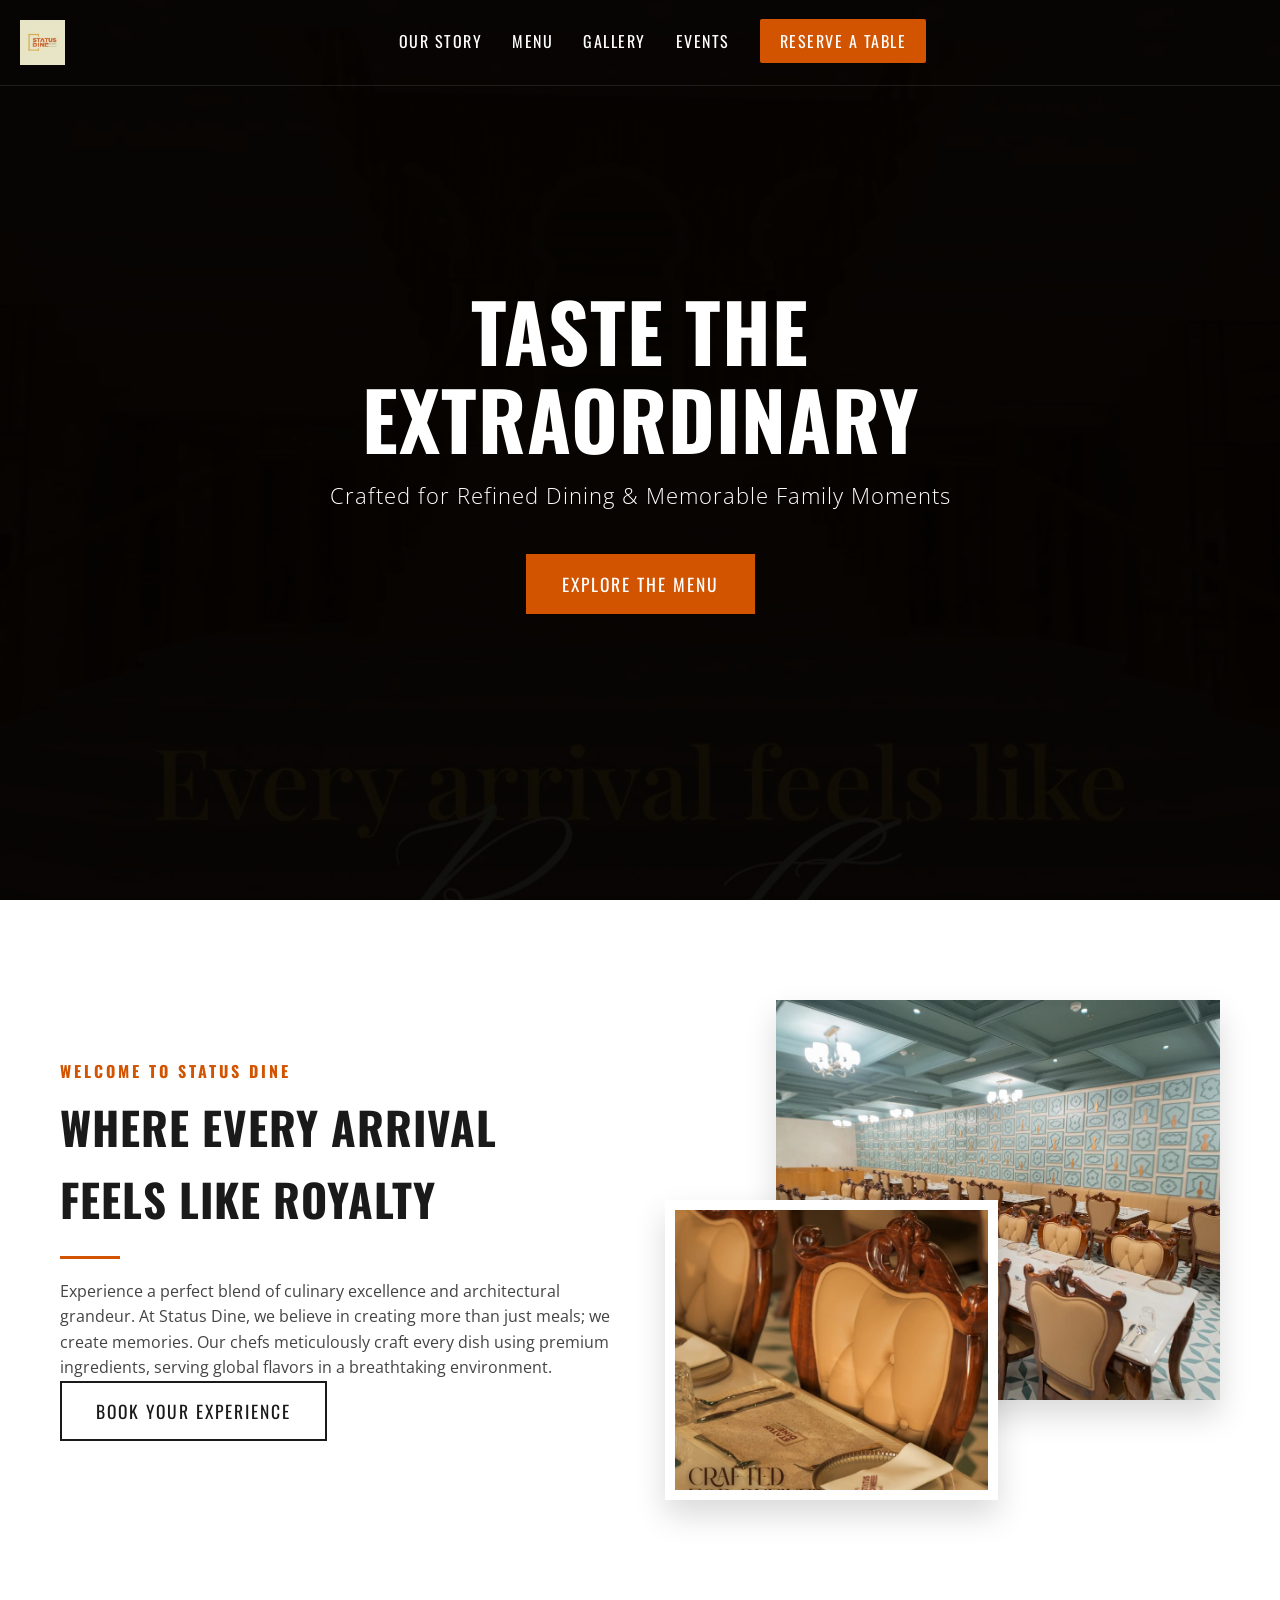
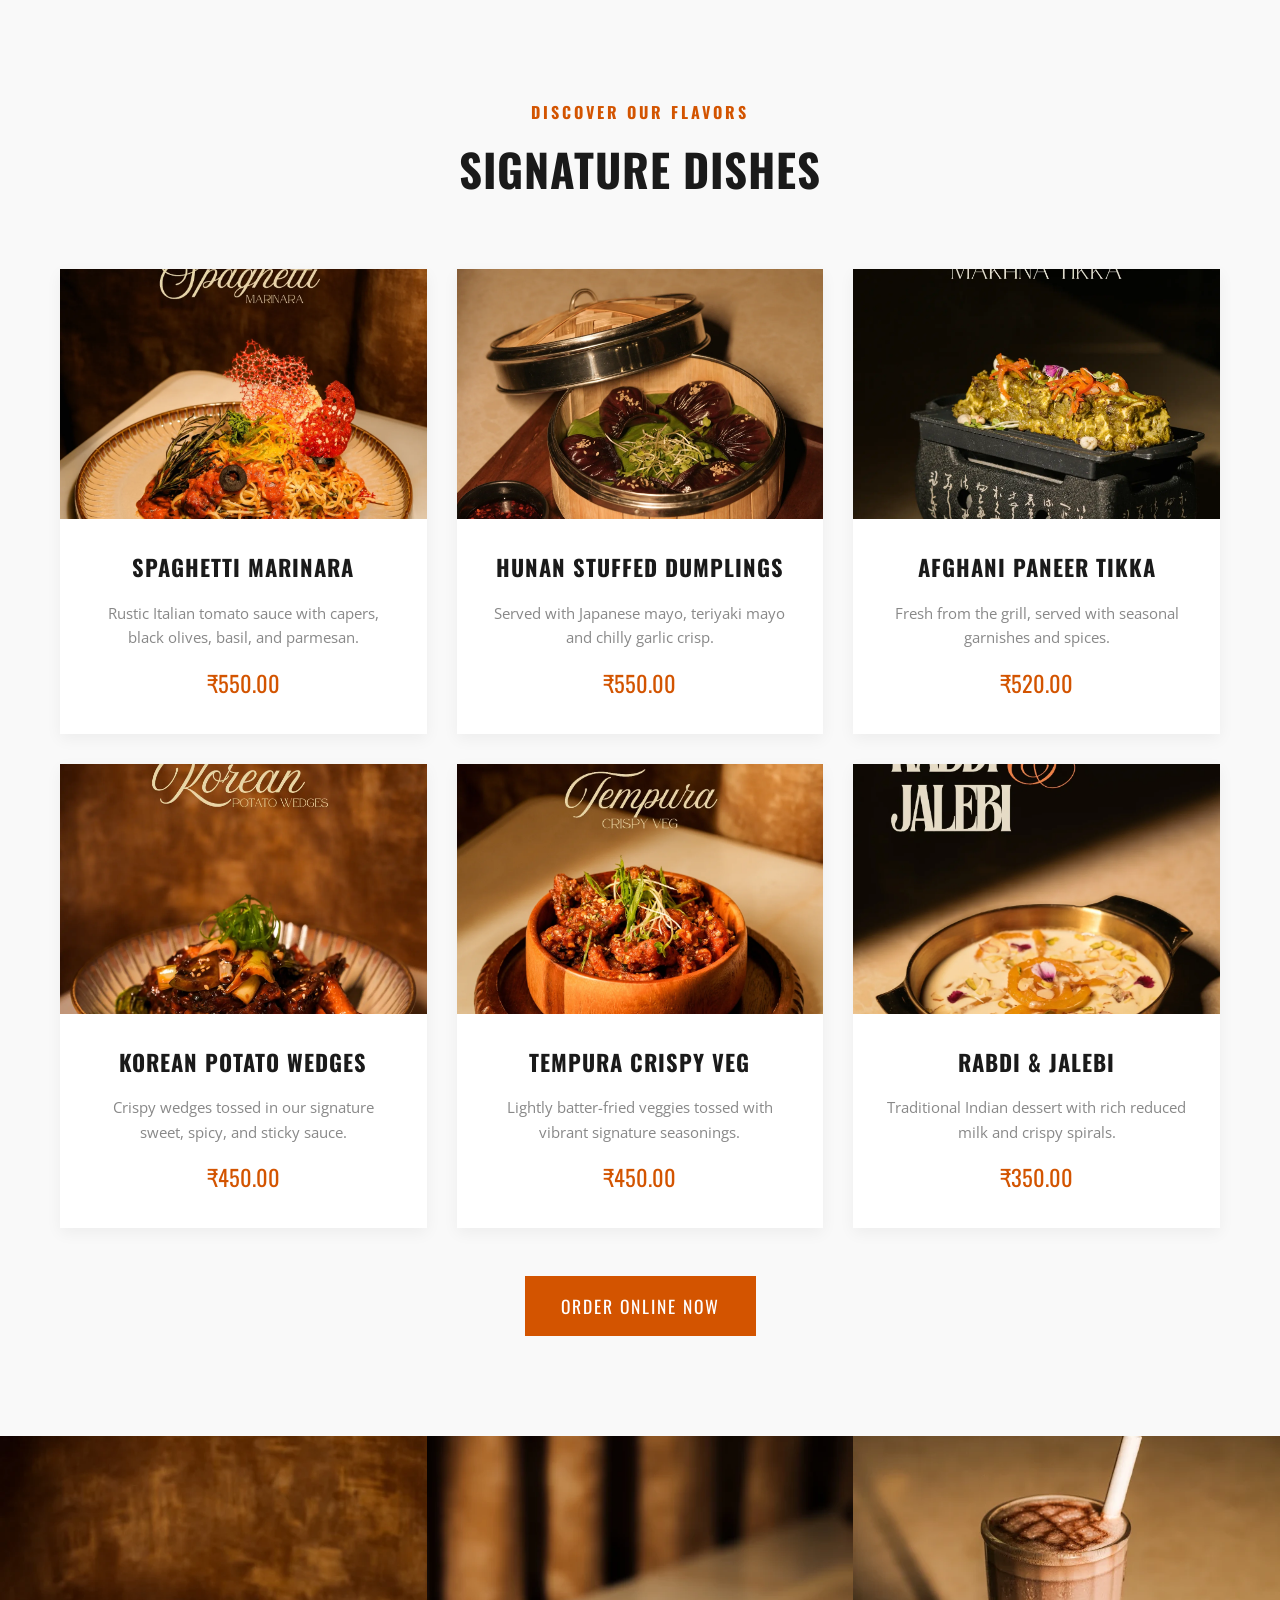
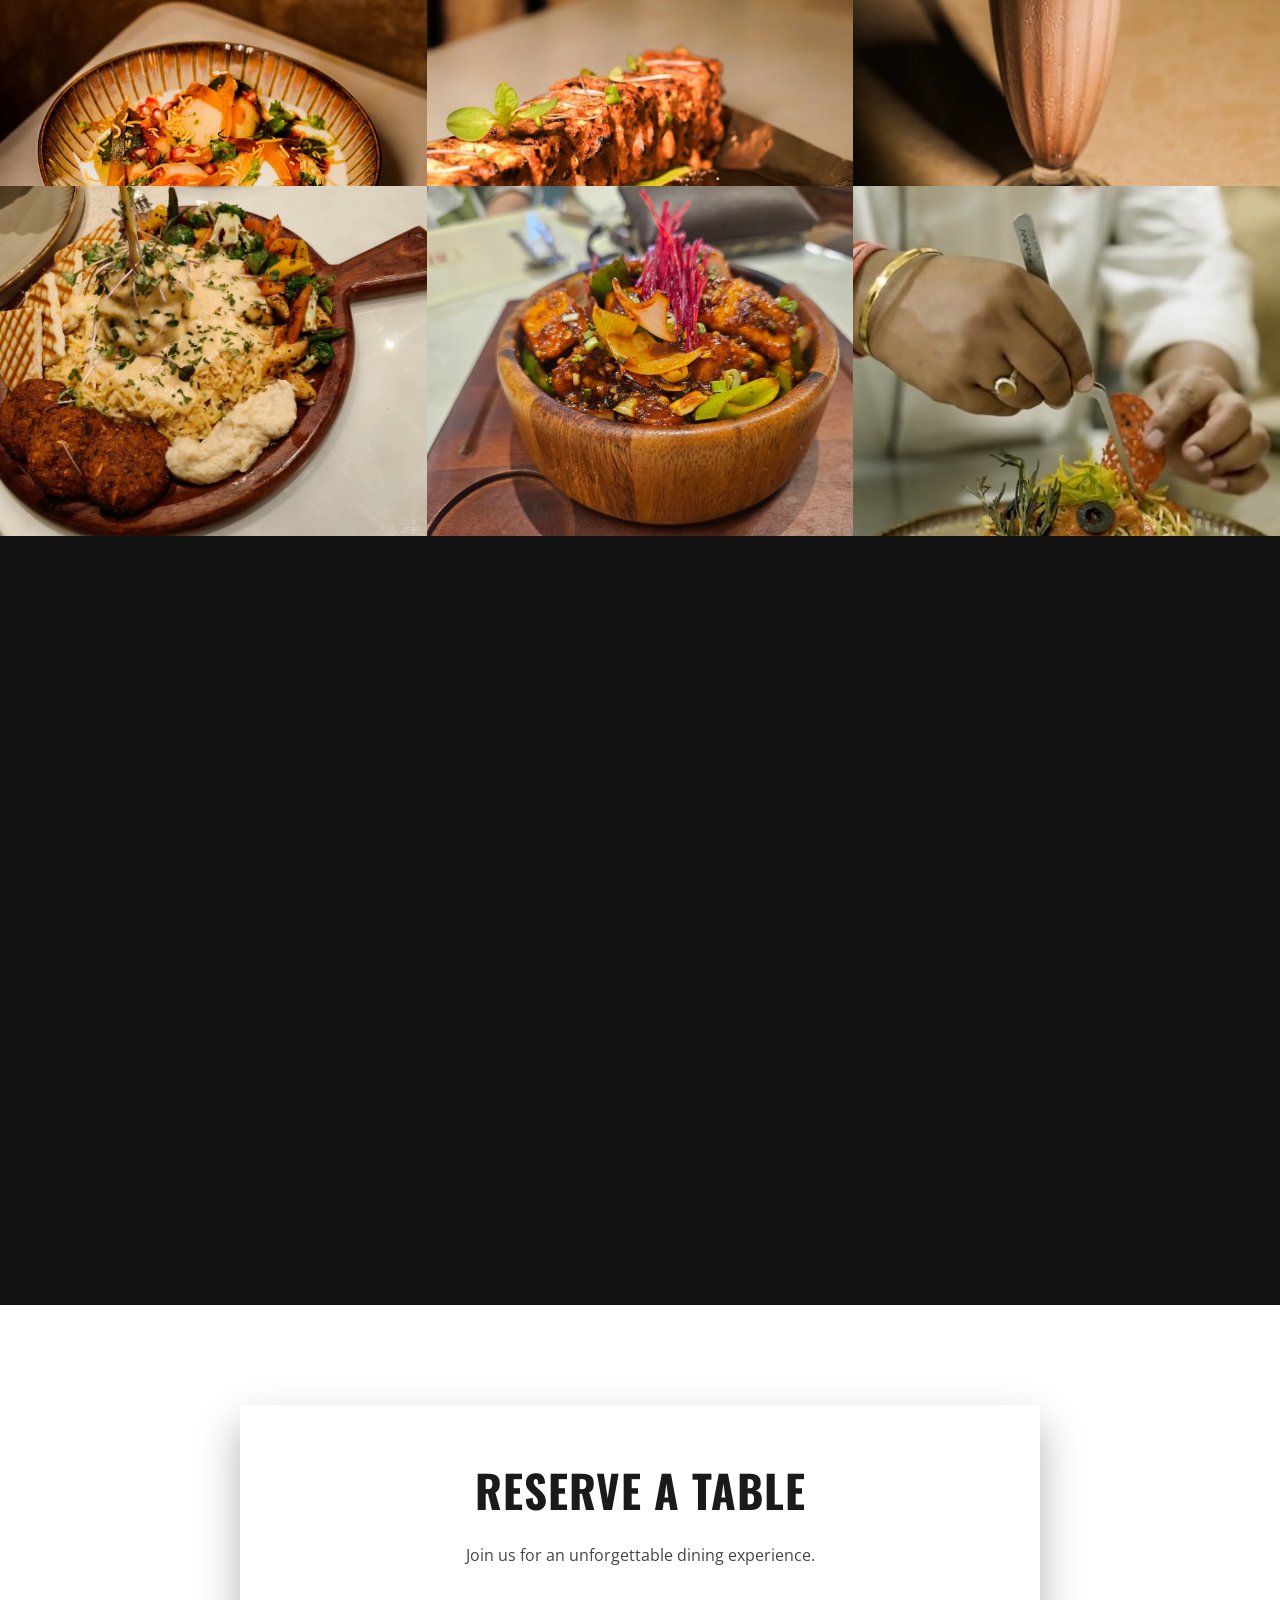
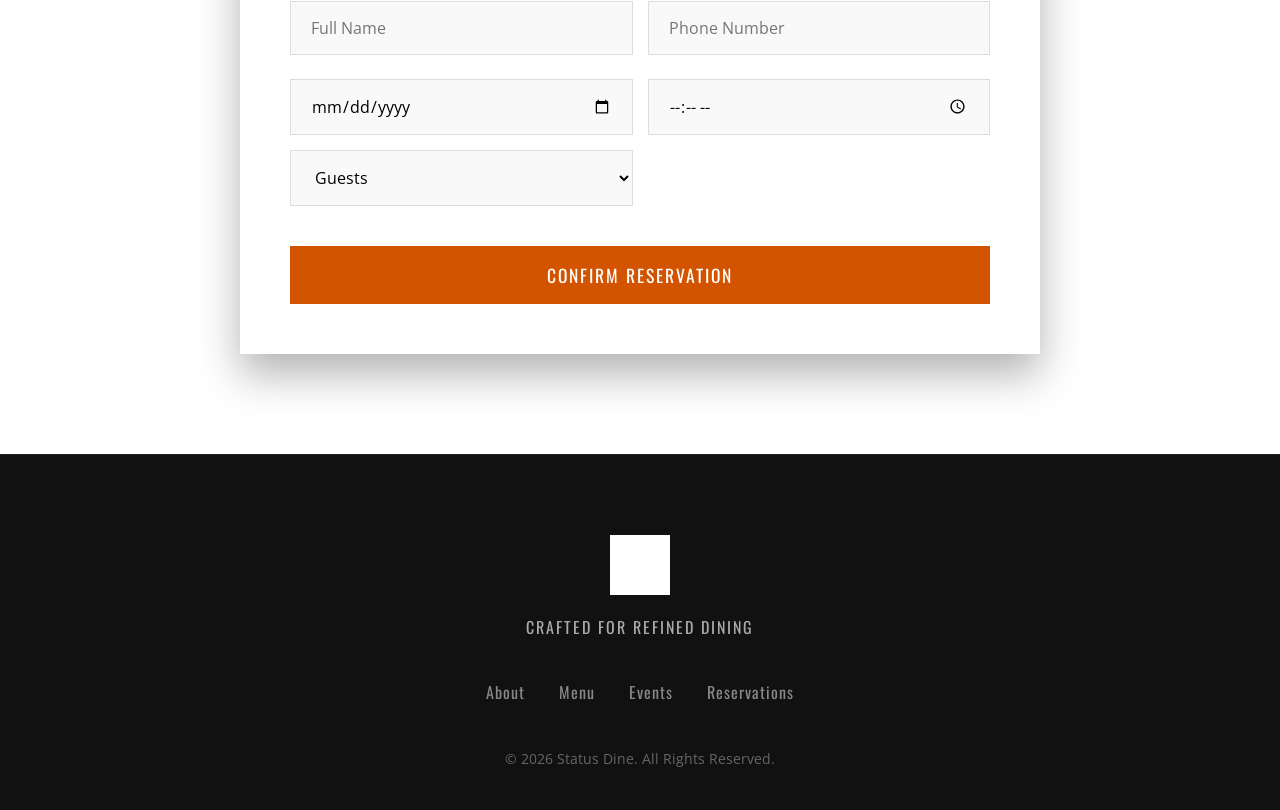
<file: project1/index.html>
<!DOCTYPE html>
<html lang="en">
<head>
    <meta charset="UTF-8">
    <meta name="viewport" content="width=device-width, initial-scale=1.0">
    <title>Status Dine | Premium Family Restaurant</title>
    <link rel="stylesheet" href="style.css">
    <!-- Google Fonts for a bold, modern restaurant look -->
    <link href="https://fonts.googleapis.com/css2?family=Oswald:wght@400;500;700&family=Open+Sans:wght@300;400;600&display=swap" rel="stylesheet">
</head>
<body>

    <!-- Header -->
    <header id="header">
        <div class="header-container">
            <a href="#home" class="logo-link">
                <img src="logo.jpg" alt="Status Dine" class="logo">
            </a>
            <nav>
                <ul class="nav-links">
                    <li><a href="#about">OUR STORY</a></li>
                    <li><a href="#menu">MENU</a></li>
                    <li><a href="#gallery">GALLERY</a></li>
                    <li><a href="#banquet">EVENTS</a></li>
                    <li><a href="#reserve" class="btn-nav">RESERVE A TABLE</a></li>
                </ul>
            </nav>
            <div class="hamburger">
                <span></span><span></span><span></span>
            </div>
        </div>
    </header>

    <!-- Hero Section (Parallax) -->
    <section id="home" class="hero parallax">
        <div class="overlay"></div>
        <div class="hero-content fade-in-up">
            <h1>TASTE THE EXTRAORDINARY</h1>
            <p>Crafted for Refined Dining & Memorable Family Moments</p>
            <a href="#menu" class="btn-solid">EXPLORE THE MENU</a>
        </div>
    </section>

    <!-- About Section -->
    <section id="about" class="section-padding">
        <div class="container grid-half align-center">
            <div class="text-block fade-in-up">
                <h4 class="subtitle">WELCOME TO STATUS DINE</h4>
                <h2>WHERE EVERY ARRIVAL FEELS LIKE ROYALTY</h2>
                <div class="divider"></div>
                <p>Experience a perfect blend of culinary excellence and architectural grandeur. At Status Dine, we believe in creating more than just meals; we create memories. Our chefs meticulously craft every dish using premium ingredients, serving global flavors in a breathtaking environment.</p>
                <a href="#reserve" class="btn-outline">BOOK YOUR EXPERIENCE</a>
            </div>
            <div class="image-collage fade-in-up">
                <img src="f6.webp" alt="Restaurant Interior" class="img-main shadow">
                <img src="f1.webp" alt="Table Setting" class="img-overlap shadow">
            </div>
        </div>
    </section>

    <!-- Featured Menu Section -->
    <section id="menu" class="section-padding bg-light">
        <div class="container text-center">
            <h4 class="subtitle">DISCOVER OUR FLAVORS</h4>
            <h2 class="mb-lg">SIGNATURE DISHES</h2>
            
            <div class="grid-thirds">
                <!-- Card 1 -->
                <div class="card fade-in-up">
                    <div class="card-img-wrap">
                        <img src="r13.webp" alt="Spaghetti Marinara">
                    </div>
                    <div class="card-body">
                        <h3>SPAGHETTI MARINARA</h3>
                        <p>Rustic Italian tomato sauce with capers, black olives, basil, and parmesan.</p>
                        <span class="price">₹550.00</span>
                    </div>
                </div>
                <!-- Card 2 -->
                <div class="card fade-in-up" style="transition-delay: 0.1s;">
                    <div class="card-img-wrap">
                        <img src="r11.webp" alt="Stuffed Dumplings">
                    </div>
                    <div class="card-body">
                        <h3>HUNAN STUFFED DUMPLINGS</h3>
                        <p>Served with Japanese mayo, teriyaki mayo and chilly garlic crisp.</p>
                        <span class="price">₹550.00</span>
                    </div>
                </div>
                <!-- Card 3 -->
                <div class="card fade-in-up" style="transition-delay: 0.2s;">
                    <div class="card-img-wrap">
                        <img src="r4.webp" alt="Afghani Paneer">
                    </div>
                    <div class="card-body">
                        <h3>AFGHANI PANEER TIKKA</h3>
                        <p>Fresh from the grill, served with seasonal garnishes and spices.</p>
                        <span class="price">₹520.00</span>
                    </div>
                </div>
                <!-- Card 4 -->
                <div class="card fade-in-up">
                    <div class="card-img-wrap">
                        <img src="r5.webp" alt="Korean Potato Wedges">
                    </div>
                    <div class="card-body">
                        <h3>KOREAN POTATO WEDGES</h3>
                        <p>Crispy wedges tossed in our signature sweet, spicy, and sticky sauce.</p>
                        <span class="price">₹450.00</span>
                    </div>
                </div>
                <!-- Card 5 -->
                <div class="card fade-in-up" style="transition-delay: 0.1s;">
                    <div class="card-img-wrap">
                        <img src="r14.webp" alt="Tempura Veg">
                    </div>
                    <div class="card-body">
                        <h3>TEMPURA CRISPY VEG</h3>
                        <p>Lightly batter-fried veggies tossed with vibrant signature seasonings.</p>
                        <span class="price">₹450.00</span>
                    </div>
                </div>
                <!-- Card 6 -->
                <div class="card fade-in-up" style="transition-delay: 0.2s;">
                    <div class="card-img-wrap">
                        <img src="r12.webp" alt="Rabdi Jalebi">
                    </div>
                    <div class="card-body">
                        <h3>RABDI & JALEBI</h3>
                        <p>Traditional Indian dessert with rich reduced milk and crispy spirals.</p>
                        <span class="price">₹350.00</span>
                    </div>
                </div>
            </div>
            
            <div style="margin-top: 3rem;">
                <a href="#order" class="btn-solid" onclick="alert('Full Online Ordering System Loading...')">ORDER ONLINE NOW</a>
            </div>
        </div>
    </section>

    <!-- Edge-to-Edge Gallery -->
    <section id="gallery">
        <div class="gallery-container flex-wrap">
            <div class="gallery-item"><img src="r7.webp" alt="Dish 1"></div>
            <div class="gallery-item"><img src="r8.webp" alt="Dish 2"></div>
            <div class="gallery-item"><img src="r9.webp" alt="Beverage"></div>
            <div class="gallery-item"><img src="r10.webp" alt="Sizzler"></div>
            <div class="gallery-item"><img src="r3.webp" alt="Wok Dish"></div>
            <div class="gallery-item"><img src="f2.jpg" alt="Chef"></div>
        </div>
    </section>

    <!-- Banquet & Events (Parallax Split) -->
    <section id="banquet" class="section-padding bg-dark">
        <div class="container grid-half align-center">
            <div class="image-stack fade-in-up">
                <img src="f4.webp" alt="Venue Exterior" class="img-responsive shadow">
                <img src="f5.webp" alt="Banquet Setup" class="img-responsive shadow mt-negative">
            </div>
            <div class="text-block text-white fade-in-up">
                <h4 class="subtitle">CELEBRATE WITH US</h4>
                <h2 style="color: #fff;">HOST YOUR GRAND EVENT</h2>
                <div class="divider"></div>
                <p style="color: #ccc;">From lush outdoor lawns to elegant indoor halls, Status Dine offers versatile spaces tailored for weddings, corporate retreats, and private parties.</p>
                <ul class="clean-list">
                    <li><span>✦</span> Banquet Hall (100 to 1500 Persons)</li>
                    <li><span>✦</span> Party Lawn (100 to 800 Persons)</li>
                    <li><span>✦</span> 38 Premium Accommodating Rooms</li>
                    <li><span>✦</span> Dedicated Conference Hall</li>
                </ul>
                <a href="#reserve" class="btn-solid mt-sm">INQUIRE NOW</a>
            </div>
        </div>
    </section>

    <!-- Reservations Form -->
    <section id="reserve" class="section-padding parallax form-parallax">
        <div class="overlay-darker"></div>
        <div class="container relative z-10">
            <div class="form-box fade-in-up">
                <div class="text-center mb-md">
                    <h2>RESERVE A TABLE</h2>
                    <p>Join us for an unforgettable dining experience.</p>
                </div>
                <form id="reservation-form" onsubmit="handleReservation(event)">
                    <div class="grid-half gap-sm">
                        <input type="text" placeholder="Full Name" required class="input-field">
                        <input type="tel" placeholder="Phone Number" required class="input-field">
                    </div>
                    <div class="grid-thirds gap-sm mt-sm">
                        <input type="date" required class="input-field">
                        <input type="time" required class="input-field">
                        <select required class="input-field">
                            <option value="" disabled selected>Guests</option>
                            <option value="2">2 People</option>
                            <option value="4">4 People</option>
                            <option value="6">6 People</option>
                            <option value="8+">8+ People</option>
                        </select>
                    </div>
                    <button type="submit" class="btn-solid btn-full mt-md">CONFIRM RESERVATION</button>
                </form>
            </div>
        </div>
    </section>

    <!-- Footer -->
    <footer class="footer">
        <div class="container text-center">
            <img src="logo.jpg" alt="Status Dine" class="footer-logo">
            <p class="footer-tagline">CRAFTED FOR REFINED DINING</p>
            <div class="footer-links">
                <a href="#about">About</a>
                <a href="#menu">Menu</a>
                <a href="#banquet">Events</a>
                <a href="#reserve">Reservations</a>
            </div>
            <p class="copyright">&copy; 2026 Status Dine. All Rights Reserved.</p>
        </div>
    </footer>

    <script src="script.js"></script>
</body>
</html>
</file>
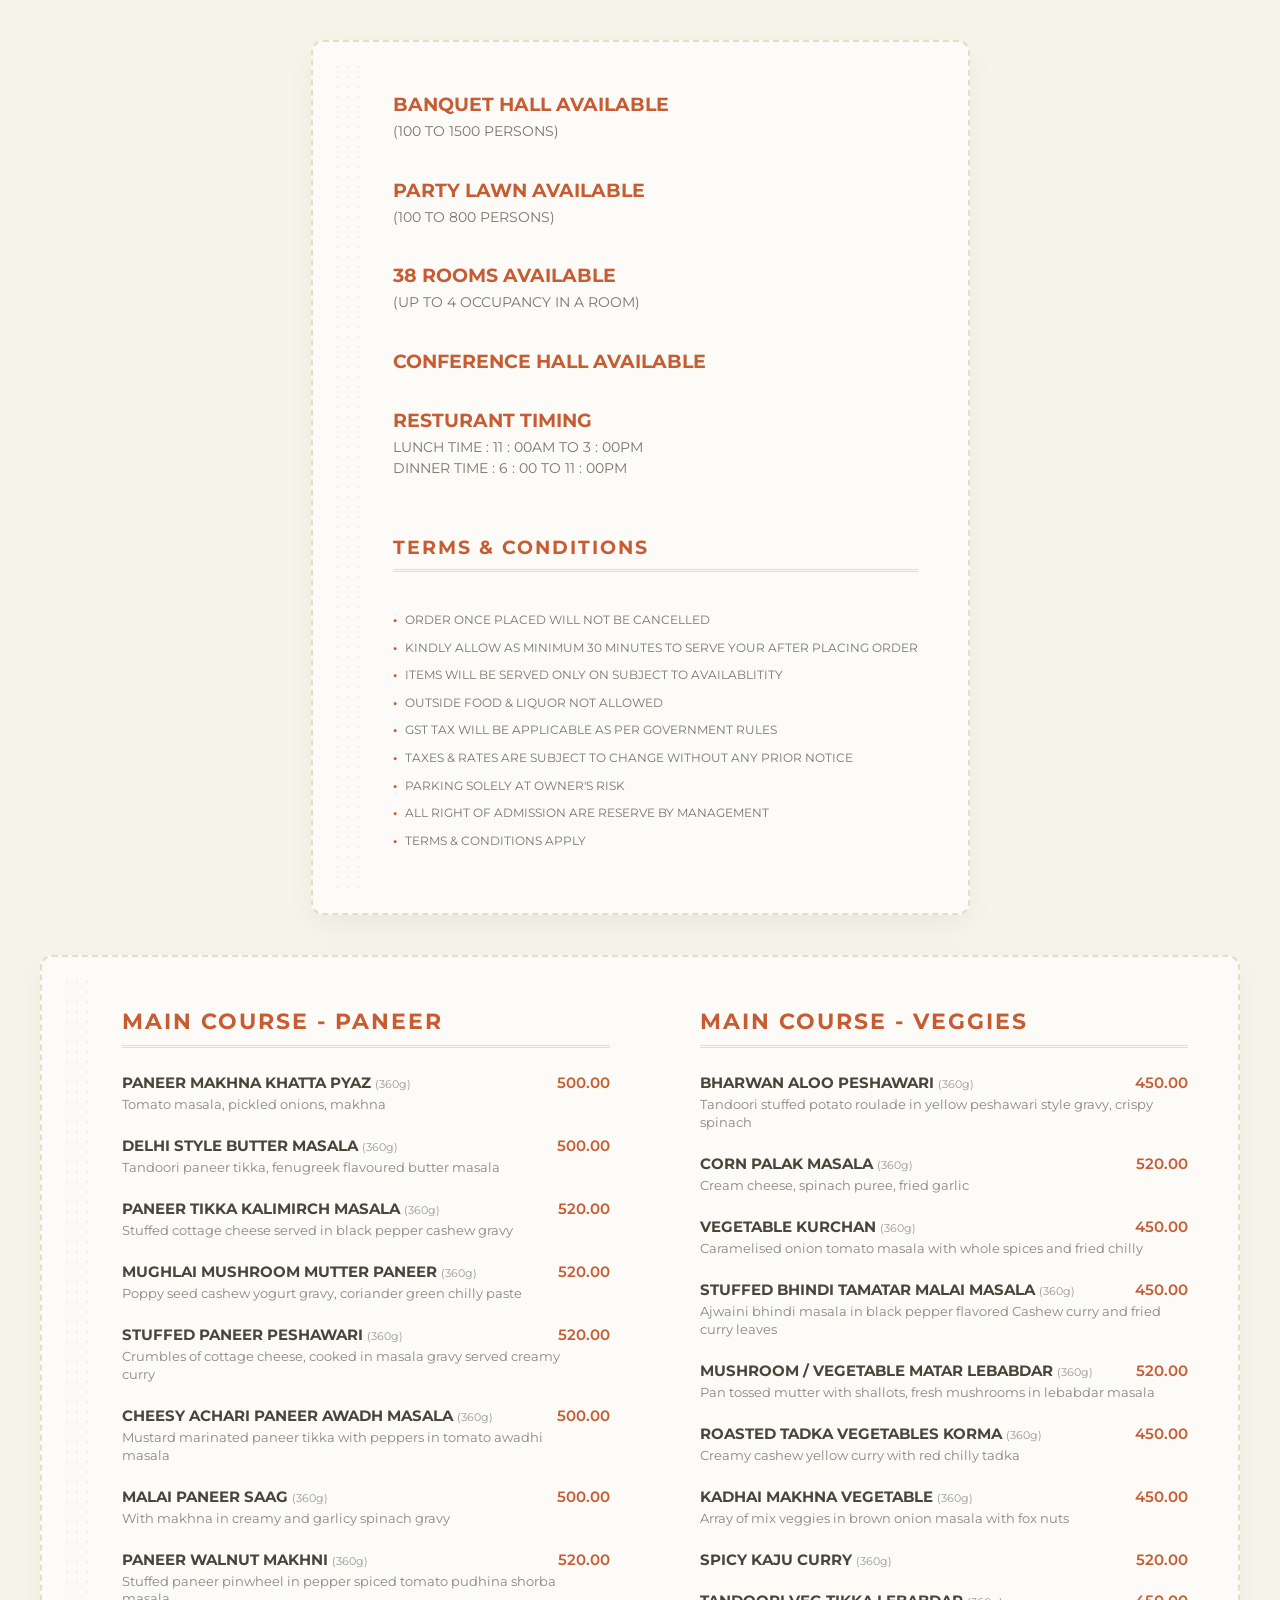
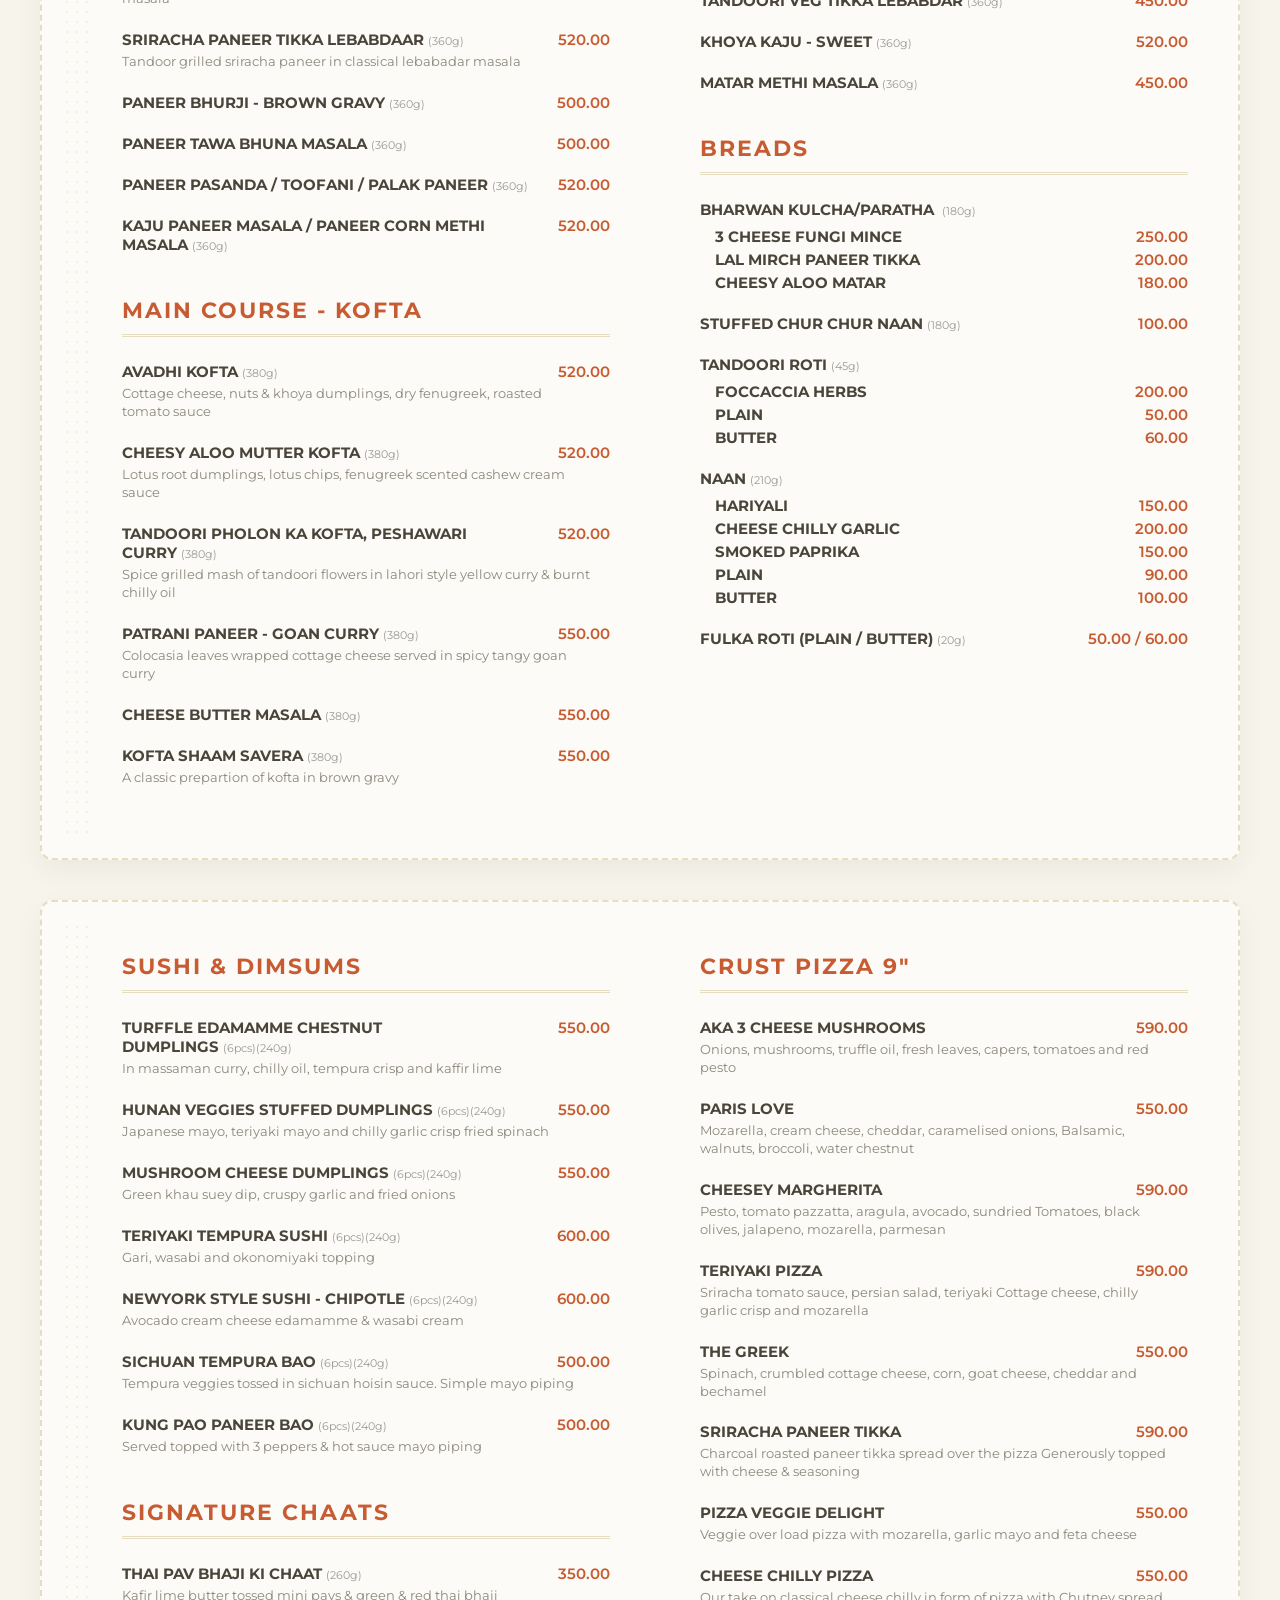
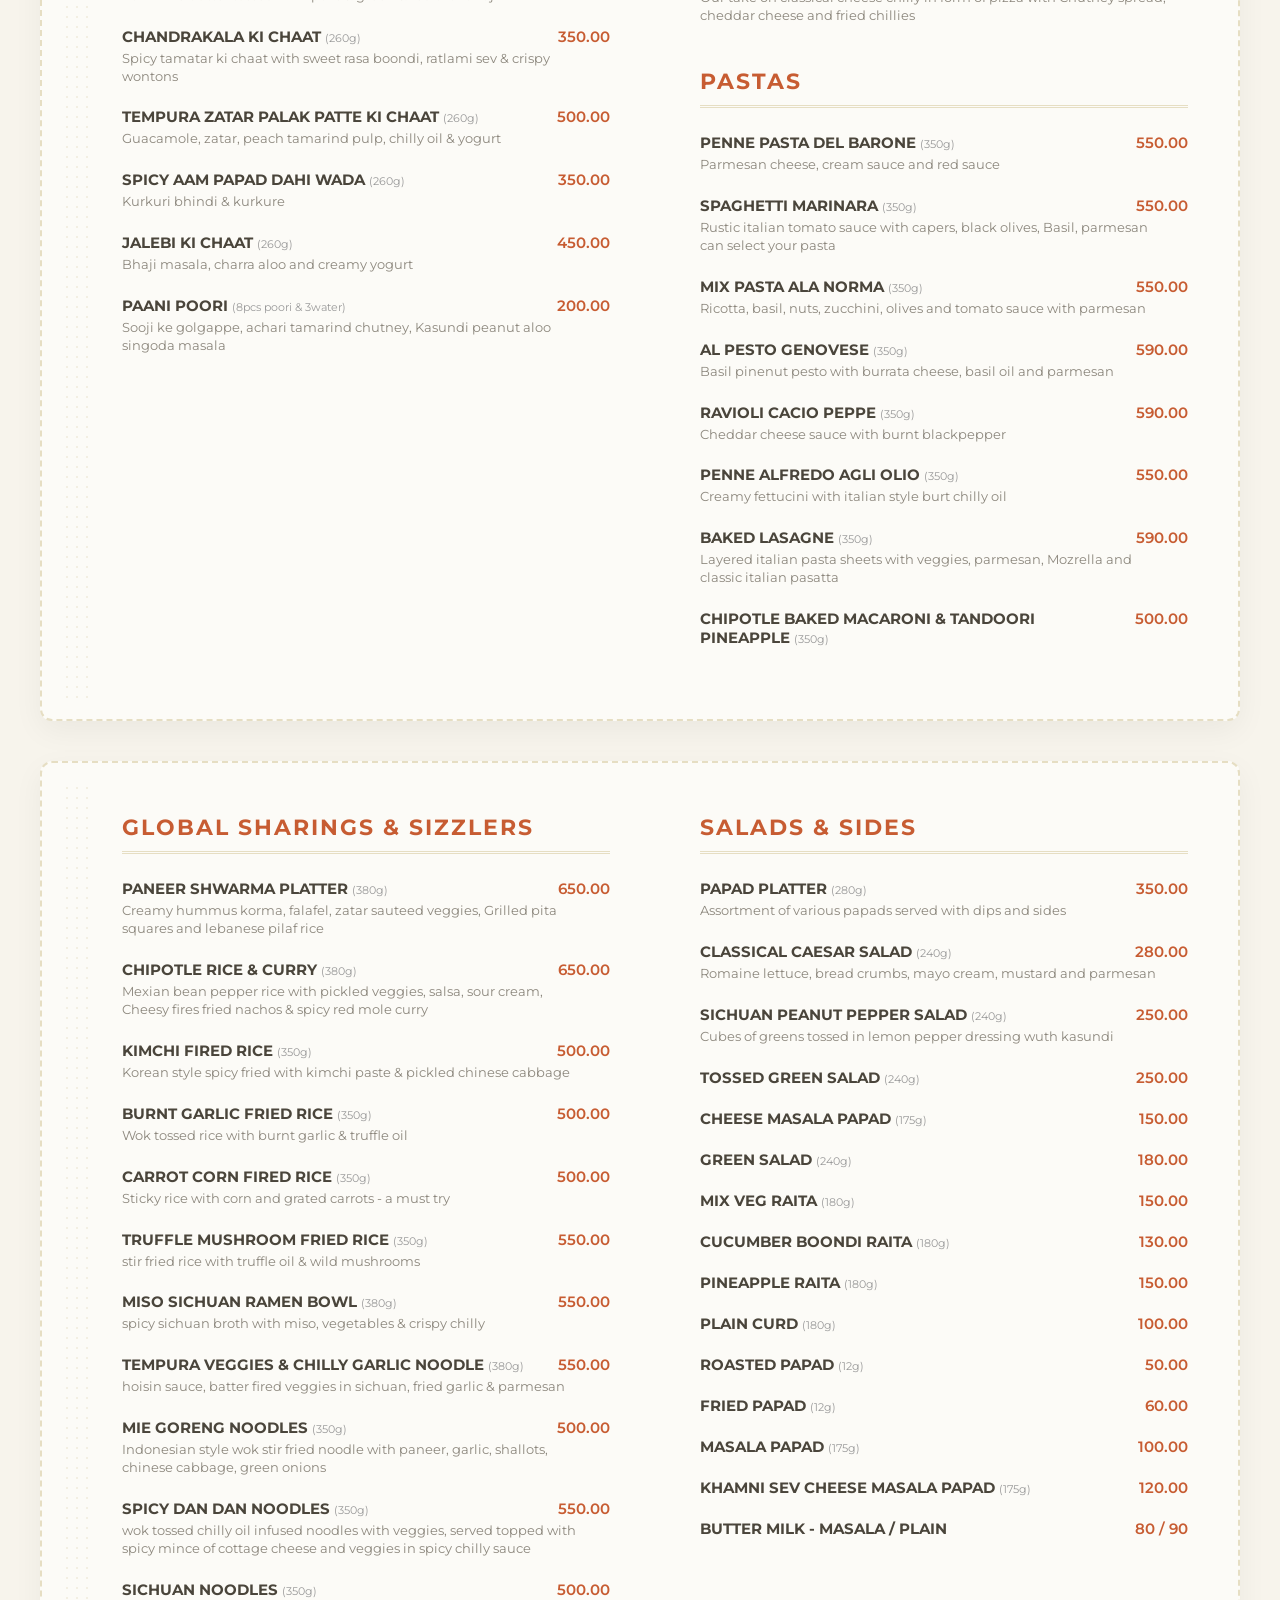
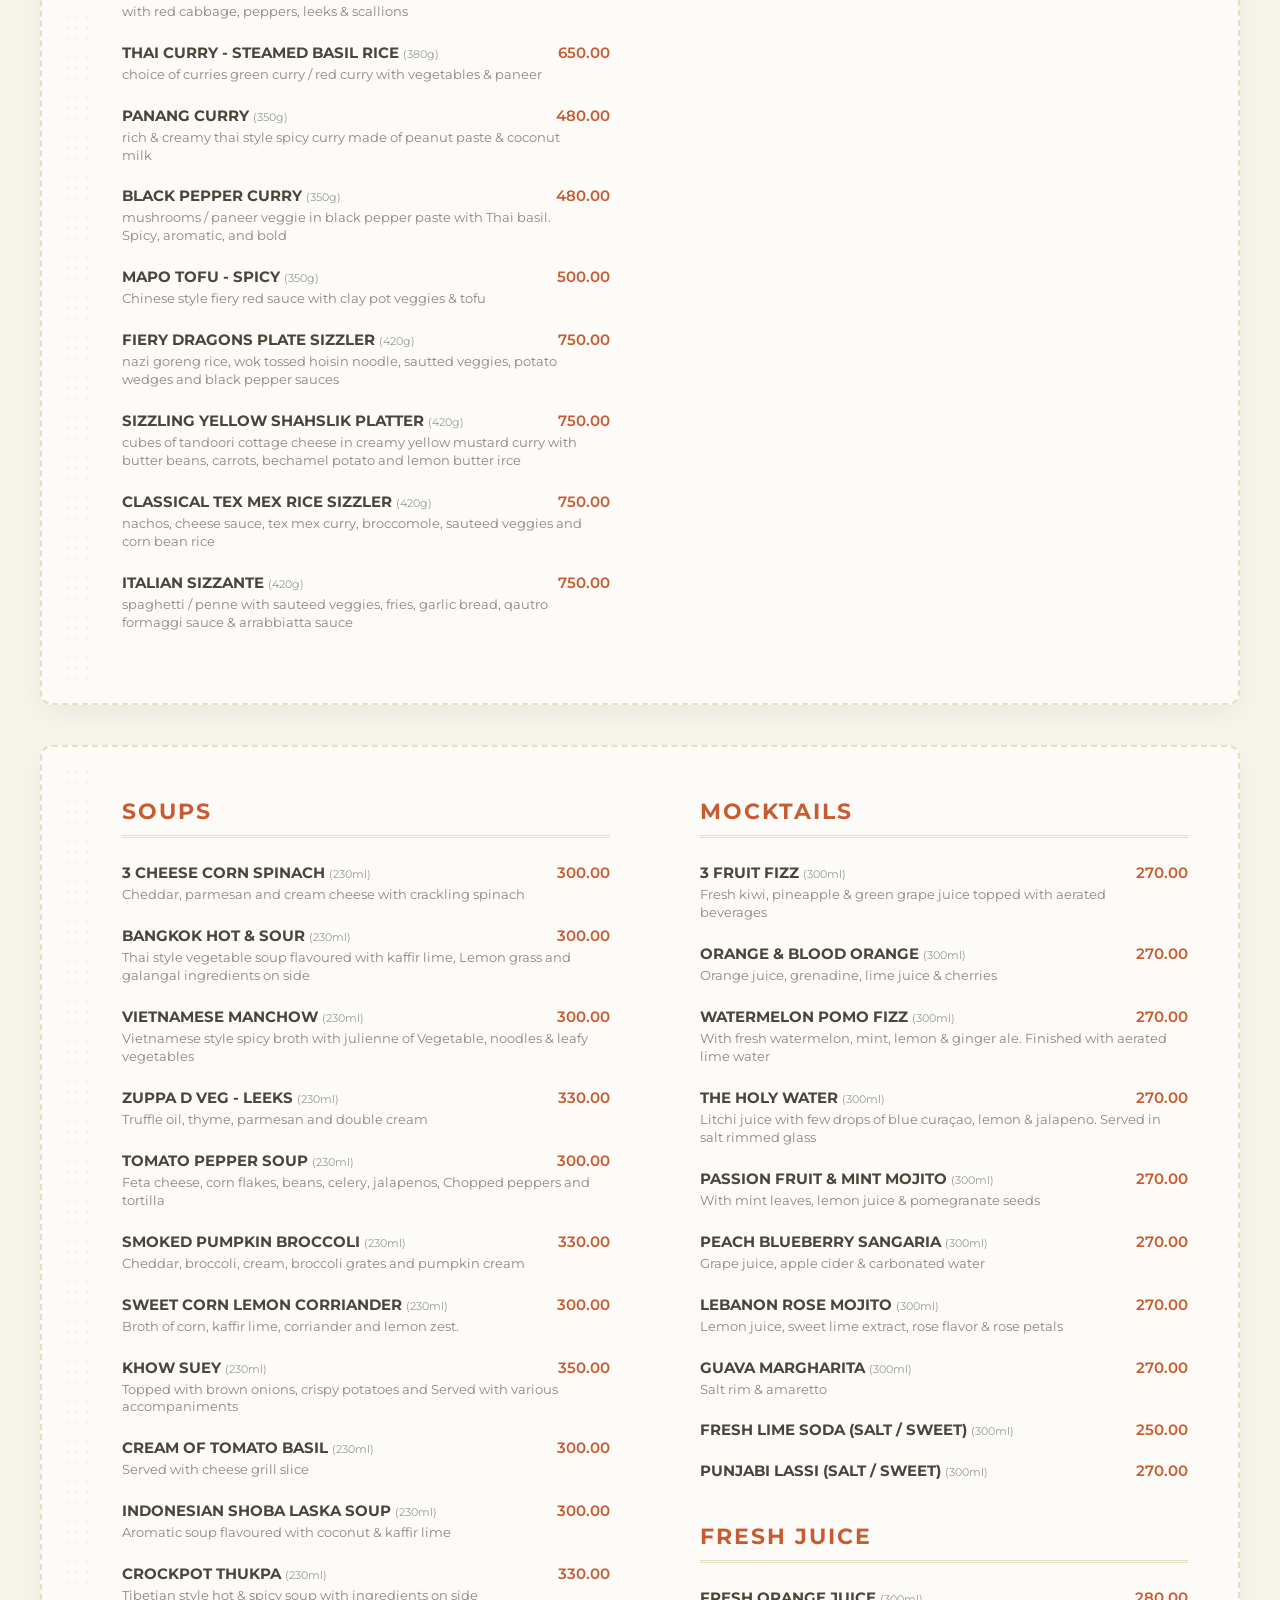
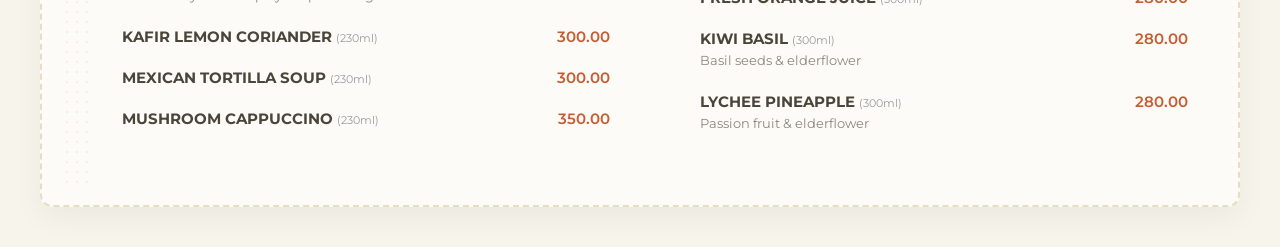
<file: photo/menu.html.html>
<!DOCTYPE html>
<html lang="en">
<head>
    <meta charset="UTF-8">
    <meta name="viewport" content="width=device-width, initial-scale=1.0">
    <title>Restaurant Menu</title>
    <style>
        @import url('https://fonts.googleapis.com/css2?family=Montserrat:wght@400;600;700&display=swap');
        
        body {
            font-family: 'Montserrat', sans-serif;
            background-color: #f7f4ec;
            color: #5a554b;
            margin: 0;
            padding: 40px 20px;
        }
        
        .menu-container {
            max-width: 1200px;
            margin: 0 auto;
            display: flex;
            flex-direction: column;
            gap: 40px;
        }
        
        .menu-spread {
            background-color: #fcfbf7;
            border: 2px dashed #e6dec3;
            border-radius: 12px;
            padding: 50px;
            box-shadow: 0 10px 30px rgba(0,0,0,0.05);
            position: relative;
            display: grid;
            grid-template-columns: 1fr 1fr;
            gap: 60px;
        }
        
        .menu-spread::before {
            content: '';
            position: absolute;
            left: 20px;
            top: 20px;
            bottom: 20px;
            width: 30px;
            background-image: radial-gradient(#e6dec3 20%, transparent 20%);
            background-size: 10px 10px;
            opacity: 0.4;
        }

        .menu-spread.single-page {
            grid-template-columns: 1fr;
            max-width: 600px;
            margin: 0 auto;
        }
        
        .content-column {
            margin-left: 30px;
        }
        
        h2.section-title {
            color: #c75c32;
            font-size: 1.4em;
            text-transform: uppercase;
            letter-spacing: 2px;
            border-bottom: 3px double #e6dec3;
            padding-bottom: 10px;
            margin-top: 0;
            margin-bottom: 25px;
            display: inline-block;
            width: 100%;
        }
        
        /* Image 1 Specific Styles */
        .info-section { margin-bottom: 35px; }
        .info-title {
            color: #c75c32;
            font-size: 1.2em;
            font-weight: 700;
            margin-bottom: 5px;
            text-transform: uppercase;
        }
        .info-desc { font-size: 0.9em; color: #7a756b; line-height: 1.5; }
        .terms-list {
            list-style: none; padding: 0; font-size: 0.75em; line-height: 1.8; color: #7a756b;
        }
        .terms-list li::before {
            content: '•'; color: #c75c32; font-weight: bold; display: inline-block; width: 1em; margin-left: -1em;
        }
        .terms-list li { padding-left: 1em; margin-bottom: 6px; text-transform: uppercase; }
        
        /* Menu Item Styles */
        .menu-item { margin-bottom: 22px; break-inside: avoid; }
        .item-header {
            display: flex;
            justify-content: space-between;
            align-items: baseline;
            margin-bottom: 4px;
        }
        .item-name {
            font-weight: 700;
            font-size: 0.95em;
            text-transform: uppercase;
            color: #4a453b;
            flex: 1;
            padding-right: 15px;
        }
        .item-weight {
            font-size: 0.75em;
            color: #999;
            font-weight: 400;
            margin-left: 4px;
            text-transform: lowercase;
            white-space: nowrap;
        }
        .item-price {
            font-weight: 600;
            color: #c75c32;
            font-size: 0.95em;
            white-space: nowrap;
        }
        .item-desc {
            font-size: 0.8em;
            color: #8c877d;
            line-height: 1.4;
            margin: 0;
            padding-right: 20px;
        }
        
        .sub-item {
            margin-left: 15px;
            margin-top: 8px;
            margin-bottom: 8px;
        }
        
        @media (max-width: 800px) {
            .menu-spread {
                grid-template-columns: 1fr;
                gap: 40px;
            }
        }
    </style>
</head>
<body>

<div class="menu-container">

    <!-- Image 1 -->
    <div class="menu-spread single-page">
        <div class="content-column">
            <div class="info-section">
                <div class="info-title">BANQUET HALL AVAILABLE</div>
                <div class="info-desc">(100 TO 1500 PERSONS)</div>
            </div>
            <div class="info-section">
                <div class="info-title">PARTY LAWN AVAILABLE</div>
                <div class="info-desc">(100 TO 800 PERSONS)</div>
            </div>
            <div class="info-section">
                <div class="info-title">38 ROOMS AVAILABLE</div>
                <div class="info-desc">(UP TO 4 OCCUPANCY IN A ROOM)</div>
            </div>
            <div class="info-section">
                <div class="info-title">CONFERENCE HALL AVAILABLE</div>
            </div>
            <div class="info-section">
                <div class="info-title">RESTURANT TIMING</div>
                <div class="info-desc">LUNCH TIME : 11 : 00AM TO 3 : 00PM<br>DINNER TIME : 6 : 00 TO 11 : 00PM</div>
            </div>
            
            <h2 class="section-title" style="font-size: 1.2em; margin-top: 20px;">TERMS & CONDITIONS</h2>
            <ul class="terms-list">
                <li>ORDER ONCE PLACED WILL NOT BE CANCELLED</li>
                <li>KINDLY ALLOW AS MINIMUM 30 MINUTES TO SERVE YOUR AFTER PLACING ORDER</li>
                <li>ITEMS WILL BE SERVED ONLY ON SUBJECT TO AVAILABLITITY</li>
                <li>OUTSIDE FOOD & LIQUOR NOT ALLOWED</li>
                <li>GST TAX WILL BE APPLICABLE AS PER GOVERNMENT RULES</li>
                <li>TAXES & RATES ARE SUBJECT TO CHANGE WITHOUT ANY PRIOR NOTICE</li>
                <li>PARKING SOLELY AT OWNER'S RISK</li>
                <li>ALL RIGHT OF ADMISSION ARE RESERVE BY MANAGEMENT</li>
                <li>TERMS & CONDITIONS APPLY</li>
            </ul>
        </div>
    </div>

    <!-- Image 2 -->
    <div class="menu-spread">
        <!-- Left Column -->
        <div class="content-column">
            <h2 class="section-title">MAIN COURSE - PANEER</h2>
            
            <div class="menu-item">
                <div class="item-header">
                    <span class="item-name">PANEER MAKHNA KHATTA PYAZ<span class="item-weight">(360g)</span></span>
                    <span class="item-price">500.00</span>
                </div>
                <p class="item-desc">Tomato masala, pickled onions, makhna</p>
            </div>
            <div class="menu-item">
                <div class="item-header">
                    <span class="item-name">DELHI STYLE BUTTER MASALA<span class="item-weight">(360g)</span></span>
                    <span class="item-price">500.00</span>
                </div>
                <p class="item-desc">Tandoori paneer tikka, fenugreek flavoured butter masala</p>
            </div>
            <div class="menu-item">
                <div class="item-header">
                    <span class="item-name">PANEER TIKKA KALIMIRCH MASALA<span class="item-weight">(360g)</span></span>
                    <span class="item-price">520.00</span>
                </div>
                <p class="item-desc">Stuffed cottage cheese served in black pepper cashew gravy</p>
            </div>
            <div class="menu-item">
                <div class="item-header">
                    <span class="item-name">MUGHLAI MUSHROOM MUTTER PANEER<span class="item-weight">(360g)</span></span>
                    <span class="item-price">520.00</span>
                </div>
                <p class="item-desc">Poppy seed cashew yogurt gravy, coriander green chilly paste</p>
            </div>
            <div class="menu-item">
                <div class="item-header">
                    <span class="item-name">STUFFED PANEER PESHAWARI<span class="item-weight">(360g)</span></span>
                    <span class="item-price">520.00</span>
                </div>
                <p class="item-desc">Crumbles of cottage cheese, cooked in masala gravy served creamy curry</p>
            </div>
            <div class="menu-item">
                <div class="item-header">
                    <span class="item-name">CHEESY ACHARI PANEER AWADH MASALA<span class="item-weight">(360g)</span></span>
                    <span class="item-price">500.00</span>
                </div>
                <p class="item-desc">Mustard marinated paneer tikka with peppers in tomato awadhi masala</p>
            </div>
            <div class="menu-item">
                <div class="item-header">
                    <span class="item-name">MALAI PANEER SAAG<span class="item-weight">(360g)</span></span>
                    <span class="item-price">500.00</span>
                </div>
                <p class="item-desc">With makhna in creamy and garlicy spinach gravy</p>
            </div>
            <div class="menu-item">
                <div class="item-header">
                    <span class="item-name">PANEER WALNUT MAKHNI<span class="item-weight">(360g)</span></span>
                    <span class="item-price">520.00</span>
                </div>
                <p class="item-desc">Stuffed paneer pinwheel in pepper spiced tomato pudhina shorba masala</p>
            </div>
            <div class="menu-item">
                <div class="item-header">
                    <span class="item-name">SRIRACHA PANEER TIKKA LEBABDAAR<span class="item-weight">(360g)</span></span>
                    <span class="item-price">520.00</span>
                </div>
                <p class="item-desc">Tandoor grilled sriracha paneer in classical lebabadar masala</p>
            </div>
            <div class="menu-item">
                <div class="item-header">
                    <span class="item-name">PANEER BHURJI - BROWN GRAVY<span class="item-weight">(360g)</span></span>
                    <span class="item-price">500.00</span>
                </div>
            </div>
            <div class="menu-item">
                <div class="item-header">
                    <span class="item-name">PANEER TAWA BHUNA MASALA<span class="item-weight">(360g)</span></span>
                    <span class="item-price">500.00</span>
                </div>
            </div>
            <div class="menu-item">
                <div class="item-header">
                    <span class="item-name">PANEER PASANDA / TOOFANI / PALAK PANEER<span class="item-weight">(360g)</span></span>
                    <span class="item-price">520.00</span>
                </div>
            </div>
            <div class="menu-item">
                <div class="item-header">
                    <span class="item-name">KAJU PANEER MASALA / PANEER CORN METHI MASALA<span class="item-weight">(360g)</span></span>
                    <span class="item-price">520.00</span>
                </div>
            </div>

            <h2 class="section-title" style="margin-top: 20px;">MAIN COURSE - KOFTA</h2>
            <div class="menu-item">
                <div class="item-header">
                    <span class="item-name">AVADHI KOFTA<span class="item-weight">(380g)</span></span>
                    <span class="item-price">520.00</span>
                </div>
                <p class="item-desc">Cottage cheese, nuts & khoya dumplings, dry fenugreek, roasted tomato sauce</p>
            </div>
            <div class="menu-item">
                <div class="item-header">
                    <span class="item-name">CHEESY ALOO MUTTER KOFTA<span class="item-weight">(380g)</span></span>
                    <span class="item-price">520.00</span>
                </div>
                <p class="item-desc">Lotus root dumplings, lotus chips, fenugreek scented cashew cream sauce</p>
            </div>
            <div class="menu-item">
                <div class="item-header">
                    <span class="item-name">TANDOORI PHOLON KA KOFTA, PESHAWARI CURRY<span class="item-weight">(380g)</span></span>
                    <span class="item-price">520.00</span>
                </div>
                <p class="item-desc">Spice grilled mash of tandoori flowers in lahori style yellow curry & burnt chilly oil</p>
            </div>
            <div class="menu-item">
                <div class="item-header">
                    <span class="item-name">PATRANI PANEER - GOAN CURRY<span class="item-weight">(380g)</span></span>
                    <span class="item-price">550.00</span>
                </div>
                <p class="item-desc">Colocasia leaves wrapped cottage cheese served in spicy tangy goan curry</p>
            </div>
            <div class="menu-item">
                <div class="item-header">
                    <span class="item-name">CHEESE BUTTER MASALA<span class="item-weight">(380g)</span></span>
                    <span class="item-price">550.00</span>
                </div>
            </div>
            <div class="menu-item">
                <div class="item-header">
                    <span class="item-name">KOFTA SHAAM SAVERA<span class="item-weight">(380g)</span></span>
                    <span class="item-price">550.00</span>
                </div>
                <p class="item-desc">A classic prepartion of kofta in brown gravy</p>
            </div>
        </div>
        
        <!-- Right Column -->
        <div class="content-column">
            <h2 class="section-title">MAIN COURSE - VEGGIES</h2>
            <div class="menu-item">
                <div class="item-header">
                    <span class="item-name">BHARWAN ALOO PESHAWARI<span class="item-weight">(360g)</span></span>
                    <span class="item-price">450.00</span>
                </div>
                <p class="item-desc">Tandoori stuffed potato roulade in yellow peshawari style gravy, crispy spinach</p>
            </div>
            <div class="menu-item">
                <div class="item-header">
                    <span class="item-name">CORN PALAK MASALA<span class="item-weight">(360g)</span></span>
                    <span class="item-price">520.00</span>
                </div>
                <p class="item-desc">Cream cheese, spinach puree, fried garlic</p>
            </div>
            <div class="menu-item">
                <div class="item-header">
                    <span class="item-name">VEGETABLE KURCHAN<span class="item-weight">(360g)</span></span>
                    <span class="item-price">450.00</span>
                </div>
                <p class="item-desc">Caramelised onion tomato masala with whole spices and fried chilly</p>
            </div>
            <div class="menu-item">
                <div class="item-header">
                    <span class="item-name">STUFFED BHINDI TAMATAR MALAI MASALA<span class="item-weight">(360g)</span></span>
                    <span class="item-price">450.00</span>
                </div>
                <p class="item-desc">Ajwaini bhindi masala in black pepper flavored Cashew curry and fried curry leaves</p>
            </div>
            <div class="menu-item">
                <div class="item-header">
                    <span class="item-name">MUSHROOM / VEGETABLE MATAR LEBABDAR<span class="item-weight">(360g)</span></span>
                    <span class="item-price">520.00</span>
                </div>
                <p class="item-desc">Pan tossed mutter with shallots, fresh mushrooms in lebabdar masala</p>
            </div>
            <div class="menu-item">
                <div class="item-header">
                    <span class="item-name">ROASTED TADKA VEGETABLES KORMA<span class="item-weight">(360g)</span></span>
                    <span class="item-price">450.00</span>
                </div>
                <p class="item-desc">Creamy cashew yellow curry with red chilly tadka</p>
            </div>
            <div class="menu-item">
                <div class="item-header">
                    <span class="item-name">KADHAI MAKHNA VEGETABLE<span class="item-weight">(360g)</span></span>
                    <span class="item-price">450.00</span>
                </div>
                <p class="item-desc">Array of mix veggies in brown onion masala with fox nuts</p>
            </div>
            <div class="menu-item">
                <div class="item-header">
                    <span class="item-name">SPICY KAJU CURRY<span class="item-weight">(360g)</span></span>
                    <span class="item-price">520.00</span>
                </div>
            </div>
            <div class="menu-item">
                <div class="item-header">
                    <span class="item-name">TANDOORI VEG TIKKA LEBABDAR<span class="item-weight">(360g)</span></span>
                    <span class="item-price">450.00</span>
                </div>
            </div>
            <div class="menu-item">
                <div class="item-header">
                    <span class="item-name">KHOYA KAJU - SWEET<span class="item-weight">(360g)</span></span>
                    <span class="item-price">520.00</span>
                </div>
            </div>
            <div class="menu-item">
                <div class="item-header">
                    <span class="item-name">MATAR METHI MASALA<span class="item-weight">(360g)</span></span>
                    <span class="item-price">450.00</span>
                </div>
            </div>

            <h2 class="section-title" style="margin-top: 20px;">BREADS</h2>
            <div class="menu-item">
                <div class="item-header">
                    <span class="item-name">BHARWAN KULCHA/PARATHA <span class="item-weight">(180g)</span></span>
                </div>
                <div class="sub-item">
                    <div class="item-header"><span class="item-name">3 CHEESE FUNGI MINCE</span><span class="item-price">250.00</span></div>
                    <div class="item-header"><span class="item-name">LAL MIRCH PANEER TIKKA</span><span class="item-price">200.00</span></div>
                    <div class="item-header"><span class="item-name">CHEESY ALOO MATAR</span><span class="item-price">180.00</span></div>
                </div>
            </div>
            <div class="menu-item">
                <div class="item-header">
                    <span class="item-name">STUFFED CHUR CHUR NAAN<span class="item-weight">(180g)</span></span>
                    <span class="item-price">100.00</span>
                </div>
            </div>
            <div class="menu-item">
                <div class="item-header">
                    <span class="item-name">TANDOORI ROTI<span class="item-weight">(45g)</span></span>
                </div>
                <div class="sub-item">
                    <div class="item-header"><span class="item-name">FOCCACCIA HERBS</span><span class="item-price">200.00</span></div>
                    <div class="item-header"><span class="item-name">PLAIN</span><span class="item-price">50.00</span></div>
                    <div class="item-header"><span class="item-name">BUTTER</span><span class="item-price">60.00</span></div>
                </div>
            </div>
            <div class="menu-item">
                <div class="item-header">
                    <span class="item-name">NAAN<span class="item-weight">(210g)</span></span>
                </div>
                <div class="sub-item">
                    <div class="item-header"><span class="item-name">HARIYALI</span><span class="item-price">150.00</span></div>
                    <div class="item-header"><span class="item-name">CHEESE CHILLY GARLIC</span><span class="item-price">200.00</span></div>
                    <div class="item-header"><span class="item-name">SMOKED PAPRIKA</span><span class="item-price">150.00</span></div>
                    <div class="item-header"><span class="item-name">PLAIN</span><span class="item-price">90.00</span></div>
                    <div class="item-header"><span class="item-name">BUTTER</span><span class="item-price">100.00</span></div>
                </div>
            </div>
            <div class="menu-item">
                <div class="item-header">
                    <span class="item-name">FULKA ROTI (PLAIN / BUTTER)<span class="item-weight">(20g)</span></span>
                    <span class="item-price">50.00 / 60.00</span>
                </div>
            </div>
        </div>
    </div>

    <!-- Image 3 -->
    <div class="menu-spread">
        <!-- Left Column -->
        <div class="content-column">
            <h2 class="section-title">SUSHI & DIMSUMS</h2>
            <div class="menu-item">
                <div class="item-header">
                    <span class="item-name">TURFFLE EDAMAMME CHESTNUT DUMPLINGS<span class="item-weight">(6pcs)(240g)</span></span>
                    <span class="item-price">550.00</span>
                </div>
                <p class="item-desc">In massaman curry, chilly oil, tempura crisp and kaffir lime</p>
            </div>
            <div class="menu-item">
                <div class="item-header">
                    <span class="item-name">HUNAN VEGGIES STUFFED DUMPLINGS<span class="item-weight">(6pcs)(240g)</span></span>
                    <span class="item-price">550.00</span>
                </div>
                <p class="item-desc">Japanese mayo, teriyaki mayo and chilly garlic crisp fried spinach</p>
            </div>
            <div class="menu-item">
                <div class="item-header">
                    <span class="item-name">MUSHROOM CHEESE DUMPLINGS<span class="item-weight">(6pcs)(240g)</span></span>
                    <span class="item-price">550.00</span>
                </div>
                <p class="item-desc">Green khau suey dip, cruspy garlic and fried onions</p>
            </div>
            <div class="menu-item">
                <div class="item-header">
                    <span class="item-name">TERIYAKI TEMPURA SUSHI<span class="item-weight">(6pcs)(240g)</span></span>
                    <span class="item-price">600.00</span>
                </div>
                <p class="item-desc">Gari, wasabi and okonomiyaki topping</p>
            </div>
            <div class="menu-item">
                <div class="item-header">
                    <span class="item-name">NEWYORK STYLE SUSHI - CHIPOTLE<span class="item-weight">(6pcs)(240g)</span></span>
                    <span class="item-price">600.00</span>
                </div>
                <p class="item-desc">Avocado cream cheese edamamme & wasabi cream</p>
            </div>
            <div class="menu-item">
                <div class="item-header">
                    <span class="item-name">SICHUAN TEMPURA BAO<span class="item-weight">(6pcs)(240g)</span></span>
                    <span class="item-price">500.00</span>
                </div>
                <p class="item-desc">Tempura veggies tossed in sichuan hoisin sauce. Simple mayo piping</p>
            </div>
            <div class="menu-item">
                <div class="item-header">
                    <span class="item-name">KUNG PAO PANEER BAO<span class="item-weight">(6pcs)(240g)</span></span>
                    <span class="item-price">500.00</span>
                </div>
                <p class="item-desc">Served topped with 3 peppers & hot sauce mayo piping</p>
            </div>

            <h2 class="section-title" style="margin-top: 20px;">SIGNATURE CHAATS</h2>
            <div class="menu-item">
                <div class="item-header">
                    <span class="item-name">THAI PAV BHAJI KI CHAAT<span class="item-weight">(260g)</span></span>
                    <span class="item-price">350.00</span>
                </div>
                <p class="item-desc">Kafir lime butter tossed mini pavs & green & red thai bhaji</p>
            </div>
            <div class="menu-item">
                <div class="item-header">
                    <span class="item-name">CHANDRAKALA KI CHAAT<span class="item-weight">(260g)</span></span>
                    <span class="item-price">350.00</span>
                </div>
                <p class="item-desc">Spicy tamatar ki chaat with sweet rasa boondi, ratlami sev & crispy wontons</p>
            </div>
            <div class="menu-item">
                <div class="item-header">
                    <span class="item-name">TEMPURA ZATAR PALAK PATTE KI CHAAT<span class="item-weight">(260g)</span></span>
                    <span class="item-price">500.00</span>
                </div>
                <p class="item-desc">Guacamole, zatar, peach tamarind pulp, chilly oil & yogurt</p>
            </div>
            <div class="menu-item">
                <div class="item-header">
                    <span class="item-name">SPICY AAM PAPAD DAHI WADA<span class="item-weight">(260g)</span></span>
                    <span class="item-price">350.00</span>
                </div>
                <p class="item-desc">Kurkuri bhindi & kurkure</p>
            </div>
            <div class="menu-item">
                <div class="item-header">
                    <span class="item-name">JALEBI KI CHAAT<span class="item-weight">(260g)</span></span>
                    <span class="item-price">450.00</span>
                </div>
                <p class="item-desc">Bhaji masala, charra aloo and creamy yogurt</p>
            </div>
            <div class="menu-item">
                <div class="item-header">
                    <span class="item-name">PAANI POORI<span class="item-weight">(8pcs poori & 3water)</span></span>
                    <span class="item-price">200.00</span>
                </div>
                <p class="item-desc">Sooji ke golgappe, achari tamarind chutney, Kasundi peanut aloo singoda masala</p>
            </div>
        </div>

        <!-- Right Column -->
        <div class="content-column">
            <h2 class="section-title">CRUST PIZZA 9"</h2>
            <div class="menu-item">
                <div class="item-header">
                    <span class="item-name">AKA 3 CHEESE MUSHROOMS</span>
                    <span class="item-price">590.00</span>
                </div>
                <p class="item-desc">Onions, mushrooms, truffle oil, fresh leaves, capers, tomatoes and red pesto</p>
            </div>
            <div class="menu-item">
                <div class="item-header">
                    <span class="item-name">PARIS LOVE</span>
                    <span class="item-price">550.00</span>
                </div>
                <p class="item-desc">Mozarella, cream cheese, cheddar, caramelised onions, Balsamic, walnuts, broccoli, water chestnut</p>
            </div>
            <div class="menu-item">
                <div class="item-header">
                    <span class="item-name">CHEESEY MARGHERITA</span>
                    <span class="item-price">590.00</span>
                </div>
                <p class="item-desc">Pesto, tomato pazzatta, aragula, avocado, sundried Tomatoes, black olives, jalapeno, mozarella, parmesan</p>
            </div>
            <div class="menu-item">
                <div class="item-header">
                    <span class="item-name">TERIYAKI PIZZA</span>
                    <span class="item-price">590.00</span>
                </div>
                <p class="item-desc">Sriracha tomato sauce, persian salad, teriyaki Cottage cheese, chilly garlic crisp and mozarella</p>
            </div>
            <div class="menu-item">
                <div class="item-header">
                    <span class="item-name">THE GREEK</span>
                    <span class="item-price">550.00</span>
                </div>
                <p class="item-desc">Spinach, crumbled cottage cheese, corn, goat cheese, cheddar and bechamel</p>
            </div>
            <div class="menu-item">
                <div class="item-header">
                    <span class="item-name">SRIRACHA PANEER TIKKA</span>
                    <span class="item-price">590.00</span>
                </div>
                <p class="item-desc">Charcoal roasted paneer tikka spread over the pizza Generously topped with cheese & seasoning</p>
            </div>
            <div class="menu-item">
                <div class="item-header">
                    <span class="item-name">PIZZA VEGGIE DELIGHT</span>
                    <span class="item-price">550.00</span>
                </div>
                <p class="item-desc">Veggie over load pizza with mozarella, garlic mayo and feta cheese</p>
            </div>
            <div class="menu-item">
                <div class="item-header">
                    <span class="item-name">CHEESE CHILLY PIZZA</span>
                    <span class="item-price">550.00</span>
                </div>
                <p class="item-desc">Our take on classical cheese chilly in form of pizza with Chutney spread, cheddar cheese and fried chillies</p>
            </div>

            <h2 class="section-title" style="margin-top: 20px;">PASTAS</h2>
            <div class="menu-item">
                <div class="item-header">
                    <span class="item-name">PENNE PASTA DEL BARONE<span class="item-weight">(350g)</span></span>
                    <span class="item-price">550.00</span>
                </div>
                <p class="item-desc">Parmesan cheese, cream sauce and red sauce</p>
            </div>
            <div class="menu-item">
                <div class="item-header">
                    <span class="item-name">SPAGHETTI MARINARA<span class="item-weight">(350g)</span></span>
                    <span class="item-price">550.00</span>
                </div>
                <p class="item-desc">Rustic italian tomato sauce with capers, black olives, Basil, parmesan can select your pasta</p>
            </div>
            <div class="menu-item">
                <div class="item-header">
                    <span class="item-name">MIX PASTA ALA NORMA<span class="item-weight">(350g)</span></span>
                    <span class="item-price">550.00</span>
                </div>
                <p class="item-desc">Ricotta, basil, nuts, zucchini, olives and tomato sauce with parmesan</p>
            </div>
            <div class="menu-item">
                <div class="item-header">
                    <span class="item-name">AL PESTO GENOVESE<span class="item-weight">(350g)</span></span>
                    <span class="item-price">590.00</span>
                </div>
                <p class="item-desc">Basil pinenut pesto with burrata cheese, basil oil and parmesan</p>
            </div>
            <div class="menu-item">
                <div class="item-header">
                    <span class="item-name">RAVIOLI CACIO PEPPE<span class="item-weight">(350g)</span></span>
                    <span class="item-price">590.00</span>
                </div>
                <p class="item-desc">Cheddar cheese sauce with burnt blackpepper</p>
            </div>
            <div class="menu-item">
                <div class="item-header">
                    <span class="item-name">PENNE ALFREDO AGLI OLIO<span class="item-weight">(350g)</span></span>
                    <span class="item-price">550.00</span>
                </div>
                <p class="item-desc">Creamy fettucini with italian style burt chilly oil</p>
            </div>
            <div class="menu-item">
                <div class="item-header">
                    <span class="item-name">BAKED LASAGNE<span class="item-weight">(350g)</span></span>
                    <span class="item-price">590.00</span>
                </div>
                <p class="item-desc">Layered italian pasta sheets with veggies, parmesan, Mozrella and classic italian pasatta</p>
            </div>
            <div class="menu-item">
                <div class="item-header">
                    <span class="item-name">CHIPOTLE BAKED MACARONI & TANDOORI PINEAPPLE<span class="item-weight">(350g)</span></span>
                    <span class="item-price">500.00</span>
                </div>
            </div>
        </div>
    </div>

    <!-- Image 4 -->
    <div class="menu-spread">
        <!-- Left Column -->
        <div class="content-column">
            <h2 class="section-title">GLOBAL SHARINGS & SIZZLERS</h2>
            <div class="menu-item">
                <div class="item-header">
                    <span class="item-name">PANEER SHWARMA PLATTER<span class="item-weight">(380g)</span></span>
                    <span class="item-price">650.00</span>
                </div>
                <p class="item-desc">Creamy hummus korma, falafel, zatar sauteed veggies, Grilled pita squares and lebanese pilaf rice</p>
            </div>
            <div class="menu-item">
                <div class="item-header">
                    <span class="item-name">CHIPOTLE RICE & CURRY<span class="item-weight">(380g)</span></span>
                    <span class="item-price">650.00</span>
                </div>
                <p class="item-desc">Mexian bean pepper rice with pickled veggies, salsa, sour cream, Cheesy fires fried nachos & spicy red mole curry</p>
            </div>
            <div class="menu-item">
                <div class="item-header">
                    <span class="item-name">KIMCHI FIRED RICE<span class="item-weight">(350g)</span></span>
                    <span class="item-price">500.00</span>
                </div>
                <p class="item-desc">Korean style spicy fried with kimchi paste & pickled chinese cabbage</p>
            </div>
            <div class="menu-item">
                <div class="item-header">
                    <span class="item-name">BURNT GARLIC FRIED RICE<span class="item-weight">(350g)</span></span>
                    <span class="item-price">500.00</span>
                </div>
                <p class="item-desc">Wok tossed rice with burnt garlic & truffle oil</p>
            </div>
            <div class="menu-item">
                <div class="item-header">
                    <span class="item-name">CARROT CORN FIRED RICE<span class="item-weight">(350g)</span></span>
                    <span class="item-price">500.00</span>
                </div>
                <p class="item-desc">Sticky rice with corn and grated carrots - a must try</p>
            </div>
            <div class="menu-item">
                <div class="item-header">
                    <span class="item-name">TRUFFLE MUSHROOM FRIED RICE<span class="item-weight">(350g)</span></span>
                    <span class="item-price">550.00</span>
                </div>
                <p class="item-desc">stir fried rice with truffle oil & wild mushrooms</p>
            </div>
            <div class="menu-item">
                <div class="item-header">
                    <span class="item-name">MISO SICHUAN RAMEN BOWL<span class="item-weight">(380g)</span></span>
                    <span class="item-price">550.00</span>
                </div>
                <p class="item-desc">spicy sichuan broth with miso, vegetables & crispy chilly</p>
            </div>
            <div class="menu-item">
                <div class="item-header">
                    <span class="item-name">TEMPURA VEGGIES & CHILLY GARLIC NOODLE<span class="item-weight">(380g)</span></span>
                    <span class="item-price">550.00</span>
                </div>
                <p class="item-desc">hoisin sauce, batter fired veggies in sichuan, fried garlic & parmesan</p>
            </div>
            <div class="menu-item">
                <div class="item-header">
                    <span class="item-name">MIE GORENG NOODLES<span class="item-weight">(350g)</span></span>
                    <span class="item-price">500.00</span>
                </div>
                <p class="item-desc">Indonesian style wok stir fried noodle with paneer, garlic, shallots, chinese cabbage, green onions</p>
            </div>
            <div class="menu-item">
                <div class="item-header">
                    <span class="item-name">SPICY DAN DAN NOODLES<span class="item-weight">(350g)</span></span>
                    <span class="item-price">550.00</span>
                </div>
                <p class="item-desc">wok tossed chilly oil infused noodles with veggies, served topped with spicy mince of cottage cheese and veggies in spicy chilly sauce</p>
            </div>
            <div class="menu-item">
                <div class="item-header">
                    <span class="item-name">SICHUAN NOODLES<span class="item-weight">(350g)</span></span>
                    <span class="item-price">500.00</span>
                </div>
                <p class="item-desc">with red cabbage, peppers, leeks & scallions</p>
            </div>
            <div class="menu-item">
                <div class="item-header">
                    <span class="item-name">THAI CURRY - STEAMED BASIL RICE<span class="item-weight">(380g)</span></span>
                    <span class="item-price">650.00</span>
                </div>
                <p class="item-desc">choice of curries green curry / red curry with vegetables & paneer</p>
            </div>
            <div class="menu-item">
                <div class="item-header">
                    <span class="item-name">PANANG CURRY<span class="item-weight">(350g)</span></span>
                    <span class="item-price">480.00</span>
                </div>
                <p class="item-desc">rich & creamy thai style spicy curry made of peanut paste & coconut milk</p>
            </div>
            <div class="menu-item">
                <div class="item-header">
                    <span class="item-name">BLACK PEPPER CURRY<span class="item-weight">(350g)</span></span>
                    <span class="item-price">480.00</span>
                </div>
                <p class="item-desc">mushrooms / paneer veggie in black pepper paste with Thai basil. Spicy, aromatic, and bold</p>
            </div>
            <div class="menu-item">
                <div class="item-header">
                    <span class="item-name">MAPO TOFU - SPICY<span class="item-weight">(350g)</span></span>
                    <span class="item-price">500.00</span>
                </div>
                <p class="item-desc">Chinese style fiery red sauce with clay pot veggies & tofu</p>
            </div>
            <div class="menu-item">
                <div class="item-header">
                    <span class="item-name">FIERY DRAGONS PLATE SIZZLER<span class="item-weight">(420g)</span></span>
                    <span class="item-price">750.00</span>
                </div>
                <p class="item-desc">nazi goreng rice, wok tossed hoisin noodle, sautted veggies, potato wedges and black pepper sauces</p>
            </div>
            <div class="menu-item">
                <div class="item-header">
                    <span class="item-name">SIZZLING YELLOW SHAHSLIK PLATTER<span class="item-weight">(420g)</span></span>
                    <span class="item-price">750.00</span>
                </div>
                <p class="item-desc">cubes of tandoori cottage cheese in creamy yellow mustard curry with butter beans, carrots, bechamel potato and lemon butter irce</p>
            </div>
            <div class="menu-item">
                <div class="item-header">
                    <span class="item-name">CLASSICAL TEX MEX RICE SIZZLER<span class="item-weight">(420g)</span></span>
                    <span class="item-price">750.00</span>
                </div>
                <p class="item-desc">nachos, cheese sauce, tex mex curry, broccomole, sauteed veggies and corn bean rice</p>
            </div>
            <div class="menu-item">
                <div class="item-header">
                    <span class="item-name">ITALIAN SIZZANTE<span class="item-weight">(420g)</span></span>
                    <span class="item-price">750.00</span>
                </div>
                <p class="item-desc">spaghetti / penne with sauteed veggies, fries, garlic bread, qautro formaggi sauce & arrabbiatta sauce</p>
            </div>
        </div>

        <!-- Right Column -->
        <div class="content-column">
            <h2 class="section-title">SALADS & SIDES</h2>
            <div class="menu-item">
                <div class="item-header">
                    <span class="item-name">PAPAD PLATTER<span class="item-weight">(280g)</span></span>
                    <span class="item-price">350.00</span>
                </div>
                <p class="item-desc">Assortment of various papads served with dips and sides</p>
            </div>
            <div class="menu-item">
                <div class="item-header">
                    <span class="item-name">CLASSICAL CAESAR SALAD<span class="item-weight">(240g)</span></span>
                    <span class="item-price">280.00</span>
                </div>
                <p class="item-desc">Romaine lettuce, bread crumbs, mayo cream, mustard and parmesan</p>
            </div>
            <div class="menu-item">
                <div class="item-header">
                    <span class="item-name">SICHUAN PEANUT PEPPER SALAD<span class="item-weight">(240g)</span></span>
                    <span class="item-price">250.00</span>
                </div>
                <p class="item-desc">Cubes of greens tossed in lemon pepper dressing wuth kasundi</p>
            </div>
            <div class="menu-item">
                <div class="item-header">
                    <span class="item-name">TOSSED GREEN SALAD<span class="item-weight">(240g)</span></span>
                    <span class="item-price">250.00</span>
                </div>
            </div>
            <div class="menu-item">
                <div class="item-header">
                    <span class="item-name">CHEESE MASALA PAPAD<span class="item-weight">(175g)</span></span>
                    <span class="item-price">150.00</span>
                </div>
            </div>
            <div class="menu-item">
                <div class="item-header">
                    <span class="item-name">GREEN SALAD<span class="item-weight">(240g)</span></span>
                    <span class="item-price">180.00</span>
                </div>
            </div>
            <div class="menu-item">
                <div class="item-header">
                    <span class="item-name">MIX VEG RAITA<span class="item-weight">(180g)</span></span>
                    <span class="item-price">150.00</span>
                </div>
            </div>
            <div class="menu-item">
                <div class="item-header">
                    <span class="item-name">CUCUMBER BOONDI RAITA<span class="item-weight">(180g)</span></span>
                    <span class="item-price">130.00</span>
                </div>
            </div>
            <div class="menu-item">
                <div class="item-header">
                    <span class="item-name">PINEAPPLE RAITA<span class="item-weight">(180g)</span></span>
                    <span class="item-price">150.00</span>
                </div>
            </div>
            <div class="menu-item">
                <div class="item-header">
                    <span class="item-name">PLAIN CURD<span class="item-weight">(180g)</span></span>
                    <span class="item-price">100.00</span>
                </div>
            </div>
            <div class="menu-item">
                <div class="item-header">
                    <span class="item-name">ROASTED PAPAD<span class="item-weight">(12g)</span></span>
                    <span class="item-price">50.00</span>
                </div>
            </div>
            <div class="menu-item">
                <div class="item-header">
                    <span class="item-name">FRIED PAPAD<span class="item-weight">(12g)</span></span>
                    <span class="item-price">60.00</span>
                </div>
            </div>
            <div class="menu-item">
                <div class="item-header">
                    <span class="item-name">MASALA PAPAD<span class="item-weight">(175g)</span></span>
                    <span class="item-price">100.00</span>
                </div>
            </div>
            <div class="menu-item">
                <div class="item-header">
                    <span class="item-name">KHAMNI SEV CHEESE MASALA PAPAD<span class="item-weight">(175g)</span></span>
                    <span class="item-price">120.00</span>
                </div>
            </div>
            <div class="menu-item">
                <div class="item-header">
                    <span class="item-name">BUTTER MILK - MASALA / PLAIN</span>
                    <span class="item-price">80 / 90</span>
                </div>
            </div>
        </div>
    </div>

    <!-- Image 5 -->
    <div class="menu-spread">
        <!-- Left Column -->
        <div class="content-column">
            <h2 class="section-title">SOUPS</h2>
            <div class="menu-item">
                <div class="item-header">
                    <span class="item-name">3 CHEESE CORN SPINACH<span class="item-weight">(230ml)</span></span>
                    <span class="item-price">300.00</span>
                </div>
                <p class="item-desc">Cheddar, parmesan and cream cheese with crackling spinach</p>
            </div>
            <div class="menu-item">
                <div class="item-header">
                    <span class="item-name">BANGKOK HOT & SOUR<span class="item-weight">(230ml)</span></span>
                    <span class="item-price">300.00</span>
                </div>
                <p class="item-desc">Thai style vegetable soup flavoured with kaffir lime, Lemon grass and galangal ingredients on side</p>
            </div>
            <div class="menu-item">
                <div class="item-header">
                    <span class="item-name">VIETNAMESE MANCHOW<span class="item-weight">(230ml)</span></span>
                    <span class="item-price">300.00</span>
                </div>
                <p class="item-desc">Vietnamese style spicy broth with julienne of Vegetable, noodles & leafy vegetables</p>
            </div>
            <div class="menu-item">
                <div class="item-header">
                    <span class="item-name">ZUPPA D VEG - LEEKS<span class="item-weight">(230ml)</span></span>
                    <span class="item-price">330.00</span>
                </div>
                <p class="item-desc">Truffle oil, thyme, parmesan and double cream</p>
            </div>
            <div class="menu-item">
                <div class="item-header">
                    <span class="item-name">TOMATO PEPPER SOUP<span class="item-weight">(230ml)</span></span>
                    <span class="item-price">300.00</span>
                </div>
                <p class="item-desc">Feta cheese, corn flakes, beans, celery, jalapenos, Chopped peppers and tortilla</p>
            </div>
            <div class="menu-item">
                <div class="item-header">
                    <span class="item-name">SMOKED PUMPKIN BROCCOLI<span class="item-weight">(230ml)</span></span>
                    <span class="item-price">330.00</span>
                </div>
                <p class="item-desc">Cheddar, broccoli, cream, broccoli grates and pumpkin cream</p>
            </div>
            <div class="menu-item">
                <div class="item-header">
                    <span class="item-name">SWEET CORN LEMON CORRIANDER<span class="item-weight">(230ml)</span></span>
                    <span class="item-price">300.00</span>
                </div>
                <p class="item-desc">Broth of corn, kaffir lime, corriander and lemon zest.</p>
            </div>
            <div class="menu-item">
                <div class="item-header">
                    <span class="item-name">KHOW SUEY<span class="item-weight">(230ml)</span></span>
                    <span class="item-price">350.00</span>
                </div>
                <p class="item-desc">Topped with brown onions, crispy potatoes and Served with various accompaniments</p>
            </div>
            <div class="menu-item">
                <div class="item-header">
                    <span class="item-name">CREAM OF TOMATO BASIL<span class="item-weight">(230ml)</span></span>
                    <span class="item-price">300.00</span>
                </div>
                <p class="item-desc">Served with cheese grill slice</p>
            </div>
            <div class="menu-item">
                <div class="item-header">
                    <span class="item-name">INDONESIAN SHOBA LASKA SOUP<span class="item-weight">(230ml)</span></span>
                    <span class="item-price">300.00</span>
                </div>
                <p class="item-desc">Aromatic soup flavoured with coconut & kaffir lime</p>
            </div>
            <div class="menu-item">
                <div class="item-header">
                    <span class="item-name">CROCKPOT THUKPA<span class="item-weight">(230ml)</span></span>
                    <span class="item-price">330.00</span>
                </div>
                <p class="item-desc">Tibetian style hot & spicy soup with ingredients on side</p>
            </div>
            <div class="menu-item">
                <div class="item-header">
                    <span class="item-name">KAFIR LEMON CORIANDER<span class="item-weight">(230ml)</span></span>
                    <span class="item-price">300.00</span>
                </div>
            </div>
            <div class="menu-item">
                <div class="item-header">
                    <span class="item-name">MEXICAN TORTILLA SOUP<span class="item-weight">(230ml)</span></span>
                    <span class="item-price">300.00</span>
                </div>
            </div>
            <div class="menu-item">
                <div class="item-header">
                    <span class="item-name">MUSHROOM CAPPUCCINO<span class="item-weight">(230ml)</span></span>
                    <span class="item-price">350.00</span>
                </div>
            </div>
        </div>

        <!-- Right Column -->
        <div class="content-column">
            <h2 class="section-title">MOCKTAILS</h2>
            <div class="menu-item">
                <div class="item-header">
                    <span class="item-name">3 FRUIT FIZZ<span class="item-weight">(300ml)</span></span>
                    <span class="item-price">270.00</span>
                </div>
                <p class="item-desc">Fresh kiwi, pineapple & green grape juice topped with aerated beverages</p>
            </div>
            <div class="menu-item">
                <div class="item-header">
                    <span class="item-name">ORANGE & BLOOD ORANGE<span class="item-weight">(300ml)</span></span>
                    <span class="item-price">270.00</span>
                </div>
                <p class="item-desc">Orange juice, grenadine, lime juice & cherries</p>
            </div>
            <div class="menu-item">
                <div class="item-header">
                    <span class="item-name">WATERMELON POMO FIZZ<span class="item-weight">(300ml)</span></span>
                    <span class="item-price">270.00</span>
                </div>
                <p class="item-desc">With fresh watermelon, mint, lemon & ginger ale. Finished with aerated lime water</p>
            </div>
            <div class="menu-item">
                <div class="item-header">
                    <span class="item-name">THE HOLY WATER<span class="item-weight">(300ml)</span></span>
                    <span class="item-price">270.00</span>
                </div>
                <p class="item-desc">Litchi juice with few drops of blue curaçao, lemon & jalapeno. Served in salt rimmed glass</p>
            </div>
            <div class="menu-item">
                <div class="item-header">
                    <span class="item-name">PASSION FRUIT & MINT MOJITO<span class="item-weight">(300ml)</span></span>
                    <span class="item-price">270.00</span>
                </div>
                <p class="item-desc">With mint leaves, lemon juice & pomegranate seeds</p>
            </div>
            <div class="menu-item">
                <div class="item-header">
                    <span class="item-name">PEACH BLUEBERRY SANGARIA<span class="item-weight">(300ml)</span></span>
                    <span class="item-price">270.00</span>
                </div>
                <p class="item-desc">Grape juice, apple cider & carbonated water</p>
            </div>
            <div class="menu-item">
                <div class="item-header">
                    <span class="item-name">LEBANON ROSE MOJITO<span class="item-weight">(300ml)</span></span>
                    <span class="item-price">270.00</span>
                </div>
                <p class="item-desc">Lemon juice, sweet lime extract, rose flavor & rose petals</p>
            </div>
            <div class="menu-item">
                <div class="item-header">
                    <span class="item-name">GUAVA MARGHARITA<span class="item-weight">(300ml)</span></span>
                    <span class="item-price">270.00</span>
                </div>
                <p class="item-desc">Salt rim & amaretto</p>
            </div>
            <div class="menu-item">
                <div class="item-header">
                    <span class="item-name">FRESH LIME SODA (SALT / SWEET)<span class="item-weight">(300ml)</span></span>
                    <span class="item-price">250.00</span>
                </div>
            </div>
            <div class="menu-item">
                <div class="item-header">
                    <span class="item-name">PUNJABI LASSI (SALT / SWEET)<span class="item-weight">(300ml)</span></span>
                    <span class="item-price">270.00</span>
                </div>
            </div>

            <h2 class="section-title" style="margin-top: 20px;">FRESH JUICE</h2>
            <div class="menu-item">
                <div class="item-header">
                    <span class="item-name">FRESH ORANGE JUICE<span class="item-weight">(300ml)</span></span>
                    <span class="item-price">280.00</span>
                </div>
            </div>
            <div class="menu-item">
                <div class="item-header">
                    <span class="item-name">KIWI BASIL<span class="item-weight">(300ml)</span></span>
                    <span class="item-price">280.00</span>
                </div>
                <p class="item-desc">Basil seeds & elderflower</p>
            </div>
            <div class="menu-item">
                <div class="item-header">
                    <span class="item-name">LYCHEE PINEAPPLE<span class="item-weight">(300ml)</span></span>
                    <span class="item-price">280.00</span>
                </div>
                <p class="item-desc">Passion fruit & elderflower</p>
            </div>
        </div>
    </div>

</div>

</body>
</html>
</file>
<file: photo/style.css>
/* CSS Variables */
:root {
    --primary-gold: #c59b4c;
    --dark-bg: #1a1512;
    --light-bg: #f8f5f0;
    --text-dark: #333;
    --text-light: #fff;
    --transition: all 0.5s cubic-bezier(0.25, 0.8, 0.25, 1);
}

/* Reset & Base Styles */
* {
    margin: 0;
    padding: 0;
    box-sizing: border-box;
    font-family: 'Segoe UI', Tahoma, Geneva, Verdana, sans-serif;
}

body {
    background-color: var(--light-bg);
    color: var(--text-dark);
    line-height: 1.6;
    overflow-x: hidden;
}

.bg-light { background-color: #fff; }
.bg-dark { background-color: var(--dark-bg); color: var(--text-light); }

/* Typography */
h1, h2, h3 { font-family: 'Playfair Display', serif; font-weight: 600; }
.section-title { text-align: center; font-size: 2.5rem; margin-bottom: 3rem; color: var(--primary-gold); }

/* Animations */
.hidden { opacity: 0; transform: translateY(40px); transition: var(--transition); }
.show { opacity: 1; transform: translateY(0); }

/* Navbar */
nav {
    position: fixed;
    width: 100%;
    padding: 1.5rem 5%;
    display: flex;
    justify-content: space-between;
    align-items: center;
    background: rgba(26, 21, 18, 0.95);
    backdrop-filter: blur(10px);
    z-index: 1000;
    transition: var(--transition);
}

.logo { height: 50px; border-radius: 4px; }
.nav-links { display: flex; gap: 2rem; list-style: none; }
.nav-links a { color: var(--text-light); text-decoration: none; font-weight: 500; transition: var(--transition); }
.nav-links a:hover { color: var(--primary-gold); }

/* Hero Section */
.hero {
    height: 100vh;
    background: linear-gradient(rgba(0,0,0,0.6), rgba(0,0,0,0.6)), url('f3.webp') center/cover;
    display: flex;
    align-items: center;
    justify-content: center;
    text-align: center;
    color: var(--text-light);
    padding: 0 20px;
}
.hero h1 { font-size: 4rem; margin-bottom: 1rem; font-style: italic; color: var(--primary-gold); }
.hero p { font-size: 1.2rem; margin-bottom: 2rem; letter-spacing: 2px; }

/* Buttons */
.btn {
    padding: 12px 30px; background: var(--primary-gold); color: var(--dark-bg);
    border: none; cursor: pointer; font-size: 1rem; font-weight: bold; text-transform: uppercase;
    transition: var(--transition);
}
.btn:hover { background: #fff; transform: scale(1.05); }
.btn-small { padding: 8px 16px; background: var(--primary-gold); color: #fff; border: none; cursor: pointer; font-weight: bold; border-radius: 4px; }
.btn-small:hover { background: var(--dark-bg); }
.btn-full { width: 100%; }

/* Sections & Grids */
section { padding: 6rem 5%; }
.grid-2 { display: grid; grid-template-columns: 1fr 1fr; gap: 4rem; align-items: center; }
.grid-3 { display: grid; grid-template-columns: repeat(auto-fit, minmax(300px, 1fr)); gap: 2rem; }
.rounded-img { width: 100%; border-radius: 8px; box-shadow: 0 5px 15px rgba(0,0,0,0.1); }

/* Menu Cards */
.menu-card {
    background: #fff; border-radius: 8px; overflow: hidden;
    box-shadow: 0 10px 30px rgba(0,0,0,0.05); transition: var(--transition);
    display: flex; flex-direction: column;
}
.menu-card:hover { transform: translateY(-10px); box-shadow: 0 15px 40px rgba(0,0,0,0.15); }
.menu-card img { width: 100%; height: 250px; object-fit: cover; }
.card-content { padding: 1.5rem; text-align: center; display: flex; flex-direction: column; flex-grow: 1; }
.card-content h3 { margin-bottom: 0.5rem; font-size: 1.2rem; }
.card-content .desc { color: #666; font-size: 0.9rem; margin-bottom: 1rem; flex-grow: 1; }
.card-content .price { color: var(--primary-gold); font-size: 1.2rem; font-weight: bold; margin-bottom: 1rem; }

/* Photo Gallery Masonry-style */
.gallery-grid {
    display: grid;
    grid-template-columns: repeat(auto-fit, minmax(250px, 1fr));
    gap: 1rem;
}
.gallery-img { width: 100%; height: 300px; object-fit: cover; border-radius: 8px; transition: var(--transition); }
.gallery-img:hover { transform: scale(1.03); filter: brightness(1.1); }

/* Forms */
.form-container { background: #fff; padding: 3rem; border-radius: 8px; box-shadow: 0 10px 30px rgba(0,0,0,0.1); color: var(--text-dark); }
.form-group { margin-bottom: 1.5rem; }
input, select { width: 100%; padding: 12px; border: 1px solid #ccc; border-radius: 4px; font-size: 1rem; }
input:focus, select:focus { outline: none; border-color: var(--primary-gold); }

/* Banquet Section */
.banquet-info ul { list-style: none; margin: 1.5rem 0; }
.banquet-info li { margin-bottom: 1rem; display: flex; align-items: center; gap: 10px; font-size: 1.1rem; }
.banquet-info li::before { content: '✨'; color: var(--primary-gold); }

/* Footer */
footer { background: #111; color: #888; text-align: center; padding: 2rem; font-size: 0.9rem; }

/* Responsive adjustments */
@media (max-width: 768px) {
    .nav-links { display: none; }
    .grid-2 { grid-template-columns: 1fr; gap: 2rem; }
    .hero h1 { font-size: 2.5rem; }
}
</file>
<file: project main2/style.css>
/* CSS Variables - Green Catering Theme */
:root {
    --primary-green: #4a7c59; /* Sage/Leaf Green */
    --hover-green: #3b6347;
    --light-green: #eef4f0;
    --bg-white: #ffffff;
    --bg-offwhite: #f7f9f7;
    --text-dark: #2c3e2e;
    --text-body: #555555;
    --text-light: #ffffff;
    --transition: all 0.4s cubic-bezier(0.25, 0.8, 0.25, 1);
}

/* Reset & Base Styles */
* {
    margin: 0;
    padding: 0;
    box-sizing: border-box;
}

body {
    background-color: var(--bg-white);
    color: var(--text-body);
    font-family: 'Montserrat', sans-serif;
    line-height: 1.7;
    overflow-x: hidden;
}

.bg-offwhite { background-color: var(--bg-offwhite); }
.bg-green { background-color: var(--light-green); }
.container { max-width: 1200px; margin: 0 auto; padding: 0 5%; }

/* Typography */
h1, h2, h3 { 
    font-family: 'Lora', serif; 
    color: var(--text-dark); 
    font-weight: 400; 
}
.section-title { 
    text-align: center; 
    font-size: 2.8rem; 
    margin-bottom: 3.5rem; 
    position: relative;
}
.section-title::after {
    content: '';
    display: block;
    width: 60px;
    height: 3px;
    background-color: var(--primary-green);
    margin: 15px auto 0;
}

/* Animations */
.hidden { opacity: 0; transform: translateY(30px); transition: var(--transition); }
.show { opacity: 1; transform: translateY(0); }

/* Header & Navbar */
header {
    position: fixed;
    width: 100%;
    background: var(--bg-white);
    box-shadow: 0 2px 15px rgba(0,0,0,0.05);
    z-index: 1000;
    transition: var(--transition);
}

.nav-container {
    display: flex;
    justify-content: space-between;
    align-items: center;
    padding: 1rem 5%;
    max-width: 1400px;
    margin: 0 auto;
}

.logo { height: 50px; }

.nav-links { display: flex; gap: 2.5rem; list-style: none; align-items: center; }
.nav-links a { 
    color: var(--text-dark); 
    text-decoration: none; 
    font-size: 0.95rem;
    font-weight: 500; 
    transition: var(--transition); 
}
.nav-links a:hover { color: var(--primary-green); }

/* Buttons */
.btn {
    padding: 14px 35px;
    background: var(--primary-green);
    color: var(--text-light);
    border: none;
    border-radius: 30px;
    cursor: pointer;
    font-size: 1rem;
    font-family: 'Montserrat', sans-serif;
    font-weight: 500;
    transition: var(--transition);
}
.btn:hover { background: var(--hover-green); transform: translateY(-2px); box-shadow: 0 10px 20px rgba(74, 124, 89, 0.2); }

.btn-outline {
    padding: 10px 25px;
    border: 2px solid var(--primary-green);
    color: var(--primary-green) !important;
    border-radius: 30px;
}
.btn-outline:hover { background: var(--primary-green); color: #fff !important; }

.btn-small { 
    padding: 10px 20px; 
    background: var(--primary-green); 
    color: #fff; 
    border: none; 
    cursor: pointer; 
    border-radius: 20px;
    font-size: 0.85rem;
    font-weight: 500;
}
.btn-small:hover { background: var(--hover-green); }

.btn-full { width: 100%; padding: 15px; font-size: 1.1rem; }

/* Hero Section */
.hero {
    height: 100vh;
    background: url('f3.webp') center/cover no-repeat;
    position: relative;
    display: flex;
    align-items: center;
    justify-content: center;
    text-align: center;
}

.hero-overlay {
    position: absolute;
    top: 0; left: 0; width: 100%; height: 100%;
    background: rgba(255, 255, 255, 0.6); /* Light overlay instead of dark */
}

.hero-content {
    position: relative;
    z-index: 1;
    max-width: 800px;
    padding: 0 20px;
}

.hero h1 { 
    font-size: 4.5rem; 
    margin-bottom: 1.5rem; 
    color: var(--text-dark);
    line-height: 1.1;
}

.hero p { 
    font-size: 1.3rem; 
    margin-bottom: 2.5rem; 
    color: var(--text-dark);
    font-weight: 500;
}

/* Sections & Grids */
section { padding: 6rem 0; }
.grid-2 { display: grid; grid-template-columns: 1fr 1fr; gap: 4rem; }
.grid-3 { display: grid; grid-template-columns: repeat(auto-fit, minmax(320px, 1fr)); gap: 2.5rem; }
.align-center { align-items: center; }
.rounded-img { width: 100%; border-radius: 12px; object-fit: cover; }
.shadow-lg { box-shadow: 0 15px 40px rgba(0,0,0,0.08); }

/* Image Collage (Services Section) */
.image-collage { position: relative; padding-bottom: 10%; }
.main-img { width: 85%; border-radius: 12px; box-shadow: 0 10px 30px rgba(0,0,0,0.1); }
.overlay-img { 
    position: absolute; 
    bottom: -10%; right: 0; 
    width: 60%; 
    border-radius: 12px; 
    border: 10px solid var(--bg-offwhite); 
    box-shadow: 0 15px 30px rgba(0,0,0,0.1); 
}

/* Lists */
.service-list { list-style: none; margin-top: 2rem; }
.service-list li { margin-bottom: 1rem; color: var(--primary-green); font-weight: 500; font-size: 1.1rem; }
.venue-list { list-style: none; margin-top: 2rem; border-top: 1px solid #ddd; padding-top: 2rem; }
.venue-list li { margin-bottom: 1rem; font-size: 1.1rem; }

/* Menu Cards */
.menu-card {
    background: var(--bg-white); 
    border-radius: 12px; 
    overflow: hidden;
    box-shadow: 0 5px 20px rgba(0,0,0,0.04); 
    transition: var(--transition);
    border: 1px solid #eee;
    display: flex; flex-direction: column;
}
.menu-card:hover { transform: translateY(-8px); box-shadow: 0 15px 35px rgba(74, 124, 89, 0.1); }
.img-wrapper { overflow: hidden; height: 260px; }
.menu-card img { width: 100%; height: 100%; object-fit: cover; transition: var(--transition); }
.menu-card:hover img { transform: scale(1.05); }

.card-content { padding: 2rem; text-align: center; display: flex; flex-direction: column; flex-grow: 1; }
.card-content h3 { margin-bottom: 1rem; font-size: 1.4rem; }
.card-content .desc { font-size: 0.95rem; margin-bottom: 1.5rem; flex-grow: 1; }
.card-content .price { color: var(--primary-green); font-size: 1.3rem; font-weight: 600; margin-bottom: 1.5rem; }

/* Photo Gallery */
.gallery-grid {
    display: grid;
    grid-template-columns: repeat(auto-fit, minmax(300px, 1fr));
    gap: 1.5rem;
}
.gallery-img { 
    width: 100%; 
    height: 350px; 
    object-fit: cover; 
    border-radius: 8px; 
    transition: var(--transition); 
}
.gallery-img:hover { filter: brightness(1.05); }

/* Forms */
.form-wrapper { 
    background: var(--bg-white); 
    padding: 4rem; 
    border-radius: 12px; 
    box-shadow: 0 20px 50px rgba(0,0,0,0.05); 
    max-width: 800px;
    margin: 0 auto;
}
.form-grid { gap: 1.5rem; margin-bottom: 1.5rem; }
.form-group { margin-bottom: 1.5rem; display: flex; flex-direction: column; }
.form-group label { font-size: 0.9rem; font-weight: 500; margin-bottom: 8px; color: var(--text-dark); }
input, select, textarea { 
    width: 100%; 
    padding: 14px; 
    border: 1px solid #ddd; 
    border-radius: 8px; 
    font-size: 1rem; 
    font-family: 'Montserrat', sans-serif;
    background: #fafafa;
}
input:focus, select:focus, textarea:focus { 
    outline: none; 
    border-color: var(--primary-green); 
    background: #fff;
}
textarea { resize: vertical; }

/* Footer */
footer { 
    background: var(--text-dark); 
    color: #a4b4a6; 
    text-align: center; 
    padding: 3rem 0; 
}
.footer-content p { margin-bottom: 0.5rem; }

/* Responsive adjustments */
@media (max-width: 900px) {
    .nav-links { display: none; }
    .grid-2 { grid-template-columns: 1fr; gap: 3rem; }
    .hero h1 { font-size: 3rem; }
    .image-collage { margin-bottom: 2rem; }
    .form-wrapper { padding: 2rem; }
    .form-grid { grid-template-columns: 1fr; gap: 0; }
}
</file>
<file: project/style.css>
/* Core Setup */
:root {
    --primary-color: #1c1c1c;
    --secondary-color: #f7f5f0;
    --accent-color: #a8834c;
    --text-dark: #2c2c2c;
    --text-light: #737373;
    --font-heading: 'Cormorant Garamond', serif;
    --font-body: 'Montserrat', sans-serif;
}

* {
    margin: 0;
    padding: 0;
    box-sizing: border-box;
    scroll-behavior: smooth;
}

body {
    background-color: var(--secondary-color);
    color: var(--text-dark);
    font-family: var(--font-body);
    line-height: 1.6;
    overflow-x: hidden;
}

/* Typography Elements */
h1, h2, h3 {
    font-family: var(--font-heading);
    font-weight: 600;
}

.divider {
    width: 60px;
    height: 2px;
    background-color: var(--accent-color);
    margin: 20px 0;
}

.divider.center {
    margin: 20px auto;
}

.container {
    max-width: 1100px;
    margin: 0 auto;
    padding: 0 5%;
}

/* Button Styles */
.btn-primary {
    display: inline-block;
    padding: 16px 40px;
    background-color: var(--accent-color);
    color: #fff;
    text-decoration: none;
    text-transform: uppercase;
    font-size: 0.85rem;
    letter-spacing: 2px;
    transition: background 0.4s ease;
}

.btn-primary:hover {
    background-color: #111;
}

/* Header */
header {
    position: fixed;
    top: 0;
    width: 100%;
    display: flex;
    justify-content: space-between;
    align-items: center;
    padding: 20px 5%;
    z-index: 999;
    transition: all 0.4s ease;
    background: transparent;
}

header.scrolled {
    background-color: rgba(255, 255, 255, 0.98);
    box-shadow: 0 4px 10px rgba(0,0,0,0.05);
    padding: 12px 5%;
}

.logo img {
    height: 45px;
    transition: transform 0.3s;
}

.nav-links {
    list-style: none;
    display: flex;
    gap: 35px;
}

.nav-links a {
    text-decoration: none;
    color: #fff;
    font-size: 0.9rem;
    text-transform: uppercase;
    letter-spacing: 1px;
    transition: color 0.3s;
}

header.scrolled .nav-links a {
    color: var(--text-dark);
}

.nav-links a:hover {
    color: var(--accent-color) !important;
}

.menu-toggle {
    display: none;
    flex-direction: column;
    cursor: pointer;
    gap: 5px;
}

.menu-toggle span {
    width: 25px;
    height: 2px;
    background-color: #fff;
    transition: 0.3s;
}

header.scrolled .menu-toggle span {
    background-color: var(--text-dark);
}

/* Hero Section */
.hero {
    height: 100vh;
    display: flex;
    align-items: center;
    justify-content: center;
    text-align: center;
    position: relative;
}

.hero-bg {
    position: absolute;
    top: 0;
    left: 0;
    width: 100%;
    height: 100%;
    background-size: cover;
    background-position: center;
    background-attachment: fixed;
    z-index: -1;
}

.hero-bg::after {
    content: '';
    position: absolute;
    top: 0; left: 0; width: 100%; height: 100%;
    background: rgba(0, 0, 0, 0.5);
}

.hero-content {
    color: #fff;
    max-width: 800px;
    padding: 20px;
    animation: fadeIn 1.5s ease;
}

.hero-content h1 {
    font-size: 4.5rem;
    margin-bottom: 20px;
    letter-spacing: 2px;
}

.hero-content p {
    font-size: 1.2rem;
    font-weight: 300;
    margin-bottom: 40px;
    letter-spacing: 1px;
}

/* Split Section */
.split-section {
    display: flex;
    flex-wrap: wrap;
    background: #fff;
}

.split-text, .split-image {
    flex: 1;
    min-width: 300px;
}

.split-text {
    padding: 10% 8%;
    display: flex;
    flex-direction: column;
    justify-content: center;
}

.split-text h2 {
    font-size: 3rem;
    color: var(--primary-color);
}

.split-text p {
    color: var(--text-light);
    margin-bottom: 20px;
    font-size: 1.05rem;
}

.split-image img {
    width: 100%;
    height: 100%;
    object-fit: cover;
    display: block;
}

/* Parallax Banner */
.parallax-banner {
    height: 400px;
    background-attachment: fixed;
    background-position: center;
    background-repeat: no-repeat;
    background-size: cover;
    position: relative;
    display: flex;
    align-items: center;
    justify-content: center;
}

.banner-overlay {
    background: rgba(0,0,0,0.4);
    width: 100%;
    height: 100%;
    display: flex;
    align-items: center;
    justify-content: center;
}

.banner-overlay h2 {
    color: #fff;
    font-size: 3.5rem;
    letter-spacing: 3px;
}

/* Menu Layout */
.menu-section {
    padding: 100px 0;
    background-color: var(--secondary-color);
}

.section-header {
    text-align: center;
    margin-bottom: 50px;
}

.section-header h2 {
    font-size: 3rem;
    color: var(--primary-color);
}

.section-header p {
    color: var(--text-light);
    font-style: italic;
}

/* Menu Filters */
.menu-filters {
    display: flex;
    flex-wrap: wrap;
    justify-content: center;
    gap: 15px;
    margin-bottom: 50px;
}

.filter-btn {
    background: none;
    border: none;
    font-family: var(--font-body);
    font-size: 0.85rem;
    text-transform: uppercase;
    letter-spacing: 1px;
    color: var(--text-light);
    cursor: pointer;
    padding-bottom: 5px;
    position: relative;
    transition: color 0.3s;
}

.filter-btn::after {
    content: '';
    position: absolute;
    bottom: 0; left: 0;
    width: 0; height: 1px;
    background: var(--accent-color);
    transition: width 0.3s;
}

.filter-btn:hover, .filter-btn.active {
    color: var(--primary-color);
}

.filter-btn.active::after {
    width: 100%;
}

/* Elegant Menu List */
.menu-list {
    max-width: 800px;
    margin: 0 auto;
}

.menu-item {
    margin-bottom: 35px;
    animation: fadeIn 0.5s ease forwards;
}

.item-details {
    display: flex;
    align-items: baseline;
    margin-bottom: 5px;
}

.item-details h3 {
    font-size: 1.3rem;
    color: var(--primary-color);
    white-space: normal;
}

.item-dots {
    flex-grow: 1;
    border-bottom: 1px dotted #ccc;
    margin: 0 15px;
    position: relative;
    top: -5px;
}

.item-price {
    font-family: var(--font-heading);
    font-size: 1.2rem;
    font-weight: 600;
    color: var(--accent-color);
    white-space: nowrap;
}

.item-desc {
    color: var(--text-light);
    font-size: 0.9rem;
    font-style: italic;
}

.hidden {
    display: none !important;
}

/* Visual Gallery (Grid) */
.gallery-section {
    padding: 0;
}

.gallery-grid {
    display: grid;
    grid-template-columns: repeat(3, 1fr);
    grid-auto-rows: 400px;
}

.img-wrapper {
    overflow: hidden;
    position: relative;
}

.img-wrapper img {
    width: 100%;
    height: 100%;
    object-fit: cover;
    transition: transform 0.8s ease;
}

.img-wrapper:hover img {
    transform: scale(1.05);
}

/* Footer */
footer {
    background-color: #111;
    color: #fff;
    text-align: center;
    padding: 80px 20px 40px;
}

.footer-logo {
    height: 60px;
    margin-bottom: 20px;
    opacity: 0.8;
}

footer p {
    color: #999;
    margin-bottom: 10px;
    font-size: 0.9rem;
}

.socials {
    margin: 30px 0;
}

.socials a {
    color: var(--accent-color);
    text-decoration: none;
    margin: 0 15px;
    text-transform: uppercase;
    letter-spacing: 1px;
    font-size: 0.8rem;
}

.copyright {
    margin-top: 40px;
    font-size: 0.8rem;
    color: #555;
}

/* Keyframes */
@keyframes fadeIn {
    from { opacity: 0; transform: translateY(10px); }
    to { opacity: 1; transform: translateY(0); }
}

/* Responsive */
@media (max-width: 900px) {
    .gallery-grid { grid-template-columns: repeat(2, 1fr); grid-auto-rows: 300px; }
    .hero-content h1 { font-size: 3rem; }
}

@media (max-width: 768px) {
    .nav-links {
        display: none;
    }
    .menu-toggle { display: flex; }
    .split-text h2 { font-size: 2.2rem; }
    .banner-overlay h2 { font-size: 2rem; }
    .gallery-grid { grid-template-columns: 1fr; }
    .menu-filters { flex-direction: column; align-items: center; gap: 15px; }
}

/* Add to Cart Button tweaks */
.add-to-cart-btn {
    padding: 8px 16px;
    font-size: 0.75rem;
    margin-top: 8px;
    cursor: pointer;
    border: none;
}

/* Cart Sidebar */
.cart-sidebar {
    position: fixed;
    right: -400px;
    top: 0;
    width: 350px;
    height: 100vh;
    background: var(--secondary-color);
    box-shadow: -4px 0 15px rgba(0,0,0,0.1);
    transition: right 0.4s ease;
    z-index: 1000;
    padding: 25px;
    display: flex;
    flex-direction: column;
}

.cart-sidebar.open {
    right: 0;
}

.cart-header {
    display: flex;
    justify-content: space-between;
    align-items: center;
    border-bottom: 2px solid var(--accent-color);
    padding-bottom: 15px;
    margin-bottom: 15px;
}

.cart-header h2 {
    font-size: 1.8rem;
    color: var(--primary-color);
}

.close-btn {
    background: none;
    border: none;
    font-size: 2rem;
    cursor: pointer;
    color: var(--text-dark);
}

.order-type {
    display: flex;
    gap: 20px;
    margin-bottom: 20px;
    font-family: var(--font-body);
}

.cart-items {
    flex-grow: 1;
    overflow-y: auto;
    margin-bottom: 20px;
}

.cart-item {
    display: flex;
    justify-content: space-between;
    margin-bottom: 15px;
    border-bottom: 1px dotted #ccc;
    padding-bottom: 10px;
    font-family: var(--font-body);
}

.cart-total {
    font-family: var(--font-heading);
    font-size: 1.5rem;
    font-weight: 600;
    color: var(--accent-color);
    margin-bottom: 20px;
    text-align: right;
}

.checkout-btn {
    width: 100%;
    text-align: center;
    border: none;
    cursor: pointer;
}



/* Essential Additions for Cart & Form Layout */
.card-bottom { display: flex; justify-content: space-between; align-items: center; margin-top: auto; border-top: 1px solid #eee; padding-top: 15px; }
.btn-add { background: var(--color-brand); color: white; border: none; padding: 8px 16px; border-radius: 4px; cursor: pointer; font-family: var(--font-heading); }
.cart-modal { position: fixed; top: 0; right: -100%; width: 100%; height: 100%; z-index: 2000; transition: right 0.4s ease; visibility: hidden; }
.cart-modal.open { right: 0; visibility: visible; }
.cart-overlay { position: absolute; width: 100%; height: 100%; background: rgba(0,0,0,0.5); }
.cart-content { position: absolute; right: 0; top: 0; width: 400px; max-width: 100%; height: 100%; background: white; padding: 30px; display: flex; flex-direction: column; }
.cart-items { flex-grow: 1; overflow-y: auto; margin: 20px 0; }
.mode-input-field input { width: 100%; padding: 12px; margin-top: 10px; border: 1px solid #ccc; }
</file>
<file: project1/style.css>
/* Custom Properties / Variables */
:root {
    --color-brand: #d35400; /* Warm burnt orange/terracotta */
    --color-brand-hover: #e67e22;
    --color-dark: #1a1a1a;
    --color-darker: #111111;
    --color-light: #f9f9f9;
    --color-white: #ffffff;
    --color-text: #444444;
    --color-text-light: #888888;
    
    --font-heading: 'Oswald', sans-serif;
    --font-body: 'Open Sans', sans-serif;
    
    --transition: all 0.3s ease-in-out;
}

/* Reset */
* { margin: 0; padding: 0; box-sizing: border-box; }
html { scroll-behavior: smooth; }
body { font-family: var(--font-body); color: var(--color-text); line-height: 1.6; background-color: var(--color-white); }
a { text-decoration: none; color: inherit; }
ul { list-style: none; }
img { max-width: 100%; display: block; }

/* Utilities */
.container { max-width: 1200px; margin: 0 auto; padding: 0 20px; }
.section-padding { padding: 100px 0; }
.bg-light { background-color: var(--color-light); }
.bg-dark { background-color: var(--color-darker); }
.text-center { text-align: center; }
.text-white { color: var(--color-white); }
.relative { position: relative; }
.z-10 { z-index: 10; }
.shadow { box-shadow: 0 15px 30px rgba(0,0,0,0.15); }
.mt-sm { margin-top: 1.5rem; }
.mt-md { margin-top: 2.5rem; }
.mb-lg { margin-bottom: 4rem; }
.mb-md { margin-bottom: 2rem; }

/* Typography */
h1, h2, h3, h4 { font-family: var(--font-heading); text-transform: uppercase; letter-spacing: 1px; color: var(--color-dark); margin-bottom: 1rem; }
h1 { font-size: 5rem; line-height: 1.1; color: var(--color-white); }
h2 { font-size: 2.8rem; }
h3 { font-size: 1.4rem; }
.subtitle { color: var(--color-brand); font-size: 1rem; letter-spacing: 3px; margin-bottom: 0.5rem; display: block; }
.divider { width: 60px; height: 3px; background-color: var(--color-brand); margin: 20px 0; }
.text-center .divider { margin: 20px auto; }

/* Grid Systems */
.grid-half { display: grid; grid-template-columns: 1fr 1fr; gap: 50px; }
.grid-thirds { display: grid; grid-template-columns: repeat(auto-fit, minmax(320px, 1fr)); gap: 30px; }
.align-center { align-items: center; }
.gap-sm { gap: 15px; }

/* Buttons */
.btn-solid {
    display: inline-block; padding: 16px 36px; background-color: var(--color-brand);
    color: var(--color-white); font-family: var(--font-heading); font-size: 1.1rem;
    letter-spacing: 2px; transition: var(--transition); border: none; cursor: pointer;
}
.btn-solid:hover { background-color: var(--color-brand-hover); }

.btn-outline {
    display: inline-block; padding: 14px 34px; border: 2px solid var(--color-dark);
    color: var(--color-dark); font-family: var(--font-heading); font-size: 1.1rem;
    letter-spacing: 2px; transition: var(--transition);
}
.btn-outline:hover { background-color: var(--color-dark); color: var(--color-white); }

.btn-nav {
    padding: 10px 20px; background-color: var(--color-brand); color: var(--color-white) !important; border-radius: 2px;
}
.btn-nav:hover { background-color: var(--color-brand-hover); }
.btn-full { width: 100%; }

/* Header */
header {
    position: fixed; width: 100%; top: 0; left: 0; z-index: 1000;
    transition: background-color 0.4s ease, padding 0.4s ease;
    padding: 20px 0; border-bottom: 1px solid rgba(255,255,255,0.1);
}
header.scrolled { background-color: var(--color-white); padding: 10px 0; box-shadow: 0 5px 20px rgba(0,0,0,0.05); }
.header-container { display: flex; justify-content: space-between; align-items: center; max-width: 1400px; margin: 0 auto; padding: 0 20px; }
.logo { height: 45px; transition: var(--transition); }
.nav-links { display: flex; gap: 30px; align-items: center; }
.nav-links a { font-family: var(--font-heading); color: var(--color-white); font-size: 1rem; letter-spacing: 1.5px; transition: var(--transition); }
header.scrolled .nav-links a:not(.btn-nav) { color: var(--color-dark); }
.nav-links a:hover:not(.btn-nav) { color: var(--color-brand); }

/* Hero Parallax */
.parallax { background-attachment: fixed; background-position: center; background-repeat: no-repeat; background-size: cover; }
.hero { height: 100vh; display: flex; align-items: center; justify-content: center; text-align: center; background-image: url('f3.webp'); position: relative; }
.overlay { position: absolute; top: 0; left: 0; width: 100%; height: 100%; background: rgba(0,0,0,0.6); }
.overlay-darker { position: absolute; top: 0; left: 0; width: 100%; height: 100%; background: rgba(0,0,0,0.8); }
.hero-content { position: relative; z-index: 2; max-width: 900px; padding: 0 20px; }
.hero-content p { color: var(--color-white); font-size: 1.4rem; font-weight: 300; margin-bottom: 40px; letter-spacing: 1px; }

/* Image Collage */
.image-collage { position: relative; height: 500px; }
.img-main { position: absolute; top: 0; right: 0; width: 80%; height: 400px; object-fit: cover; }
.img-overlap { position: absolute; bottom: 0; left: 0; width: 60%; height: 300px; object-fit: cover; border: 10px solid var(--color-white); }

/* Menu Cards */
.card { background-color: var(--color-white); border-bottom: 3px solid transparent; transition: var(--transition); box-shadow: 0 5px 15px rgba(0,0,0,0.05); }
.card:hover { transform: translateY(-10px); border-bottom-color: var(--color-brand); box-shadow: 0 15px 30px rgba(0,0,0,0.1); }
.card-img-wrap { width: 100%; height: 250px; overflow: hidden; }
.card-img-wrap img { width: 100%; height: 100%; object-fit: cover; transition: transform 0.5s ease; }
.card:hover .card-img-wrap img { transform: scale(1.1); }
.card-body { padding: 30px; }
.card-body p { color: var(--color-text-light); font-size: 0.95rem; margin-bottom: 15px; min-height: 45px; }
.price { display: block; font-family: var(--font-heading); font-size: 1.4rem; color: var(--color-brand); }

/* Edge to Edge Gallery */
.gallery-container { display: flex; flex-wrap: wrap; width: 100%; }
.gallery-item { width: 33.333%; height: 350px; overflow: hidden; }
.gallery-item img { width: 100%; height: 100%; object-fit: cover; transition: transform 0.6s ease; }
.gallery-item:hover img { transform: scale(1.1); }

/* Events Section */
.mt-negative { margin-top: -50px; margin-left: 40px; border: 8px solid var(--color-darker); }
.img-responsive { width: 90%; height: auto; object-fit: cover; }
.clean-list li { margin-bottom: 15px; font-size: 1.1rem; color: #ccc; }
.clean-list span { color: var(--color-brand); margin-right: 10px; }

/* Forms */
.form-parallax { background-image: url('f6.webp'); }
.form-box { background: var(--color-white); padding: 50px; max-width: 800px; margin: 0 auto; box-shadow: 0 20px 40px rgba(0,0,0,0.3); }
.input-field { width: 100%; padding: 15px 20px; border: 1px solid #ddd; background: var(--color-light); font-family: var(--font-body); font-size: 1rem; outline: none; transition: var(--transition); }
.input-field:focus { border-color: var(--color-brand); background: var(--color-white); }

/* Footer */
.footer { background-color: var(--color-darker); color: var(--color-text-light); padding: 80px 0 40px; border-top: 1px solid #222; }
.footer-logo { height: 60px; margin: 0 auto 20px; display: block; filter: grayscale(100%) brightness(200%); }
.footer-tagline { font-family: var(--font-heading); letter-spacing: 2px; margin-bottom: 40px; color: #aaa; }
.footer-links { margin-bottom: 40px; }
.footer-links a { margin: 0 15px; font-family: var(--font-heading); letter-spacing: 1px; transition: var(--transition); }
.footer-links a:hover { color: var(--color-brand); }
.copyright { font-size: 0.9rem; color: #666; }

/* Animations */
.fade-in-up { opacity: 0; transform: translateY(40px); transition: opacity 0.8s ease, transform 0.8s ease; }
.fade-in-up.visible { opacity: 1; transform: translateY(0); }

/* Responsive */
@media (max-width: 992px) {
    .grid-half { grid-template-columns: 1fr; }
    .gallery-item { width: 50%; }
    .image-collage { height: auto; margin-bottom: 40px; }
    .img-main, .img-overlap { position: relative; width: 100%; height: auto; border: none; }
    .img-overlap { margin-top: -20px; }
    h1 { font-size: 3.5rem; }
}
@media (max-width: 768px) {
    .nav-links { display: none; } /* Mobile menu logic goes here */
    .gallery-item { width: 100%; height: 250px; }
    .form-box { padding: 30px 20px; }
    .grid-thirds { grid-template-columns: 1fr; }
}
</file>
